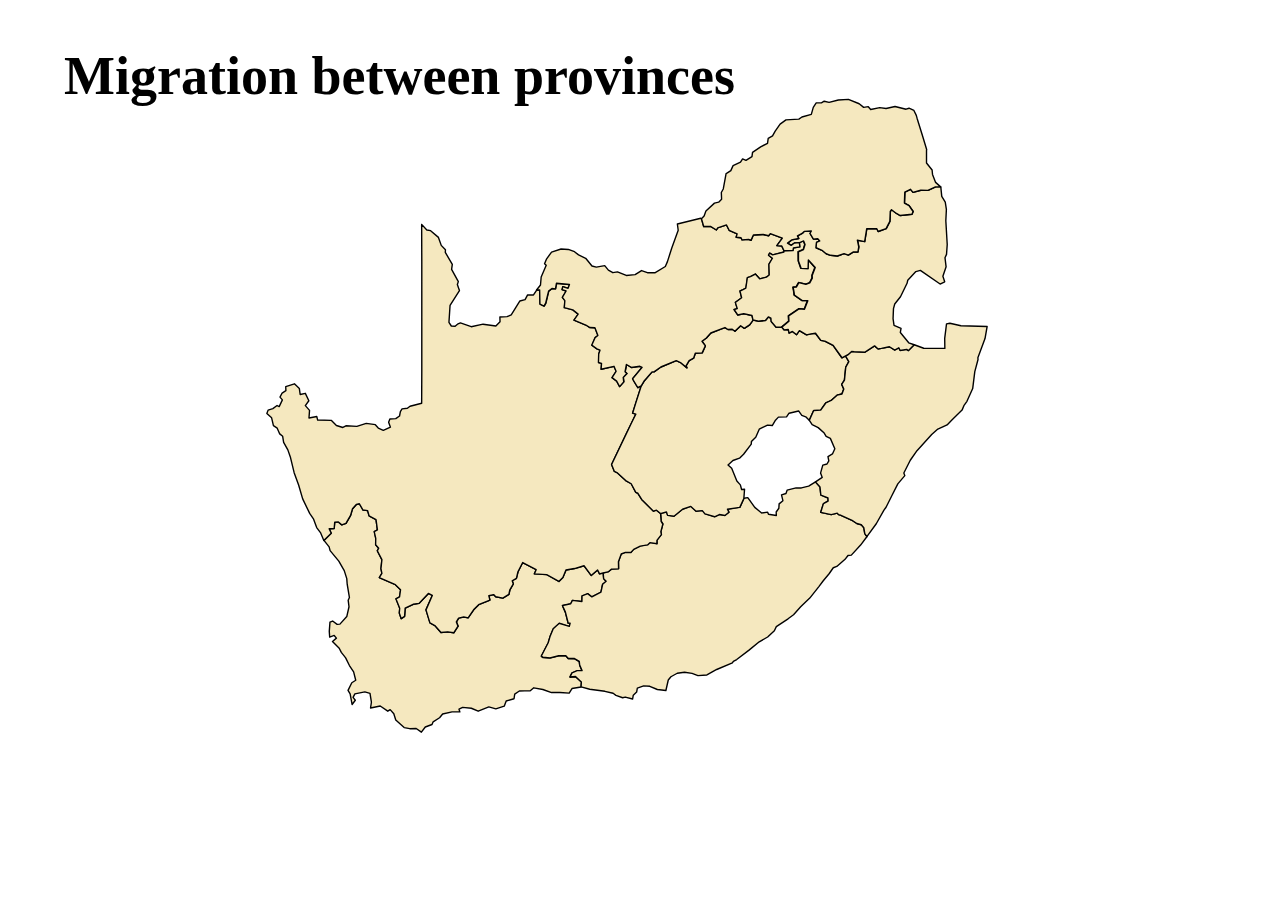
<file: demo-06-migration.html>
<html>

<head>
  <meta http-equiv="Content-Type" content="text/html;charset=utf-8"/ >
  <script src="./lib/d3.v3.min.js"></script>
  <link rel="stylesheet" href="./lib/migration-map.css">
</head>

<body onkeyup="parent.keyCode(event)"></body>
<div id="title" style="font-family: 'Trebuchet MS';">Migration between provinces</div>  

<script>
//SETTINGS
//specify data file
var DATA_FILE = "./data/ddf--datapoints--flow--by--province_from--province_to--gender--popgroup--agegroup.csv";
var PROPERTY_FILE = "./data/ddf--datapoints--flow-geo-proprties.csv";  
//specify where the map is  
var MAP_FILE = "./data/municipalities-blowup.svg";
//specify how data column "from" looks like
var FROM = "Province from";
//specify how data column "to" looks like
var TO = "Province to";
//specify how the column width data looks like
var FLOW = "Absolute flow";
// exclude the following "from" OR "to" entries from the data
var EXCLUDE = ["10", "98", "99"];
var PARTICLES_SHOW_WHEN_LESS_LINES_THAN = 100;
var PARTICLES_SHOW_FROM_START = true;
  
var MAX_ARROW_WIDTH = 10;
  
var FILTERS = {  
  "Population group": {
    "total": "All",
    "1": "Black African",
    "2": "Coloured",
    "3": "Indian or Asian",
    "4": "White"
  },
  "Sex": {
    "total": "All",
    "1": "Male",
    "2": "Female"
  },
  "Age group": {
    "total": "All",
    "1": "Children 0-14",
    "2": "Youth 15-34",
    "3": "Adults 35-64",
    "4": "Elderly 65+"
  }
};

// if want to pre-filter stuff like "Indian Children" it would look like this:
var UI_FILTERS = {
//  "Population group": "3",
//  "Sex": "total",
//  "Age group": "1"
};
var domReadyCallback = function(callback){
  d3.select("#world-group")
    .style("visibility", "hidden")
  
  d3.select("#municipality-group").selectAll("path")
    .style("opacity", 0)
  
  d3.select("#province-group").selectAll("path")
    .style("stroke", "black")
    .style("fill", "#f5e8bf")
    .style("stroke-width", 1);
  
  if(callback) callback();
};
  
var dataReadyCallback = function(callback){
  setTimeout(function(){
    d3.select("#province-group").selectAll("path")
      .transition().duration(1000)
      .attr("transform","translate(0,0)");
    
    setTimeout(function(){
      d3.select("#municipality-group").selectAll("g")
        .attr("transform","translate(0,0)");
      
      d3.select("#municipality-group").selectAll("path")
        .transition().duration(1000)
        .style("opacity", 1);
      
      setTimeout(function(){
        d3.select("#province-group").selectAll("path")
          .style("stroke", "hsl(198, 80%, 95%)")
          .transition().duration(1000)
          .style("fill", "white")
          .style("stroke-width", "3%");
          
          setTimeout(function(){
            if(callback) callback();
          },1000)
        
      },1000)
      
    },1200) 
    
  },1000)
  
};
  
</script>

<script src="./lib/migration-map.js"></script>
</html>
</file>
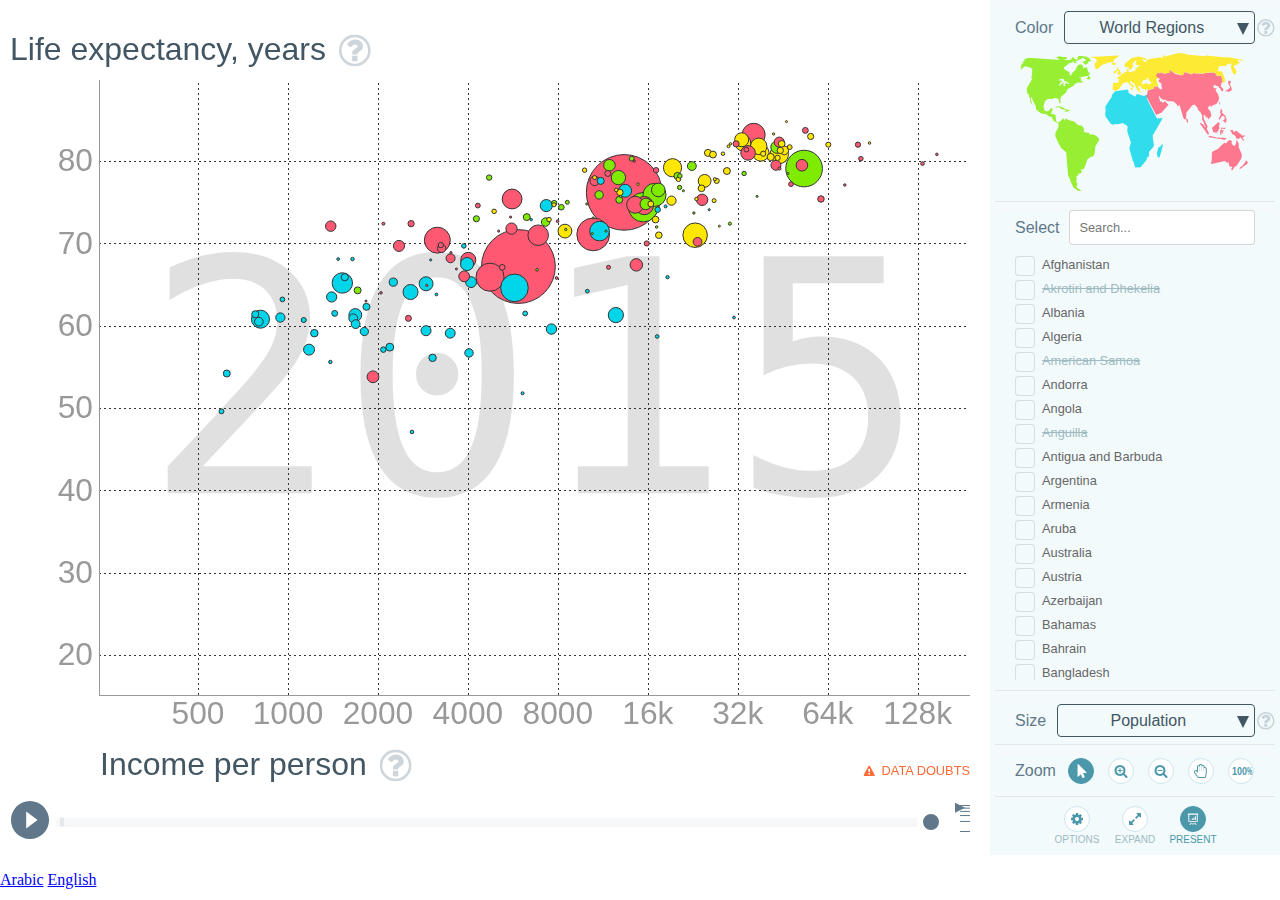
<file: demo-07-translations.html>
<!doctype html>
<html style="width:100%; height:100%; margin: 0 0 0 0;">

<head>
  <link rel="stylesheet" href="lib/vizabi/vizabi.css">
  <link rel="stylesheet" href="lib/vizabi/bubblechart.css">
  <script src="lib/d3.min.js"></script>
  <script src="lib/vizabi/vizabi.js"></script>
  <script src="lib/vizabi/vizabi-ddfcsv-reader.js"></script>
  <script src="lib/vizabi/bubblechart.js"></script>
  <script src="lib/vizabi/ConfigBubbleChart.js"></script>
</head>

<body style="width:100%; height:100%; margin: 0 0 0 0;" onkeyup="parent.keyCode(event)">
  <div id="placeholder" style="width:100%; height:95%; margin: 0 0 0 0;"></div>
  <p> <a style="cursor: pointer; color: blue; text-decoration: underline" onclick="setLocale('ar-SA')">Arabic</a> <a style="cursor: pointer; color: blue; text-decoration: underline" onclick="setLocale('en')">English</a></p>
  <script>
    var ddfReader = new DDFCsvReader.getDDFCsvReaderObject()
    Vizabi.Reader.extend("ddf", ddfReader);
    ConfigBubbleChart.locale = {
      "id": "en"
      , "filePath": "assets/translation/"
    };
    ConfigBubbleChart.data = {
      "reader": "ddf"
      , "path": "data/presentation_set/"
    };
    ConfigBubbleChart.ui = {
      presentation: true
    }
    var viz = Vizabi("BubbleChart", document.getElementById("placeholder"), ConfigBubbleChart);

    function setLocale(arg) {
      viz.model.locale.id = arg;
    }
  </script>
</body>

</html>
</file>
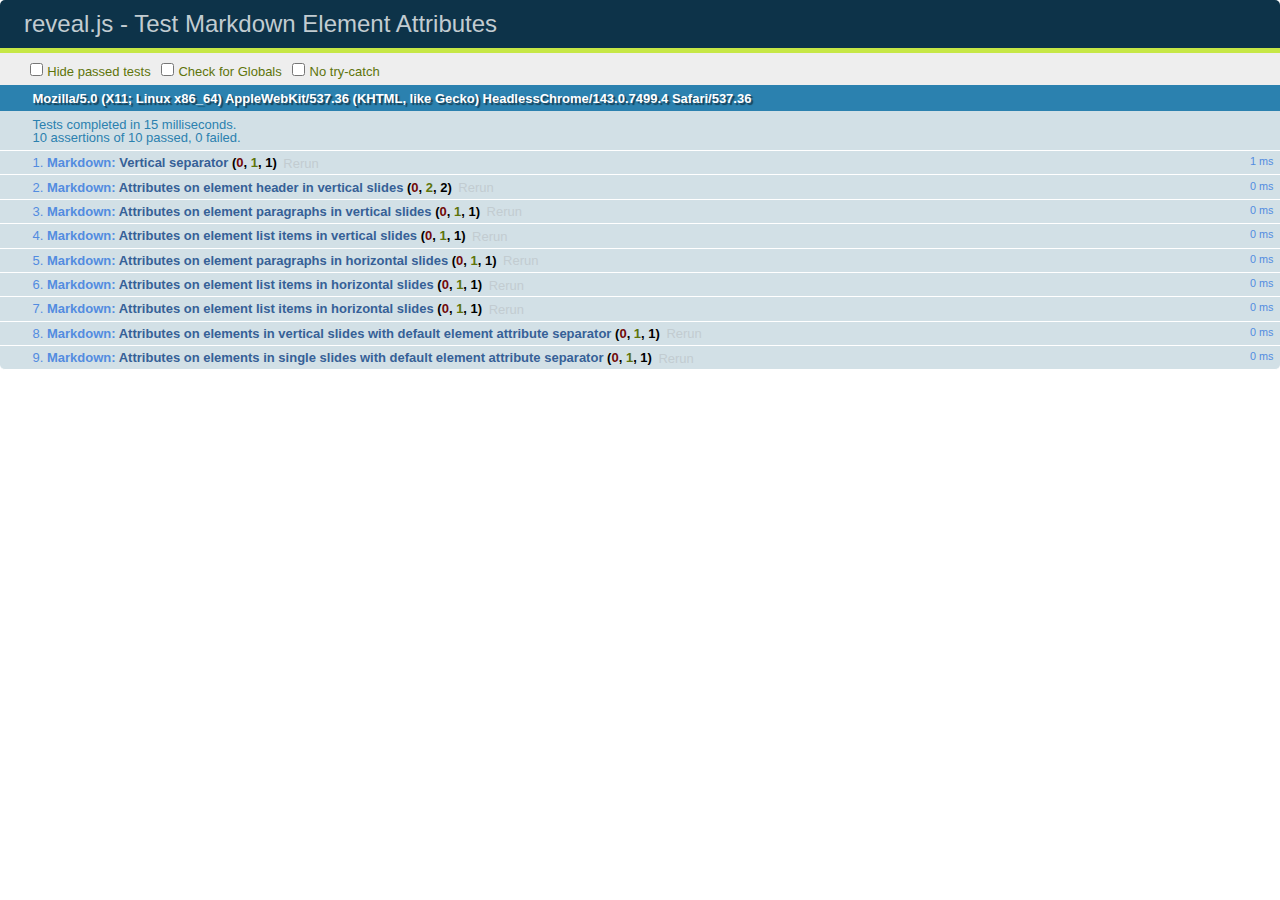
<file: test/test-markdown-element-attributes.html>
<!doctype html>
<html lang="en">

	<head>
		<meta charset="utf-8">

		<title>reveal.js - Test Markdown Element Attributes</title>

		<link rel="stylesheet" href="../css/reveal.css">
		<link rel="stylesheet" href="qunit-1.12.0.css">
	</head>

	<body style="overflow: auto;">

		<div id="qunit"></div>
		<div id="qunit-fixture"></div>

		<div class="reveal" style="display: none;">

			<div class="slides">

				<!-- <section data-markdown="example.md" data-separator="^\n\n\n" data-separator-vertical="^\n\n"></section> -->

				<!-- Slides are separated by newline + three dashes + newline, vertical slides identical but two dashes -->
				<section data-markdown data-separator="^\n---\n$" data-separator-vertical="^\n--\n$" data-element-attributes="{_\s*?([^}]+?)}">>
					<script type="text/template">
						## Slide 1.1
						<!-- {_class="fragment fade-out" data-fragment-index="1"} -->

						--

						## Slide 1.2
						<!-- {_class="fragment shrink"} -->

						Paragraph 1
						<!-- {_class="fragment grow"} -->

						Paragraph 2
						<!-- {_class="fragment grow"} -->

						- list item 1 <!-- {_class="fragment grow"} -->
						- list item 2 <!-- {_class="fragment grow"} -->
						- list item 3 <!-- {_class="fragment grow"} -->


						---

						## Slide 2


						Paragraph 1.2  
						multi-line <!-- {_class="fragment highlight-red"} -->

						Paragraph 2.2 <!-- {_class="fragment highlight-red"} -->

						Paragraph 2.3 <!-- {_class="fragment highlight-red"} -->

						Paragraph 2.4 <!-- {_class="fragment highlight-red"} -->

						- list item 1 <!-- {_class="fragment highlight-green"} -->
						- list item 2<!-- {_class="fragment highlight-green"} -->
						- list item 3<!-- {_class="fragment highlight-green"} -->
						- list item 4
						<!-- {_class="fragment highlight-green"} -->
						- list item 5<!-- {_class="fragment highlight-green"} -->

						Test

						![Example Picture](examples/assets/image2.png)
						<!-- {_class="reveal stretch"} -->

					</script>
				</section>



				<section 	data-markdown data-separator="^\n\n\n"
									data-separator-vertical="^\n\n"
									data-separator-notes="^Note:"
									data-charset="utf-8">
					<script type="text/template">
						# Test attributes in Markdown with default separator
						## Slide 1 Def <!-- .element: class="fragment highlight-red" data-fragment-index="1" -->


						## Slide 2 Def
						<!-- .element: class="fragment highlight-red" -->

					</script>
				</section>

				<section data-markdown>
				  <script type="text/template">
					## Hello world
					A paragraph
					<!-- .element: class="fragment highlight-blue" -->
				  </script>
				</section>

				<section data-markdown>
				  <script type="text/template">
					## Hello world

					Multiple  
					Line
					<!-- .element: class="fragment highlight-blue" -->
				  </script>
				</section>

				<section data-markdown>
				  <script type="text/template">
					## Hello world

					Test<!-- .element: class="fragment highlight-blue" -->

					More Test
				  </script>
				</section>


			</div>

		</div>

		<script src="../lib/js/head.min.js"></script>
		<script src="../js/reveal.js"></script>
		<script src="../plugin/markdown/marked.js"></script>
		<script src="../plugin/markdown/markdown.js"></script>
		<script src="qunit-1.12.0.js"></script>

		<script src="test-markdown-element-attributes.js"></script>

	</body>
</html>
</file>
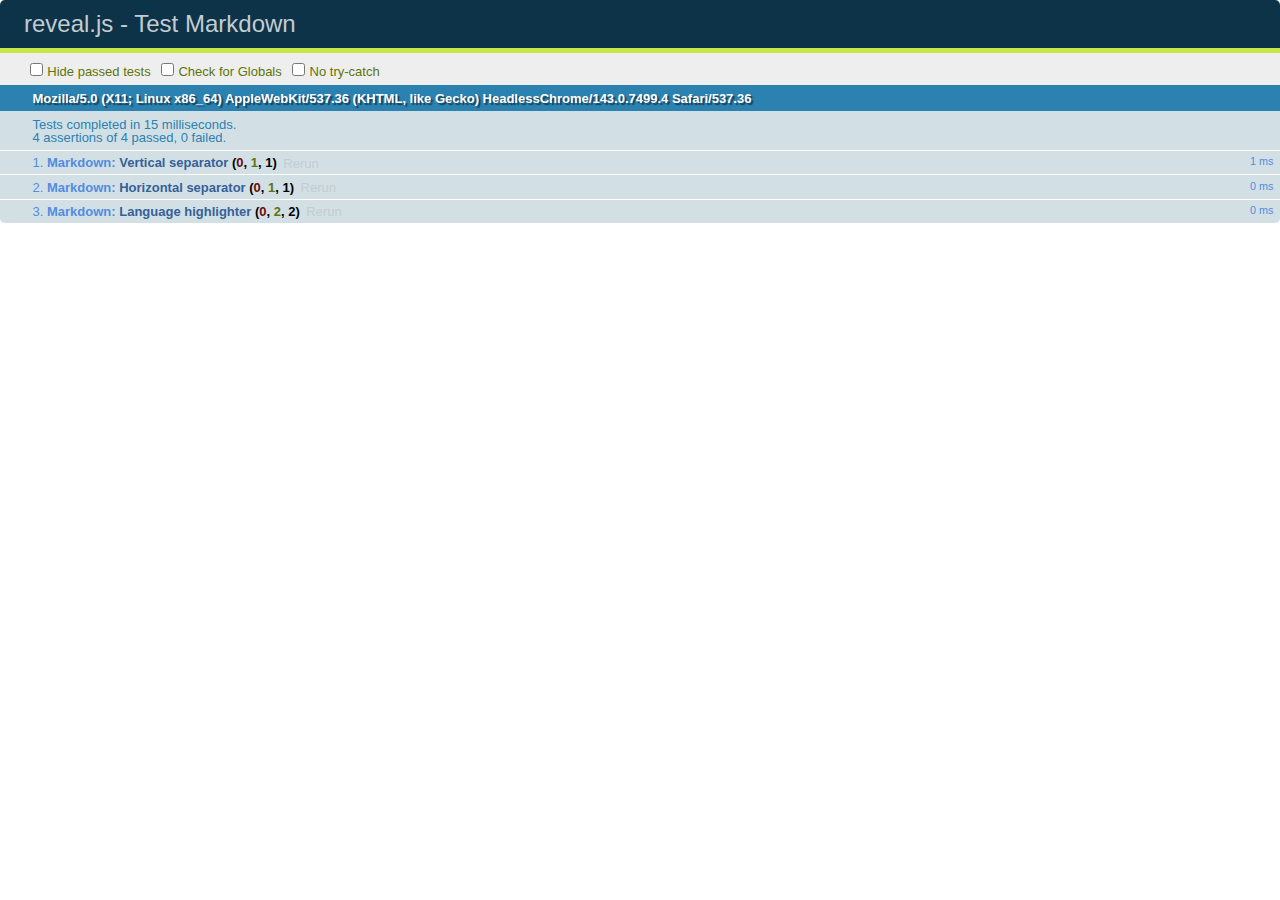
<file: test/test-markdown-external.html>
<!doctype html>
<html lang="en">

	<head>
		<meta charset="utf-8">

		<title>reveal.js - Test Markdown</title>

		<link rel="stylesheet" href="../css/reveal.css">
		<link rel="stylesheet" href="qunit-1.12.0.css">
	</head>

	<body style="overflow: auto;">

		<div id="qunit"></div>
  		<div id="qunit-fixture"></div>

		<div class="reveal" style="display: none;">

			<div class="slides">
				<section data-markdown="simple.md" data-separator="^\n\n\n" data-separator-vertical="^\n\n"></section>
			</div>

		</div>

		<script src="../lib/js/head.min.js"></script>
		<script src="../js/reveal.js"></script>
		<script src="../plugin/highlight/highlight.js"></script>
		<script src="../plugin/markdown/marked.js"></script>
		<script src="../plugin/markdown/markdown.js"></script>
		<script src="qunit-1.12.0.js"></script>

		<script src="test-markdown-external.js"></script>

	</body>
</html>
</file>
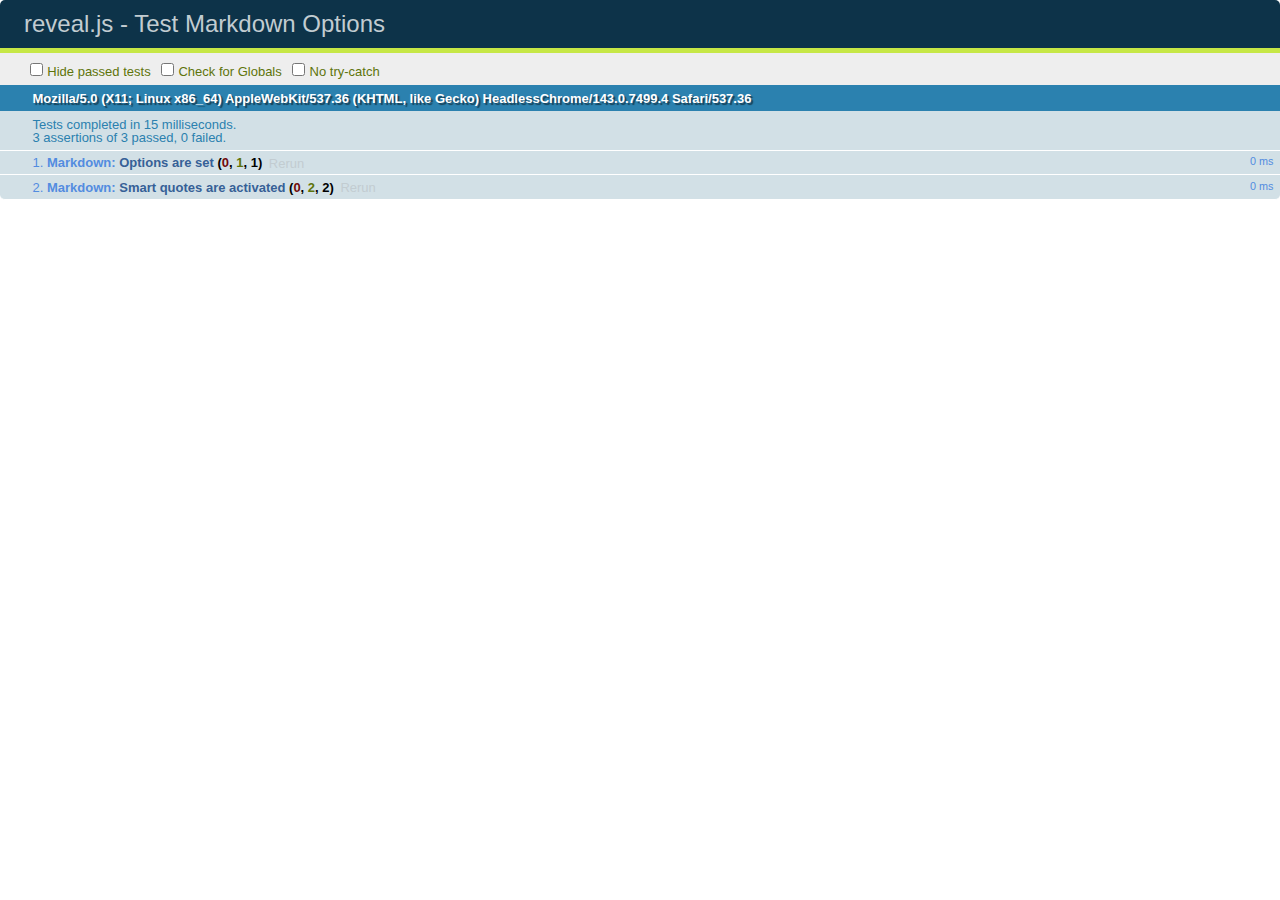
<file: test/test-markdown-options.html>
<!doctype html>
<html lang="en">

	<head>
		<meta charset="utf-8">

		<title>reveal.js - Test Markdown Options</title>

		<link rel="stylesheet" href="../css/reveal.css">
		<link rel="stylesheet" href="qunit-1.12.0.css">
	</head>

	<body style="overflow: auto;">

		<div id="qunit"></div>
		<div id="qunit-fixture"></div>

		<div class="reveal" style="display: none;">

			<div class="slides">

				<section data-markdown>
					<script type="text/template">
						## Testing Markdown Options

						This "slide" should contain 'smart' quotes.
					</script>
				</section>

			</div>

		</div>

		<script src="../lib/js/head.min.js"></script>
		<script src="../js/reveal.js"></script>
		<script src="qunit-1.12.0.js"></script>

		<script src="test-markdown-options.js"></script>

	</body>
</html>
</file>
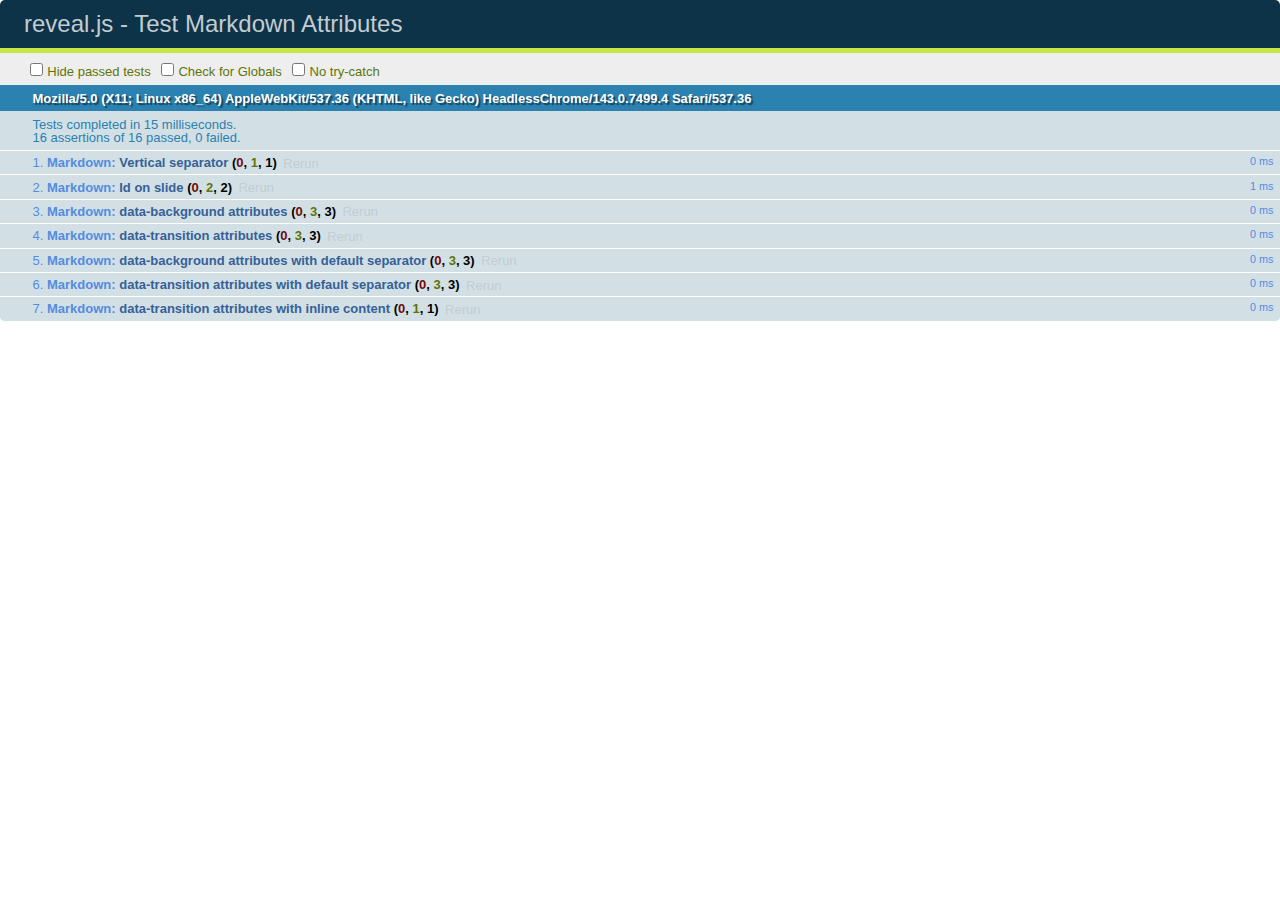
<file: test/test-markdown-slide-attributes.html>
<!doctype html>
<html lang="en">

	<head>
		<meta charset="utf-8">

		<title>reveal.js - Test Markdown Attributes</title>

		<link rel="stylesheet" href="../css/reveal.css">
		<link rel="stylesheet" href="qunit-1.12.0.css">
	</head>

	<body style="overflow: auto;">

		<div id="qunit"></div>
		<div id="qunit-fixture"></div>

		<div class="reveal" style="display: none;">

			<div class="slides">

				<!-- <section data-markdown="example.md" data-separator="^\n\n\n" data-separator-vertical="^\n\n"></section> -->

				<!-- Slides are separated by three lines, vertical slides by two lines, attributes are one any line starting with (spaces and) two dashes -->
				<section 	data-markdown data-separator="^\n\n\n"
									data-separator-vertical="^\n\n"
									data-separator-notes="^Note:"
									data-attributes="--\s(.*?)$"
									data-charset="utf-8">
					<script type="text/template">
						# Test attributes in Markdown
						## Slide 1



						## Slide 2
						<!-- -- id="slide2" data-transition="zoom" data-background="#A0C66B" -->


						## Slide 2.1
						<!-- -- data-background="#ff0000" data-transition="fade" -->


						## Slide 2.2
						[Link to Slide2](#/slide2)



						## Slide 3
						<!-- -- data-transition="zoom" data-background="#C6916B" -->



						## Slide 4
					</script>
				</section>

				<section 	data-markdown data-separator="^\n\n\n"
									data-separator-vertical="^\n\n"
									data-separator-notes="^Note:"
									data-charset="utf-8">
					<script type="text/template">
						# Test attributes in Markdown with default separator
						## Slide 1 Def



						## Slide 2 Def
						<!-- .slide: id="slide2def" data-transition="concave" data-background="#A7C66B" -->


						## Slide 2.1 Def
						<!-- .slide: data-background="#f70000" data-transition="page" -->


						## Slide 2.2 Def
						[Link to Slide2](#/slide2def)



						## Slide 3 Def
						<!-- .slide: data-transition="concave" data-background="#C7916B" -->



						## Slide 4
					</script>
				</section>

				<section data-markdown>
					<script type="text/template">
						<!-- .slide: data-background="#ff0000" -->
						## Hello world
					</script>
				</section>

				<section data-markdown>
					<script type="text/template">
						## Hello world
						<!-- .slide: data-background="#ff0000" -->
					</script>
				</section>

				<section data-markdown>
					<script type="text/template">
						## Hello world

						Test
						<!-- .slide: data-background="#ff0000" -->

						More Test
					</script>
				</section>

			</div>

		</div>

		<script src="../lib/js/head.min.js"></script>
		<script src="../js/reveal.js"></script>
		<script src="../plugin/markdown/marked.js"></script>
		<script src="../plugin/markdown/markdown.js"></script>
		<script src="qunit-1.12.0.js"></script>

		<script src="test-markdown-slide-attributes.js"></script>

	</body>
</html>
</file>
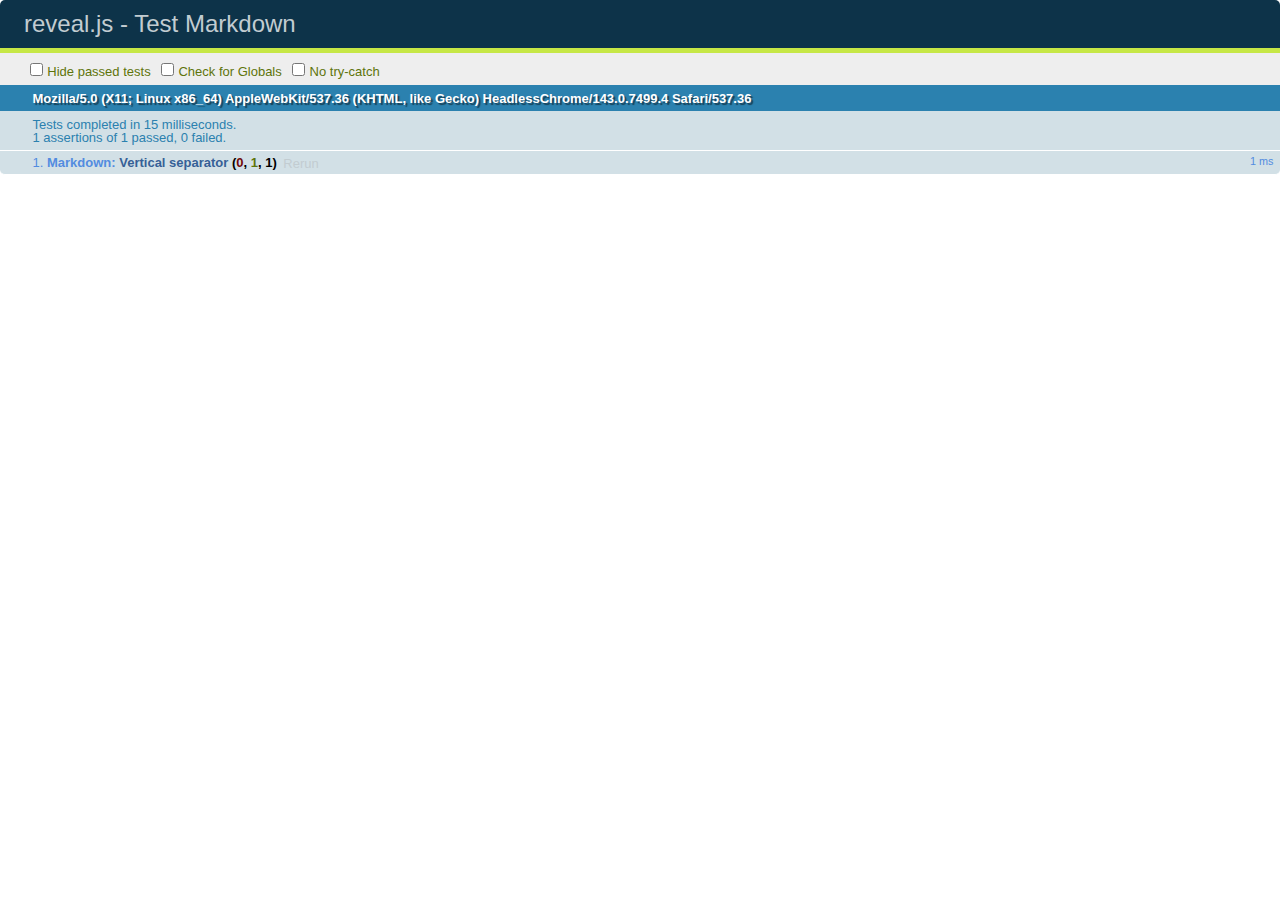
<file: test/test-markdown.html>
<!doctype html>
<html lang="en">

	<head>
		<meta charset="utf-8">

		<title>reveal.js - Test Markdown</title>

		<link rel="stylesheet" href="../css/reveal.css">
		<link rel="stylesheet" href="qunit-1.12.0.css">
	</head>

	<body style="overflow: auto;">

		<div id="qunit"></div>
		<div id="qunit-fixture"></div>

		<div class="reveal" style="display: none;">

			<div class="slides">

				<!-- <section data-markdown="example.md" data-separator="^\n\n\n" data-separator-vertical="^\n\n"></section> -->

				<!-- Slides are separated by newline + three dashes + newline, vertical slides identical but two dashes -->
				<section data-markdown data-separator="^\n---\n$" data-separator-vertical="^\n--\n$">
					<script type="text/template">
						## Slide 1.1

						--

						## Slide 1.2

						---

						## Slide 2
					</script>
				</section>

			</div>

		</div>

		<script src="../lib/js/head.min.js"></script>
		<script src="../js/reveal.js"></script>
		<script src="../plugin/markdown/marked.js"></script>
		<script src="../plugin/markdown/markdown.js"></script>
		<script src="qunit-1.12.0.js"></script>

		<script src="test-markdown.js"></script>

	</body>
</html>
</file>
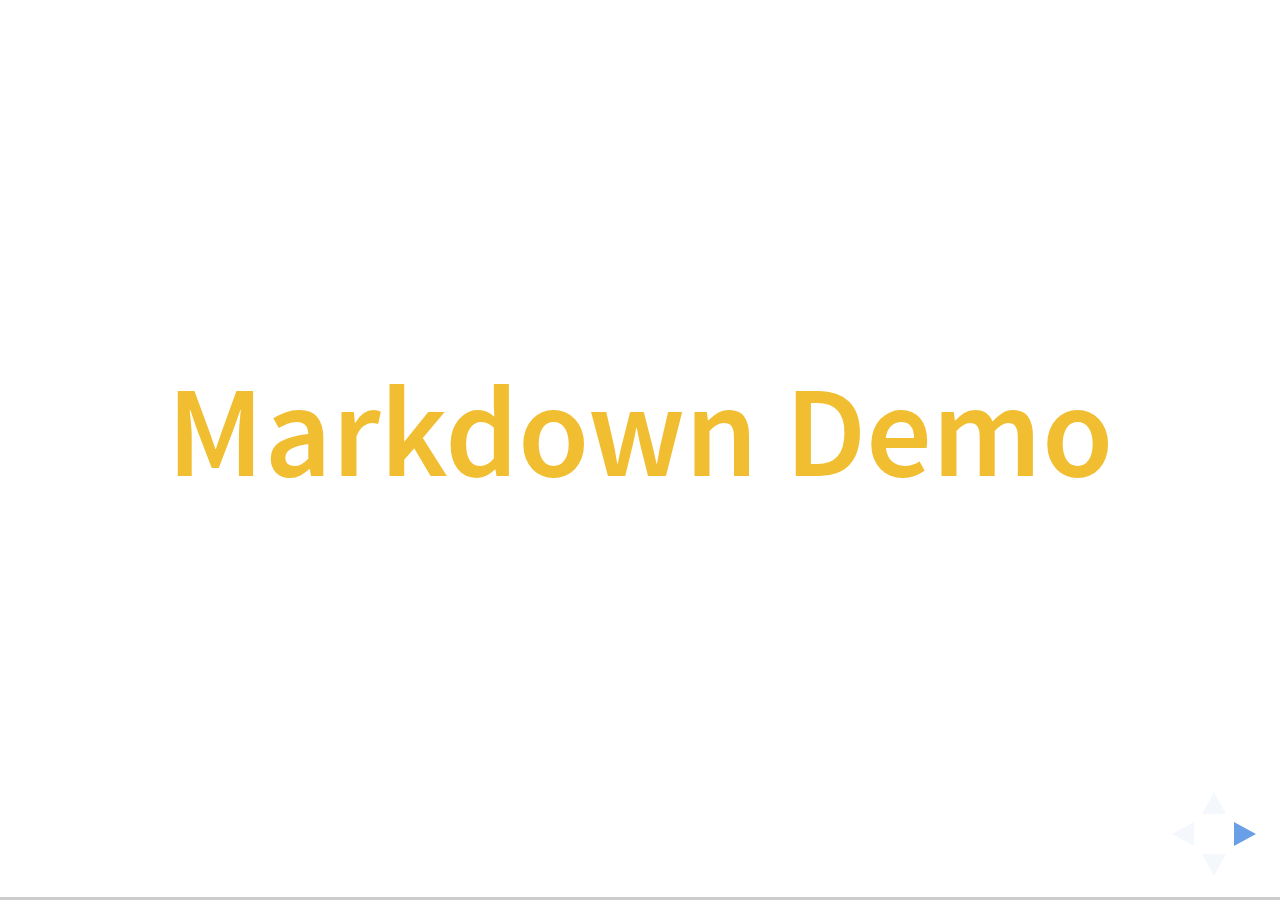
<file: plugin/markdown/example.html>
<!doctype html>
<html lang="en">

	<head>
		<meta charset="utf-8">

		<title>reveal.js - Markdown Demo</title>

		<link rel="stylesheet" href="../../css/reveal.css">
		<link rel="stylesheet" href="../../css/theme/white.css" id="theme">

        <link rel="stylesheet" href="../../lib/css/zenburn.css">
	</head>

	<body>

		<div class="reveal">

			<div class="slides">

                <!-- Use external markdown resource, separate slides by three newlines; vertical slides by two newlines -->
                <section data-markdown="example.md" data-separator="^\n\n\n" data-separator-vertical="^\n\n"></section>

                <!-- Slides are separated by three dashes (quick 'n dirty regular expression) -->
                <section data-markdown data-separator="---">
                    <script type="text/template">
                        ## Demo 1
                        Slide 1
                        ---
                        ## Demo 1
                        Slide 2
                        ---
                        ## Demo 1
                        Slide 3
                    </script>
                </section>

                <!-- Slides are separated by newline + three dashes + newline, vertical slides identical but two dashes -->
                <section data-markdown data-separator="^\n---\n$" data-separator-vertical="^\n--\n$">
                    <script type="text/template">
                        ## Demo 2
                        Slide 1.1

                        --

                        ## Demo 2
                        Slide 1.2

                        ---

                        ## Demo 2
                        Slide 2
                    </script>
                </section>

                <!-- No "extra" slides, since there are no separators defined (so they'll become horizontal rulers) -->
                <section data-markdown>
                    <script type="text/template">
                        A

                        ---

                        B

                        ---

                        C
                    </script>
                </section>

                <!-- Slide attributes -->
                <section data-markdown>
                    <script type="text/template">
                        <!-- .slide: data-background="#000000" -->
                        ## Slide attributes
                    </script>
                </section>

                <!-- Element attributes -->
                <section data-markdown>
                    <script type="text/template">
                        ## Element attributes
                        - Item 1 <!-- .element: class="fragment" data-fragment-index="2" -->
                        - Item 2 <!-- .element: class="fragment" data-fragment-index="1" -->
                    </script>
                </section>

                <!-- Code -->
                <section data-markdown>
                    <script type="text/template">
                        ```php
                        public function foo()
                        {
                            $foo = array(
                                'bar' => 'bar'
                            )
                        }
                        ```
                    </script>
                </section>

            </div>
		</div>

		<script src="../../lib/js/head.min.js"></script>
		<script src="../../js/reveal.js"></script>

		<script>

			Reveal.initialize({
				controls: true,
				progress: true,
				history: true,
				center: true,

				// Optional libraries used to extend on reveal.js
				dependencies: [
					{ src: '../../lib/js/classList.js', condition: function() { return !document.body.classList; } },
					{ src: 'marked.js', condition: function() { return !!document.querySelector( '[data-markdown]' ); } },
                    { src: 'markdown.js', condition: function() { return !!document.querySelector( '[data-markdown]' ); } },
                    { src: '../highlight/highlight.js', async: true, callback: function() { hljs.initHighlightingOnLoad(); } },
					{ src: '../notes/notes.js' }
				]
			});

		</script>

	</body>
</html>
</file>
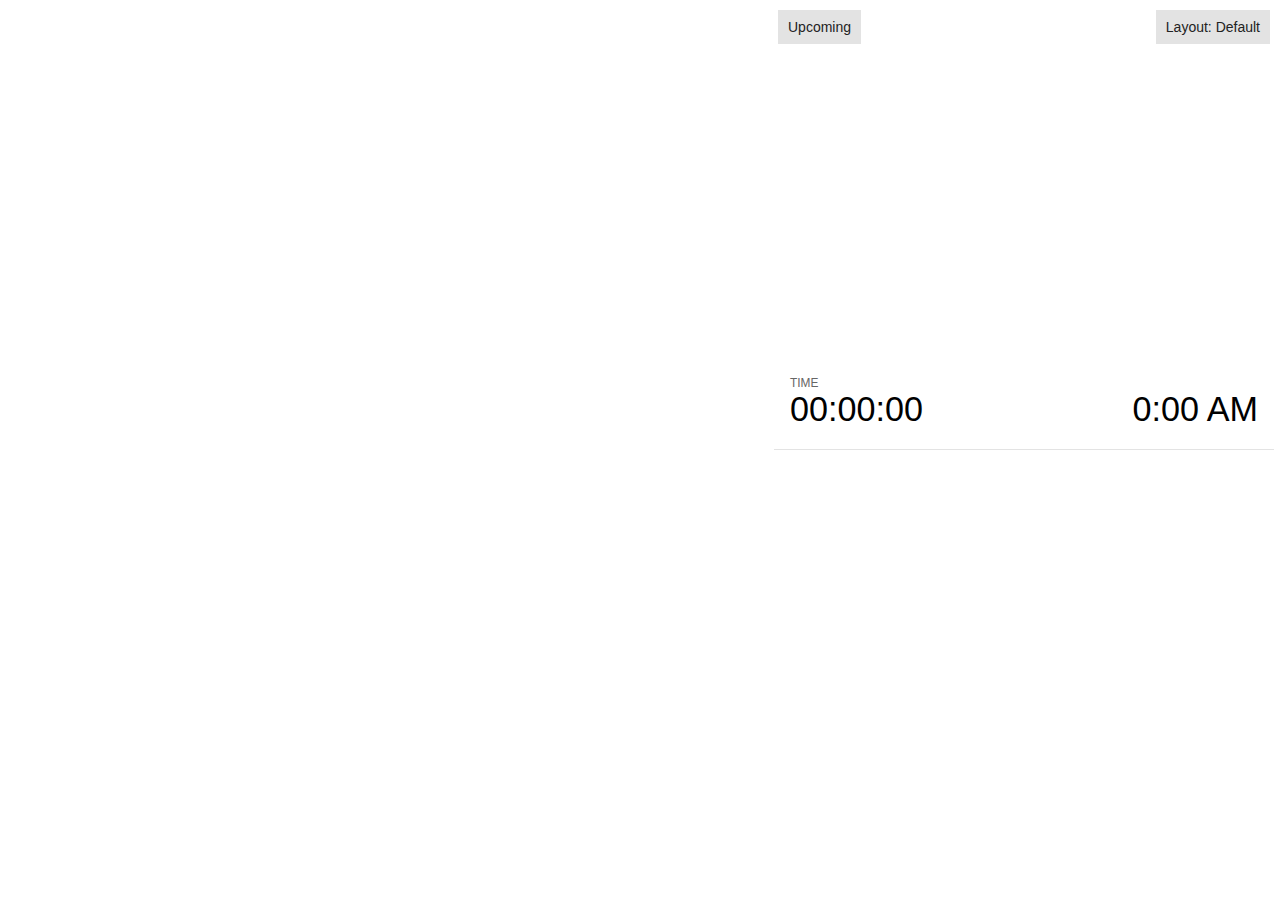
<file: plugin/notes/notes.html>
<!doctype html>
<html lang="en">
	<head>
		<meta charset="utf-8">

		<title>reveal.js - Slide Notes</title>

		<style>
			body {
				font-family: Helvetica;
				font-size: 18px;
			}

			#current-slide,
			#upcoming-slide,
			#speaker-controls {
				padding: 6px;
				box-sizing: border-box;
				-moz-box-sizing: border-box;
			}

			#current-slide iframe,
			#upcoming-slide iframe {
				width: 100%;
				height: 100%;
				border: 1px solid #ddd;
			}

			#current-slide .label,
			#upcoming-slide .label {
				position: absolute;
				top: 10px;
				left: 10px;
				z-index: 2;
			}

			.overlay-element {
				height: 34px;
				line-height: 34px;
				padding: 0 10px;
				text-shadow: none;
				background: rgba( 220, 220, 220, 0.8 );
				color: #222;
				font-size: 14px;
			}

			.overlay-element.interactive:hover {
				background: rgba( 220, 220, 220, 1 );
			}

			#current-slide {
				position: absolute;
				width: 60%;
				height: 100%;
				top: 0;
				left: 0;
				padding-right: 0;
			}

			#upcoming-slide {
				position: absolute;
				width: 40%;
				height: 40%;
				right: 0;
				top: 0;
			}

			/* Speaker controls */
			#speaker-controls {
				position: absolute;
				top: 40%;
				right: 0;
				width: 40%;
				height: 60%;
				overflow: auto;
				font-size: 18px;
			}

				.speaker-controls-time.hidden,
				.speaker-controls-notes.hidden {
					display: none;
				}

				.speaker-controls-time .label,
				.speaker-controls-notes .label {
					text-transform: uppercase;
					font-weight: normal;
					font-size: 0.66em;
					color: #666;
					margin: 0;
				}

				.speaker-controls-time {
					border-bottom: 1px solid rgba( 200, 200, 200, 0.5 );
					margin-bottom: 10px;
					padding: 10px 16px;
					padding-bottom: 20px;
					cursor: pointer;
				}

				.speaker-controls-time .reset-button {
					opacity: 0;
					float: right;
					color: #666;
					text-decoration: none;
				}
				.speaker-controls-time:hover .reset-button {
					opacity: 1;
				}

				.speaker-controls-time .timer,
				.speaker-controls-time .clock {
					width: 50%;
					font-size: 1.9em;
				}

				.speaker-controls-time .timer {
					float: left;
				}

				.speaker-controls-time .clock {
					float: right;
					text-align: right;
				}

				.speaker-controls-time span.mute {
					color: #bbb;
				}

				.speaker-controls-notes {
					padding: 10px 16px;
				}

				.speaker-controls-notes .value {
					margin-top: 5px;
					line-height: 1.4;
					font-size: 1.2em;
				}

			/* Layout selector */
			#speaker-layout {
				position: absolute;
				top: 10px;
				right: 10px;
				color: #222;
				z-index: 10;
			}
				#speaker-layout select {
					position: absolute;
					width: 100%;
					height: 100%;
					top: 0;
					left: 0;
					border: 0;
					box-shadow: 0;
					cursor: pointer;
					opacity: 0;

					font-size: 1em;
					background-color: transparent;

					-moz-appearance: none;
					-webkit-appearance: none;
					-webkit-tap-highlight-color: rgba(0, 0, 0, 0);
				}

				#speaker-layout select:focus {
					outline: none;
					box-shadow: none;
				}

			.clear {
				clear: both;
			}

			/* Speaker layout: Wide */
			body[data-speaker-layout="wide"] #current-slide,
			body[data-speaker-layout="wide"] #upcoming-slide {
				width: 50%;
				height: 45%;
				padding: 6px;
			}

			body[data-speaker-layout="wide"] #current-slide {
				top: 0;
				left: 0;
			}

			body[data-speaker-layout="wide"] #upcoming-slide {
				top: 0;
				left: 50%;
			}

			body[data-speaker-layout="wide"] #speaker-controls {
				top: 45%;
				left: 0;
				width: 100%;
				height: 50%;
				font-size: 1.25em;
			}

			/* Speaker layout: Tall */
			body[data-speaker-layout="tall"] #current-slide,
			body[data-speaker-layout="tall"] #upcoming-slide {
				width: 45%;
				height: 50%;
				padding: 6px;
			}

			body[data-speaker-layout="tall"] #current-slide {
				top: 0;
				left: 0;
			}

			body[data-speaker-layout="tall"] #upcoming-slide {
				top: 50%;
				left: 0;
			}

			body[data-speaker-layout="tall"] #speaker-controls {
				padding-top: 40px;
				top: 0;
				left: 45%;
				width: 55%;
				height: 100%;
				font-size: 1.25em;
			}

			/* Speaker layout: Notes only */
			body[data-speaker-layout="notes-only"] #current-slide,
			body[data-speaker-layout="notes-only"] #upcoming-slide {
				display: none;
			}

			body[data-speaker-layout="notes-only"] #speaker-controls {
				padding-top: 40px;
				top: 0;
				left: 0;
				width: 100%;
				height: 100%;
				font-size: 1.25em;
			}

			@media screen and (max-width: 1080px) {
				body[data-speaker-layout="default"] #speaker-controls {
					font-size: 16px;
				}
			}

			@media screen and (max-width: 900px) {
				body[data-speaker-layout="default"] #speaker-controls {
					font-size: 14px;
				}
			}

			@media screen and (max-width: 800px) {
				body[data-speaker-layout="default"] #speaker-controls {
					font-size: 12px;
				}
			}

		</style>
	</head>

	<body>

		<div id="current-slide"></div>
		<div id="upcoming-slide"><span class="overlay-element label">Upcoming</span></div>
		<div id="speaker-controls">
			<div class="speaker-controls-time">
				<h4 class="label">Time <span class="reset-button">Click to Reset</span></h4>
				<div class="clock">
					<span class="clock-value">0:00 AM</span>
				</div>
				<div class="timer">
					<span class="hours-value">00</span><span class="minutes-value">:00</span><span class="seconds-value">:00</span>
				</div>
				<div class="clear"></div>
			</div>

			<div class="speaker-controls-notes hidden">
				<h4 class="label">Notes</h4>
				<div class="value"></div>
			</div>
		</div>
		<div id="speaker-layout" class="overlay-element interactive">
			<span class="speaker-layout-label"></span>
			<select class="speaker-layout-dropdown"></select>
		</div>

		<script src="../../plugin/markdown/marked.js"></script>
		<script>

			(function() {

				var notes,
					notesValue,
					currentState,
					currentSlide,
					upcomingSlide,
					layoutLabel,
					layoutDropdown,
					connected = false;

				var SPEAKER_LAYOUTS = {
					'default': 'Default',
					'wide': 'Wide',
					'tall': 'Tall',
					'notes-only': 'Notes only'
				};

				setupLayout();

				window.addEventListener( 'message', function( event ) {

					var data = JSON.parse( event.data );

					// The overview mode is only useful to the reveal.js instance
					// where navigation occurs so we don't sync it
					if( data.state ) delete data.state.overview;

					// Messages sent by the notes plugin inside of the main window
					if( data && data.namespace === 'reveal-notes' ) {
						if( data.type === 'connect' ) {
							handleConnectMessage( data );
						}
						else if( data.type === 'state' ) {
							handleStateMessage( data );
						}
					}
					// Messages sent by the reveal.js inside of the current slide preview
					else if( data && data.namespace === 'reveal' ) {
						if( /ready/.test( data.eventName ) ) {
							// Send a message back to notify that the handshake is complete
							window.opener.postMessage( JSON.stringify({ namespace: 'reveal-notes', type: 'connected'} ), '*' );
						}
						else if( /slidechanged|fragmentshown|fragmenthidden|paused|resumed/.test( data.eventName ) && currentState !== JSON.stringify( data.state ) ) {

							window.opener.postMessage( JSON.stringify({ method: 'setState', args: [ data.state ]} ), '*' );

						}
					}

				} );

				/**
				 * Called when the main window is trying to establish a
				 * connection.
				 */
				function handleConnectMessage( data ) {

					if( connected === false ) {
						connected = true;

						setupIframes( data );
						setupKeyboard();
						setupNotes();
						setupTimer();
					}

				}

				/**
				 * Called when the main window sends an updated state.
				 */
				function handleStateMessage( data ) {

					// Store the most recently set state to avoid circular loops
					// applying the same state
					currentState = JSON.stringify( data.state );

					// No need for updating the notes in case of fragment changes
					if ( data.notes ) {
						notes.classList.remove( 'hidden' );
						notesValue.style.whiteSpace = data.whitespace;
						if( data.markdown ) {
							notesValue.innerHTML = marked( data.notes );
						}
						else {
							notesValue.innerHTML = data.notes;
						}
					}
					else {
						notes.classList.add( 'hidden' );
					}

					// Update the note slides
					currentSlide.contentWindow.postMessage( JSON.stringify({ method: 'setState', args: [ data.state ] }), '*' );
					upcomingSlide.contentWindow.postMessage( JSON.stringify({ method: 'setState', args: [ data.state ] }), '*' );
					upcomingSlide.contentWindow.postMessage( JSON.stringify({ method: 'next' }), '*' );

				}

				// Limit to max one state update per X ms
				handleStateMessage = debounce( handleStateMessage, 200 );

				/**
				 * Forward keyboard events to the current slide window.
				 * This enables keyboard events to work even if focus
				 * isn't set on the current slide iframe.
				 */
				function setupKeyboard() {

					document.addEventListener( 'keydown', function( event ) {
						currentSlide.contentWindow.postMessage( JSON.stringify({ method: 'triggerKey', args: [ event.keyCode ] }), '*' );
					} );

				}

				/**
				 * Creates the preview iframes.
				 */
				function setupIframes( data ) {

					var params = [
						'receiver',
						'progress=false',
						'history=false',
						'transition=none',
						'autoSlide=0',
						'backgroundTransition=none'
					].join( '&' );

					var urlSeparator = /\?/.test(data.url) ? '&' : '?';
					var hash = '#/' + data.state.indexh + '/' + data.state.indexv;
					var currentURL = data.url + urlSeparator + params + '&postMessageEvents=true' + hash;
					var upcomingURL = data.url + urlSeparator + params + '&controls=false' + hash;

					currentSlide = document.createElement( 'iframe' );
					currentSlide.setAttribute( 'width', 1280 );
					currentSlide.setAttribute( 'height', 1024 );
					currentSlide.setAttribute( 'src', currentURL );
					document.querySelector( '#current-slide' ).appendChild( currentSlide );

					upcomingSlide = document.createElement( 'iframe' );
					upcomingSlide.setAttribute( 'width', 640 );
					upcomingSlide.setAttribute( 'height', 512 );
					upcomingSlide.setAttribute( 'src', upcomingURL );
					document.querySelector( '#upcoming-slide' ).appendChild( upcomingSlide );

				}

				/**
				 * Setup the notes UI.
				 */
				function setupNotes() {

					notes = document.querySelector( '.speaker-controls-notes' );
					notesValue = document.querySelector( '.speaker-controls-notes .value' );

				}

				/**
				 * Create the timer and clock and start updating them
				 * at an interval.
				 */
				function setupTimer() {

					var start = new Date(),
						timeEl = document.querySelector( '.speaker-controls-time' ),
						clockEl = timeEl.querySelector( '.clock-value' ),
						hoursEl = timeEl.querySelector( '.hours-value' ),
						minutesEl = timeEl.querySelector( '.minutes-value' ),
						secondsEl = timeEl.querySelector( '.seconds-value' );

					function _updateTimer() {

						var diff, hours, minutes, seconds,
							now = new Date();

						diff = now.getTime() - start.getTime();
						hours = Math.floor( diff / ( 1000 * 60 * 60 ) );
						minutes = Math.floor( ( diff / ( 1000 * 60 ) ) % 60 );
						seconds = Math.floor( ( diff / 1000 ) % 60 );

						clockEl.innerHTML = now.toLocaleTimeString( 'en-US', { hour12: true, hour: '2-digit', minute:'2-digit' } );
						hoursEl.innerHTML = zeroPadInteger( hours );
						hoursEl.className = hours > 0 ? '' : 'mute';
						minutesEl.innerHTML = ':' + zeroPadInteger( minutes );
						minutesEl.className = minutes > 0 ? '' : 'mute';
						secondsEl.innerHTML = ':' + zeroPadInteger( seconds );

					}

					// Update once directly
					_updateTimer();

					// Then update every second
					setInterval( _updateTimer, 1000 );

					timeEl.addEventListener( 'click', function() {
						start = new Date();
						_updateTimer();
						return false;
					} );

				}

				/**
				 * Sets up the speaker view layout and layout selector.
				 */
				function setupLayout() {

					layoutDropdown = document.querySelector( '.speaker-layout-dropdown' );
					layoutLabel = document.querySelector( '.speaker-layout-label' );

					// Render the list of available layouts
					for( var id in SPEAKER_LAYOUTS ) {
						var option = document.createElement( 'option' );
						option.setAttribute( 'value', id );
						option.textContent = SPEAKER_LAYOUTS[ id ];
						layoutDropdown.appendChild( option );
					}

					// Monitor the dropdown for changes
					layoutDropdown.addEventListener( 'change', function( event ) {

						setLayout( layoutDropdown.value );

					}, false );

					// Restore any currently persisted layout
					setLayout( getLayout() );

				}

				/**
				 * Sets a new speaker view layout. The layout is persisted
				 * in local storage.
				 */
				function setLayout( value ) {

					var title = SPEAKER_LAYOUTS[ value ];

					layoutLabel.innerHTML = 'Layout' + ( title ? ( ': ' + title ) : '' );
					layoutDropdown.value = value;

					document.body.setAttribute( 'data-speaker-layout', value );

					// Persist locally
					if( window.localStorage ) {
						window.localStorage.setItem( 'reveal-speaker-layout', value );
					}

				}

				/**
				 * Returns the ID of the most recently set speaker layout
				 * or our default layout if none has been set.
				 */
				function getLayout() {

					if( window.localStorage ) {
						var layout = window.localStorage.getItem( 'reveal-speaker-layout' );
						if( layout ) {
							return layout;
						}
					}

					// Default to the first record in the layouts hash
					for( var id in SPEAKER_LAYOUTS ) {
						return id;
					}

				}

				function zeroPadInteger( num ) {

					var str = '00' + parseInt( num );
					return str.substring( str.length - 2 );

				}

				/**
				 * Limits the frequency at which a function can be called.
				 */
				function debounce( fn, ms ) {

					var lastTime = 0,
						timeout;

					return function() {

						var args = arguments;
						var context = this;

						clearTimeout( timeout );

						var timeSinceLastCall = Date.now() - lastTime;
						if( timeSinceLastCall > ms ) {
							fn.apply( context, args );
							lastTime = Date.now();
						}
						else {
							timeout = setTimeout( function() {
								fn.apply( context, args );
								lastTime = Date.now();
							}, ms - timeSinceLastCall );
						}

					}

				}

			})();

		</script>
	</body>
</html>
</file>
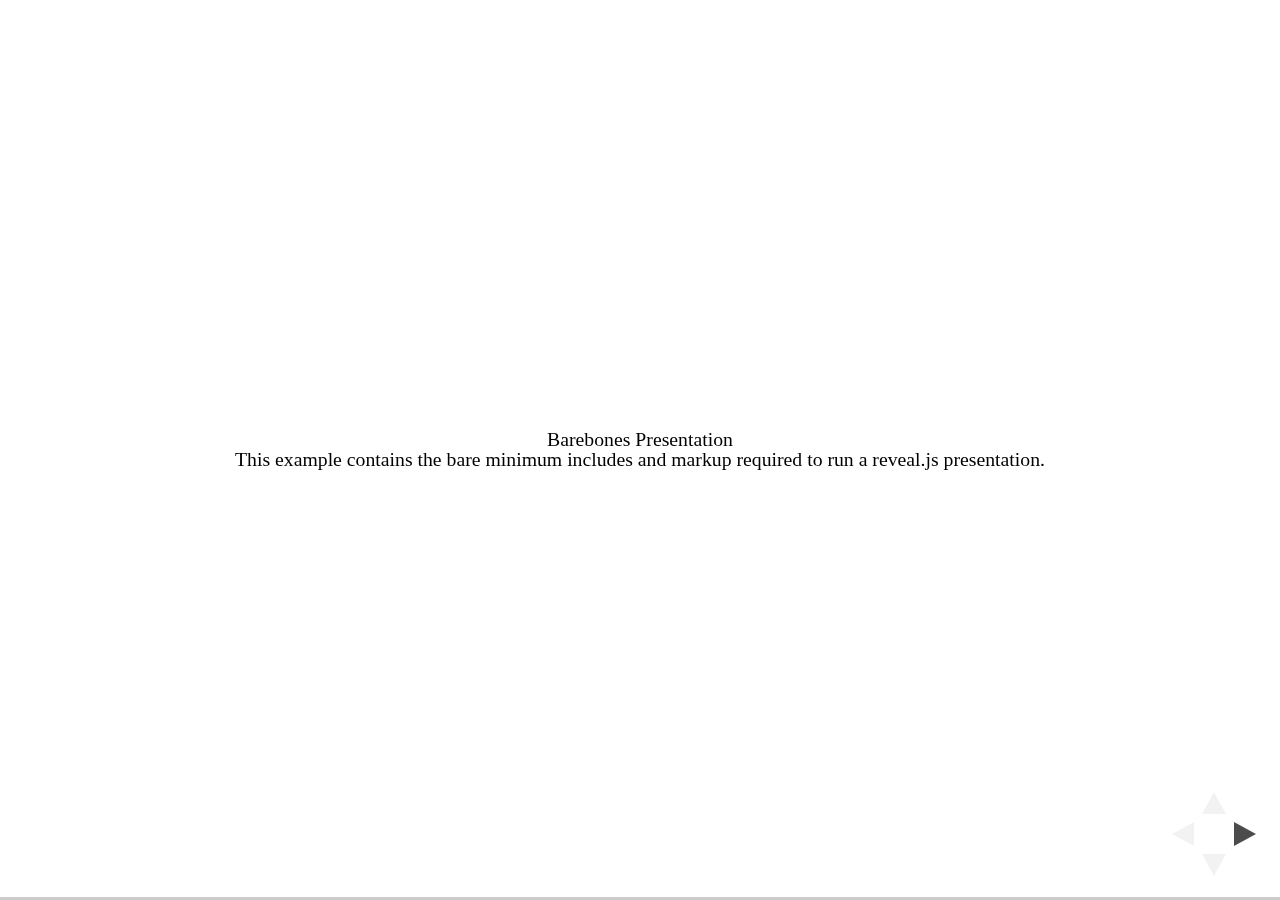
<file: test/examples/barebones.html>
<!doctype html>
<html lang="en">

	<head>
		<meta charset="utf-8">

		<title>reveal.js - Barebones</title>

		<link rel="stylesheet" href="../../css/reveal.css">
	</head>

	<body>

		<div class="reveal">

			<div class="slides">

				<section>
					<h2>Barebones Presentation</h2>
					<p>This example contains the bare minimum includes and markup required to run a reveal.js presentation.</p>
				</section>

				<section>
					<h2>No Theme</h2>
					<p>There's no theme included, so it will fall back on browser defaults.</p>
				</section>

			</div>

		</div>

		<script src="../../js/reveal.js"></script>

		<script>

			Reveal.initialize();

		</script>

	</body>
</html>
</file>
<file: lib/migration-map.css>
* {
box-sizing: border-box;
font-family: "Source Sans Pro", Helvetica, sans-serif;
font-size: 22px;
  
}

@font-face {
  font-family: 'geoslab703_md_bt_medium';
  src: url('../assets/fonts/geoslab703_md_bt_medium.woff2') format('woff2'),
       url('../assets/fonts/geoslab703_md_bt_medium.woff') format('woff'),
       url('../assets/fonts/geoslab703_md_bt_medium.ttf') format('truetype');
}
@font-face {
  font-family: 'geo703mi';
  src: url('../assets/fonts/geo703mi.woff2') format('woff2'),
       url('../assets/fonts/geo703mi.woff') format('woff'),
       url('../assets/fonts/geo703mi.ttf') format('truetype');
}
@font-face {
  font-family: 'cargts';
  src: url('../assets/fonts/cargts.woff2') format('woff2'),
       url('../assets/fonts/cargts.woff') format('woff'),
       url('../assets/fonts/cargts.ttf') format('truetype');
}

    
#title{
  position: absolute;
  top: 5%;
  left: 5%;
  font-size: 6vh;
  font-family: 'geoslab703_md_bt_medium';
  font-weight: bolder;
}

.migrationmap {
  width: 100%;
  height: 95%;
}

.migrationmap #migration-svg {
  width: 100%;
  height: 100%;
}

.migrationmap #filters {
  position: absolute;
  bottom: 20px;
}

#municipality-group path {
  fill: white;
  stroke: black;
  stroke-opacity: 0.2;
  pointer-events: none;
}

#province-group path {
  fill: white;
  stroke: hsl(198, 80%, 95%);
  stroke-width: 3%;
  pointer-events: none;
}

#world-group path {
  pointer-events: none;
}

#world-group path.interactive,
#municipality-group path.interactive,
#province-group path.interactive {
  pointer-events: visible;
  cursor: pointer; 
}

#municipality-group path.active {
  fill: #f5e8bf;
}
#province-group path.active {
  stroke: hsl(198, 80%, 70%);
}

@keyframes dash {
  to {
    stroke-dashoffset: -100%;
  }
}

.tooltip{
  visibility: hidden;
}

.tooltip rect{
  stroke: white;
  stroke-width: 2px;
  height: 10px;
  position: absolute;
}
.tooltip text{
  alignment-baseline: hanging;
  font-size: 16px;
}
.tooltip text.line0{
  font-size: 24px;
}
.tooltip text.line1{
  text-anchor: end;
}
.tooltip text.shadow{
  stroke: white;
  stroke-width: 4px;
  fill: white;
  opacity: 0.7;
}
.tooltip .gain{
  fill: #0E8865;
}
.tooltip .loss{
  fill: #E2514D;
}

#migration-svg #arrows-layer .particles{
  fill: none;
  stroke-width: 4px;
  stroke: url(#grad);
  stroke-linecap: round;
  pointer-events: none;
}

.lines{
  fill: none;
  stroke-width: 1;
  marker-end:url(#end-mark);
  stroke: url(#grad);
  pointer-events: none;
}
.linesshade{
  fill: none;
  stroke-width: 1;
  marker-end:url(#end-mark-shade);
  stroke: url(#gradshade);
  pointer-events: none;
}

.filter .option:nth-child(2){
  border-top-left-radius: 5px;
  border-bottom-left-radius: 5px;
}
.filter .option:last-child{
  border-top-right-radius: 5px;
  border-bottom-right-radius: 5px;
  border-right: 1px solid black;
}

.filter {
  display: inline-block;
  margin: 0px 10px;
}
.filter div {
  margin-bottom: 10px;
  color: #d1d1d1;
}

.filter .option {
  padding: 5px;
  cursor: pointer;
  border-top: 1px solid black;
  border-bottom: 1px solid black;
  border-left: 1px solid black;
  pointer-events: visible;
  background-color: #f5e8bf;
}

.filter .option:hover {
}
.filter .option.active {
  background-color: #f9c242;
  pointer-events: none;
}
</file>
<file: lib/vizabi/bubblechart.css>
@-webkit-keyframes rotate-forever{0%{-webkit-transform:rotate(0deg);transform:rotate(0deg)}to{-webkit-transform:rotate(359deg);transform:rotate(359deg)}}@keyframes rotate-forever{0%{-webkit-transform:rotate(0deg);transform:rotate(0deg)}to{-webkit-transform:rotate(359deg);transform:rotate(359deg)}}.vzb-hidden{display:none!important}.vzb-invisible{visibility:hidden!important}.vzb-pointerevents-none{pointer-events:none!important}.vzb-blur{-webkit-filter:blur(3px);filter:blur(3px)}.vzb-transparent{opacity:0!important;pointer-events:none!important}.vzb-tool .vzb-bubblechart,.vzb-tool .vzb-bubblechart .vzb-bubblechart-svg{position:absolute;top:0;right:0;bottom:0;left:0;overflow:hidden}.vzb-tool .vzb-bubblechart .vzb-bubblechart-svg{color:#666;height:100%;margin:0;width:100%}.vzb-tool .vzb-bubblechart .vzb-bubblechart-svg .vzb-bc-axis-x text,.vzb-tool .vzb-bubblechart .vzb-bubblechart-svg .vzb-bc-axis-y text,.vzb-tool.vzb-small .vzb-bubblechart-svg .vzb-axis-value,.vzb-tool.vzb-small .vzb-bubblechart-svg .vzb-bc-axis-x,.vzb-tool.vzb-small .vzb-bubblechart-svg .vzb-bc-axis-x-info,.vzb-tool.vzb-small .vzb-bubblechart-svg .vzb-bc-axis-y,.vzb-tool.vzb-small .vzb-bubblechart-svg .vzb-bc-axis-y-info,.vzb-tool.vzb-small .vzb-bubblechart-svg .vzb-bc-labels,.vzb-tool.vzb-small .vzb-bubblechart-svg .vzb-bc-tooltip{font-size:.8em}.vzb-tool.vzb-medium .vzb-bubblechart-svg .vzb-axis-value,.vzb-tool.vzb-medium .vzb-bubblechart-svg .vzb-bc-axis-x,.vzb-tool.vzb-medium .vzb-bubblechart-svg .vzb-bc-axis-x-info,.vzb-tool.vzb-medium .vzb-bubblechart-svg .vzb-bc-axis-y,.vzb-tool.vzb-medium .vzb-bubblechart-svg .vzb-bc-axis-y-info,.vzb-tool.vzb-medium .vzb-bubblechart-svg .vzb-bc-labels,.vzb-tool.vzb-medium .vzb-bubblechart-svg .vzb-bc-tooltip{font-size:1em}.vzb-tool.vzb-large .vzb-bubblechart-svg .vzb-axis-value,.vzb-tool.vzb-large .vzb-bubblechart-svg .vzb-bc-axis-x,.vzb-tool.vzb-large .vzb-bubblechart-svg .vzb-bc-axis-x-info,.vzb-tool.vzb-large .vzb-bubblechart-svg .vzb-bc-axis-y,.vzb-tool.vzb-large .vzb-bubblechart-svg .vzb-bc-axis-y-info,.vzb-tool.vzb-large .vzb-bubblechart-svg .vzb-bc-labels,.vzb-tool.vzb-large .vzb-bubblechart-svg .vzb-bc-tooltip{font-size:1.24em}.vzb-tool .vzb-bubblechart .vzb-bubblechart-svg .vzb-bc-axis-x text,.vzb-tool .vzb-bubblechart .vzb-bubblechart-svg .vzb-bc-axis-y text{fill:currentColor;stroke:none}.vzb-tool .vzb-bubblechart .vzb-bubblechart-svg .vzb-bc-axis-c-title,.vzb-tool .vzb-bubblechart .vzb-bubblechart-svg .vzb-bc-axis-s-title,.vzb-tool .vzb-bubblechart .vzb-bubblechart-svg .vzb-bc-axis-x-title,.vzb-tool .vzb-bubblechart .vzb-bubblechart-svg .vzb-bc-axis-y-title{color:#425663;cursor:pointer;fill:currentColor}.vzb-tool .vzb-bubblechart .vzb-bubblechart-svg .vzb-bc-axis-c-title:hover,.vzb-tool .vzb-bubblechart .vzb-bubblechart-svg .vzb-bc-axis-s-title:hover,.vzb-tool .vzb-bubblechart .vzb-bubblechart-svg .vzb-bc-axis-x-title:hover,.vzb-tool .vzb-bubblechart .vzb-bubblechart-svg .vzb-bc-axis-y-title:hover{text-decoration:underline}.vzb-tool.vzb-small .vzb-bubblechart-svg .vzb-bc-axis-c-title,.vzb-tool.vzb-small .vzb-bubblechart-svg .vzb-bc-axis-s-title,.vzb-tool.vzb-small .vzb-bubblechart-svg .vzb-bc-axis-x-title,.vzb-tool.vzb-small .vzb-bubblechart-svg .vzb-bc-axis-y-title{font-size:1em}.vzb-tool.vzb-medium .vzb-bubblechart-svg .vzb-bc-axis-c-title,.vzb-tool.vzb-medium .vzb-bubblechart-svg .vzb-bc-axis-s-title,.vzb-tool.vzb-medium .vzb-bubblechart-svg .vzb-bc-axis-x-title,.vzb-tool.vzb-medium .vzb-bubblechart-svg .vzb-bc-axis-y-title{font-size:1.24em}.vzb-tool.vzb-large .vzb-bubblechart-svg .vzb-bc-axis-c-title,.vzb-tool.vzb-large .vzb-bubblechart-svg .vzb-bc-axis-s-title,.vzb-tool.vzb-large .vzb-bubblechart-svg .vzb-bc-axis-x-title,.vzb-tool.vzb-large .vzb-bubblechart-svg .vzb-bc-axis-y-title{font-size:1.38em}.vzb-tool .vzb-bubblechart .vzb-bubblechart-svg .vzb-bc-axis-x,.vzb-tool .vzb-bubblechart .vzb-bubblechart-svg .vzb-bc-axis-y{color:#999;fill:none;stroke:#999}.vzb-tool .vzb-bubblechart .vzb-bubblechart-svg .vzb-bc-axis-x line,.vzb-tool .vzb-bubblechart .vzb-bubblechart-svg .vzb-bc-axis-x path,.vzb-tool .vzb-bubblechart .vzb-bubblechart-svg .vzb-bc-axis-y line,.vzb-tool .vzb-bubblechart .vzb-bubblechart-svg .vzb-bc-axis-y path{fill:none;shape-rendering:crispEdges;stroke:#999}.vzb-tool .vzb-bubblechart .vzb-bubblechart-svg .vzb-bc-axis-x .tick-minor,.vzb-tool .vzb-bubblechart .vzb-bubblechart-svg .vzb-bc-axis-x .tick line,.vzb-tool .vzb-bubblechart .vzb-bubblechart-svg .vzb-bc-axis-y .tick-minor,.vzb-tool .vzb-bubblechart .vzb-bubblechart-svg .vzb-bc-axis-y .tick line{stroke-dasharray:1 3}.vzb-tool.vzb-presentation .vzb-bubblechart-svg .vzb-bc-axis-x .tick line,.vzb-tool.vzb-presentation .vzb-bubblechart-svg .vzb-bc-axis-y .tick line{stroke:#333;stroke-width:1;stroke-dasharray:2 3}.vzb-tool.vzb-presentation .vzb-bubblechart-svg .vzb-bc-axis-x .tick-minor,.vzb-tool.vzb-presentation .vzb-bubblechart-svg .vzb-bc-axis-y .tick-minor{stroke:#999}.vzb-tool .vzb-bubblechart .vzb-bubblechart-svg .vzb-bc-axis-x-info,.vzb-tool .vzb-bubblechart .vzb-bubblechart-svg .vzb-bc-axis-y-info{cursor:pointer;opacity:.3;pointer-events:visible}.vzb-tool .vzb-bubblechart .vzb-bubblechart-svg .vzb-bc-axis-x-info path,.vzb-tool .vzb-bubblechart .vzb-bubblechart-svg .vzb-bc-axis-y-info path{fill:#607889;stroke:none}.vzb-tool .vzb-bubblechart .vzb-bubblechart-svg .vzb-bc-axis-x-info circle,.vzb-tool .vzb-bubblechart .vzb-bubblechart-svg .vzb-bc-axis-y-info circle{fill:none;stroke:#607889}.vzb-tool .vzb-bubblechart .vzb-bubblechart-svg .vzb-bc-axis-x-info:hover,.vzb-tool .vzb-bubblechart .vzb-bubblechart-svg .vzb-bc-axis-y-info:hover{opacity:1}.vzb-tool .vzb-bubblechart .vzb-bubblechart-svg .vzb-bc-labels text,.vzb-tool .vzb-bubblechart .vzb-bubblechart-svg .vzb-bc-tooltip text{fill:#333;pointer-events:none;text-anchor:end}.vzb-tool .vzb-bubblechart .vzb-bubblechart-svg .vzb-bc-labels rect,.vzb-tool .vzb-bubblechart .vzb-bubblechart-svg .vzb-bc-tooltip rect{cursor:pointer;pointer-events:none}.vzb-tool .vzb-bubblechart .vzb-bubblechart-svg .vzb-bc-labels .vzb-tooltip-border,.vzb-tool .vzb-bubblechart .vzb-bubblechart-svg .vzb-bc-tooltip .vzb-tooltip-border{fill:#fff;stroke:#333;stroke-width:1.5px}.vzb-tool .vzb-bubblechart .vzb-bubblechart-svg .vzb-bc-label-shadow,.vzb-tool .vzb-bubblechart .vzb-bubblechart-svg .vzb-bc-tooltip-shadow{filter:alpha(opacity=70);opacity:.7;fill:#fff;stroke:#fff}.vzb-tool.vzb-small .vzb-bubblechart-svg .vzb-bc-label-shadow,.vzb-tool.vzb-small .vzb-bubblechart-svg .vzb-bc-tooltip-shadow{stroke-width:2px}.vzb-tool.vzb-large .vzb-bubblechart-svg .vzb-bc-label-shadow,.vzb-tool.vzb-large .vzb-bubblechart-svg .vzb-bc-tooltip-shadow,.vzb-tool.vzb-medium .vzb-bubblechart-svg .vzb-bc-label-shadow,.vzb-tool.vzb-medium .vzb-bubblechart-svg .vzb-bc-tooltip-shadow{stroke-width:3px}.vzb-tool .vzb-bubblechart .vzb-zoomin .vzb-bc-bubbles-crop,.vzb-tool .vzb-bubblechart .vzb-zoomin .vzb-bc-labels-crop{cursor:url(cursors/zoom-in.cur),auto}.vzb-tool .vzb-bubblechart .vzb-zoomin .vzb-bc-bubbles-crop .vzb-bc-entity,.vzb-tool .vzb-bubblechart .vzb-zoomin .vzb-bc-labels-crop .vzb-bc-entity{cursor:url(cursors/zoom-in.cur),auto!important}.vzb-tool .vzb-bubblechart .vzb-zoomout .vzb-bc-bubbles-crop,.vzb-tool .vzb-bubblechart .vzb-zoomout .vzb-bc-labels-crop{cursor:url(cursors/zoom-out.cur),auto}.vzb-tool .vzb-bubblechart .vzb-zoomout .vzb-bc-bubbles-crop .vzb-bc-entity,.vzb-tool .vzb-bubblechart .vzb-zoomout .vzb-bc-labels-crop .vzb-bc-entity{cursor:url(cursors/zoom-out.cur),auto!important}.vzb-tool .vzb-bubblechart .vzb-panhand .vzb-bc-bubbles-crop{cursor:url(cursors/grab.cur),auto}.vzb-tool .vzb-bubblechart .vzb-panhand.vzb-zooming .vzb-bc-bubbles-crop{cursor:url(cursors/grabbing.cur),auto}.vzb-tool .vzb-bubblechart .vzb-bubblechart-svg .vzb-bc-bubbles-crop{-ms-touch-action:none;touch-action:none}.vzb-tool .vzb-bubblechart .vzb-bubblechart-svg .vzb-bc-labels-crop{-ms-touch-action:none;touch-action:none;overflow:visible}.vzb-tool .vzb-bubblechart .vzb-bubblechart-svg .vzb-bc-zoom-rect{fill:none;stroke:#999}.vzb-tool .vzb-bubblechart .vzb-bubblechart-svg .vzb-bc-eventarea{pointer-events:all;fill:none}.vzb-tool .vzb-bubblechart .vzb-bubblechart-svg .vzb-bc-entity .vzb-bc-trailsegment line{pointer-events:none;stroke-width:2}.vzb-tool .vzb-bubblechart .vzb-bubblechart-svg .vzb-bc-bubbles .vzb-bc-entity,.vzb-tool .vzb-bubblechart .vzb-bubblechart-svg .vzb-bc-trails .vzb-bc-entity{stroke:#333;stroke-opacity:.7;cursor:pointer;pointer-events:visible}.vzb-tool .vzb-bubblechart .vzb-bubblechart-svg .vzb-bc-bubbles .vzb-bc-entity .vzb-bc-label-line,.vzb-tool .vzb-bubblechart .vzb-bubblechart-svg .vzb-bc-trails .vzb-bc-entity .vzb-bc-label-line{stroke:#999}.vzb-tool .vzb-bubblechart .vzb-bubblechart-svg.vzb-panhand .vzb-bc-bubbles-crop{cursor:-webkit-grab;cursor:grab}.vzb-tool .vzb-bubblechart .vzb-bubblechart-svg.vzb-panhand.vzb-zooming .vzb-bc-bubbles-crop{cursor:-webkit-grabbing;cursor:grabbing}.vzb-tool .vzb-bubblechart .vzb-bubblechart-svg.vzb-zoomin .vzb-bc-bubbles-crop,.vzb-tool .vzb-bubblechart .vzb-bubblechart-svg.vzb-zoomin .vzb-bc-labels-crop{cursor:zoom-in}.vzb-tool .vzb-bubblechart .vzb-bubblechart-svg.vzb-zoomin .vzb-bc-bubbles-crop .vzb-bc-entity,.vzb-tool .vzb-bubblechart .vzb-bubblechart-svg.vzb-zoomin .vzb-bc-labels-crop .vzb-bc-entity{cursor:zoom-in!important;pointer-events:none!important}.vzb-tool .vzb-bubblechart .vzb-bubblechart-svg.vzb-zoomin .vzb-bc-bubbles-crop .vzb-bc-labels .vzb-label-fill,.vzb-tool .vzb-bubblechart .vzb-bubblechart-svg.vzb-zoomin .vzb-bc-labels-crop .vzb-bc-labels .vzb-label-fill{pointer-events:none}.vzb-tool .vzb-bubblechart .vzb-bubblechart-svg.vzb-zoomout .vzb-bc-bubbles-crop,.vzb-tool .vzb-bubblechart .vzb-bubblechart-svg.vzb-zoomout .vzb-bc-labels-crop{cursor:zoom-out}.vzb-tool .vzb-bubblechart .vzb-bubblechart-svg.vzb-zoomout .vzb-bc-bubbles-crop .vzb-bc-entity,.vzb-tool .vzb-bubblechart .vzb-bubblechart-svg.vzb-zoomout .vzb-bc-labels-crop .vzb-bc-entity{cursor:zoom-out!important;pointer-events:none!important}.vzb-tool .vzb-bubblechart .vzb-bubblechart-svg.vzb-zoomout .vzb-bc-bubbles-crop .vzb-bc-labels .vzb-label-fill,.vzb-tool .vzb-bubblechart .vzb-bubblechart-svg.vzb-zoomout .vzb-bc-labels-crop .vzb-bc-labels .vzb-label-fill{pointer-events:none}.vzb-rtl.vzb-tool .vzb-bubblechart .vzb-bubblechart-svg .vzb-bc-labels text{direction:rtl;text-anchor:start;unicode-bidi:embed}.vzb-tool .vzb-bubblechart .vzb-bubblechart-svg .vzb-bc-labels .vzb-label-fill{pointer-events:visible}.vzb-tool .vzb-bubblechart .vzb-bubblechart-svg .vzb-bc-labels .vzb-bc-entity .vzb-bc-label-x{transition:opacity .2s linear;fill:#607889;text-anchor:middle;dominant-baseline:middle;font-size:.9em;cursor:pointer;stroke:#fff;stroke-width:2px}.vzb-tool .vzb-bubblechart .vzb-bubblechart-svg .vzb-bc-labels .vzb-bc-entity .vzb-bc-label-x-icon{transition:opacity .2s linear;fill:#fff}.vzb-tool .vzb-bubblechart .vzb-bubblechart-svg .vzb-bc-labels .vzb-bc-entity .vzb-label-glow{stroke-width:8px;fill:none;opacity:0}.vzb-tool .vzb-bubblechart .vzb-bubblechart-svg .vzb-bc-labels .vzb-bc-entity.vzb-highlighted .vzb-bc-label-x{pointer-events:visible}.vzb-tool .vzb-bubblechart .vzb-bubblechart-svg .vzb-bc-labels .vzb-bc-entity.vzb-highlighted .vzb-label-glow{opacity:.8}.vzb-tool .vzb-bubblechart .vzb-bubblechart-svg .vzb-bc-labels .vzb-bc-entity.vzb-label-boxremoved:not(.vzb-highlighted) .vzb-label-fill{opacity:0}.vzb-tool .vzb-bubblechart .vzb-bubblechart-svg .vzb-bc-labels .vzb-bc-entity.vzb-label-boxremoved:not(.vzb-highlighted) .vzb-label-glow{stroke:none}.vzb-tool .vzb-bubblechart .vzb-bubblechart-svg .vzb-bc-bubble-crown .vzb-crown,.vzb-tool .vzb-bubblechart .vzb-bubblechart-svg .vzb-bc-bubble-crown .vzb-crown-glow{pointer-events:none}.vzb-tool .vzb-bubblechart .vzb-bubblechart-svg .vzb-bc-bubble-crown .vzb-crown{stroke:#333}.vzb-tool .vzb-bubblechart .vzb-bubblechart-svg .vzb-bc-bubble-crown .vzb-crown-glow{stroke-width:6px;fill:none;opacity:.8}.vzb-rtl.vzb-tool .vzb-bubblechart .vzb-bubblechart-svg .vzb-bc-tooltip text{direction:rtl;text-anchor:start;unicode-bidi:embed}.vzb-tool .vzb-bubblechart .vzb-bubblechart-svg .vzb-bc-tooltip .vzb-tooltip-glow{stroke-width:8px;fill:none;opacity:0}.vzb-tool .vzb-bubblechart .vzb-bubblechart-svg .vzb-bc-lines .vzb-bc-entity line{stroke:#666;opacity:.8}.vzb-rtl.vzb-tool .vzb-bubblechart .vzb-bubblechart-svg .vzb-bc-axis-x-title text,.vzb-rtl.vzb-tool .vzb-bubblechart .vzb-bubblechart-svg .vzb-bc-axis-y-title text{direction:rtl;unicode-bidi:embed}.vzb-tool .vzb-bubblechart .vzb-bubblechart-svg .vzb-bc-axis-c-title,.vzb-tool .vzb-bubblechart .vzb-bubblechart-svg .vzb-bc-axis-s-title{opacity:.3}.vzb-rtl.vzb-tool .vzb-bubblechart .vzb-bubblechart-svg .vzb-bc-axis-c-title text,.vzb-rtl.vzb-tool .vzb-bubblechart .vzb-bubblechart-svg .vzb-bc-axis-s-title text{direction:rtl;text-anchor:start;unicode-bidi:embed}.vzb-tool .vzb-bubblechart .vzb-bubblechart-svg .vzb-bc-line-equal-xy{stroke-dasharray:4 4;stroke:#333}.vzb-tool .vzb-bubblechart .vzb-bubblechart-svg .vzb-bc-projection-x,.vzb-tool .vzb-bubblechart .vzb-bubblechart-svg .vzb-bc-projection-y{stroke-dasharray:4 4;stroke:#333;opacity:0}.vzb-tool .vzb-bubblechart .vzb-bubblechart-svg .vzb-bc-line{fill:none;stroke:#999;stroke-width:1px}.vzb-tool .vzb-bubblechart .vzb-bubblechart-svg .vzb-bc-year{filter:alpha(opacity=30);opacity:.3;font-size:15em;fill:#999;text-anchor:middle;-webkit-touch-callout:none;-webkit-user-select:none;-moz-user-select:none;-ms-user-select:none;user-select:none}.vzb-tool .vzb-bubblechart .vzb-bubblechart-svg .vzb-axis-value text{fill:#607889}.vzb-tool.vzb-large .vzb-bubblechart-svg .vzb-bc-bubbles .vzb-bc-entity{stroke-opacity:1}.vzb-tool.vzb-medium .vzb-bubblechart-svg .vzb-bc-bubbles .vzb-bc-entity{stroke-opacity:.8}.vzb-tool.vzb-small .vzb-bubblechart-svg .vzb-bc-bubbles .vzb-bc-entity{stroke-opacity:.7}.vzb-tool.vzb-presentation .vzb-bubblechart-svg .vzb-bc-axis-x text,.vzb-tool.vzb-presentation .vzb-bubblechart-svg .vzb-bc-axis-y text,.vzb-tool.vzb-presentation .vzb-bubblechart-svg .vzb-bc-labels{font-size:1.6em}
/*# sourceMappingURL=bubblechart.css.map*/
</file>
<file: css/theme/white.css>
/**
 * White theme for reveal.js. This is the opposite of the 'black' theme.
 *
 * By Hakim El Hattab, http://hakim.se
 */
@import url(../../lib/font/source-sans-pro/source-sans-pro.css);
section.has-dark-background, section.has-dark-background h1, section.has-dark-background h2, section.has-dark-background h3, section.has-dark-background h4, section.has-dark-background h5, section.has-dark-background h6 {
  color: #fff; }

.demospace {
  height: 900px;
  width: 1920px;
  display: block;
  overflow: hidden;
  text-align: center;
}
.demospace .tables {
  display: inline-block;
  height: 900px;
  width: 850px;
  vertical-align: top;
  text-align: left;
}
#basic_ddf .tables table.tg,
#basic_ddf .tables table.tg tr {
  width: 800px;
}
#basic_ddf .tables table.tg td,
#basic_ddf .tables table.tg th {
  font-size: 18px;
}
.reveal .demospace h5 {
  margin-top: 1em;
  font-size: 0.5em;
  font-weight: normal;
  color: #595959;
}
.reveal .demospace table.tg {
  display: inline-block;
}
.reveal .demospace table.small {
  transform: translate(-25%, -25%) scale(0.5, 0.5);
}
.vizabi {
  height: 900px;
  margin-left: 100px;
  width: 850px;
  font: 100%;
  text-align: left;
  vertical-align: top;
  display: inline-block;
}
.reveal table.tg  {border-collapse:collapse;border-spacing:0;border-color:#ccc; margin: 0; display: inline-block; width: 850px;  z-index: 100; vertical-align: top; }
.reveal table.tg td{font-family:Arial, sans-serif;font-size:25px;padding:10px 10px;border-style:solid;border-width:1px;overflow:hidden;word-break:normal;border-color:#ccc;color:#333;background-color:#fff;}
.reveal table.tg th{font-family:Arial, sans-serif;font-size:25px;font-weight:normal;padding:10px 25px;border-style:solid;border-width:1px;overflow:hidden;word-break:normal;border-color:#ccc;color:#333;background-color:#f0f0f0;}
.reveal table.tg .tg-y2tu{font-weight:bold;text-decoration:underline;vertical-align:top}
.reveal table.tg .tg-9hbo{font-weight:bold;vertical-align:top}
.reveal table.tg .tg-b7b8{background-color:#f9f9f9;vertical-align:top}
.reveal table.tg .tg-yw4l{vertical-align:top}


.reveal section pre code {
  max-height: 900px;
}
.reveal section pre {
  box-shadow: none;
}

/*********************************************
 * GLOBAL STYLES
 *********************************************/
body {
  background: #fff;
  background-color: #fff; }

.reveal {
  font-family: "Trebuchet MS", "Source Sans Pro", Helvetica, sans-serif;
  font-size: 42px;
  font-weight: normal;
  color: #595959; }

::selection {
  color: #fff;
  background: #98bdef;
  text-shadow: none; }

::-moz-selection {
  color: #fff;
  background: #98bdef;
  text-shadow: none; }

.reveal .slides > section,
.reveal .slides > section > section {
  line-height: 1.3;
  font-weight: inherit; }

/*********************************************
 * HEADERS
 *********************************************/
.reveal h1,
.reveal h2,
.reveal h3,
.reveal h4,
.reveal h5,
.reveal h6 {
  margin: 0 0 20px 0;
  color: #222;
  font-family: "Trebuchet MS", "Source Sans Pro", Helvetica, sans-serif;
  font-weight: 600;
  line-height: 1.2;
  letter-spacing: normal;
  text-shadow: none;
  word-wrap: break-word; }

.reveal h1 {
  font-size: 2.5em;
  color: #f1be31; }
.reveal h1 img {
  vertical-align: middle;
  box-shadow: default; 
  padding-right: 60px;}

.reveal h2 {
  font-size: 1.2em;
  color: #595959;
  font-weight: normal; 
  width: 100%;
}

.reveal h3 {
  font-size: 1.3em; }

.reveal h4 {
  font-size: 0.8em; 
  color: #f1be31;
  font-weight: normal;
}

.reveal h1 {
  text-shadow: none; }

.orange {
  color: #f1be31;
}

/*********************************************
 * OTHER
 *********************************************/
.reveal p {
  margin: 20px 0;
  line-height: 1.3; }

/* Ensure certain elements are never larger than the slide itself */
.reveal img,
.reveal video,
.reveal iframe {
  max-width: 95%;
  max-height: 95%; }

.reveal strong,
.reveal b {
  font-weight: bold; }

.reveal em {
  font-style: italic; }

.reveal ol,
.reveal dl,
.reveal ul {
  display: inline-block;
  text-align: left;
  margin: 0 0 0 1em; }

.reveal ol {
  list-style-type: decimal; }

.reveal ul {
  list-style-type: disc; }

.reveal ul ul {
  list-style-type: square; }

.reveal ul ul ul {
  list-style-type: circle; }

.reveal ul ul,
.reveal ul ol,
.reveal ol ol,
.reveal ol ul {
  display: block;
  margin-left: 40px; }

.reveal dt {
  font-weight: bold; }

.reveal dd {
  margin-left: 40px; }

.reveal q,
.reveal blockquote {
  quotes: none; }

.reveal blockquote {
  display: block;
  position: relative;
  width: 70%;
  margin: 20px auto;
  padding: 5px;
  font-style: italic;
  background: rgba(255, 255, 255, 0.05);
  box-shadow: 0px 0px 2px rgba(0, 0, 0, 0.2); }

.reveal blockquote p:first-child,
.reveal blockquote p:last-child {
  display: inline-block; }

.reveal q {
  font-style: italic; }

.reveal pre {
  display: block;
  position: relative;
  width: 90%;
  margin: 20px auto;
  text-align: left;
  font-size: 0.55em;
  font-family: monospace;
  line-height: 1.2em;
  word-wrap: break-word;
  box-shadow: 0px 0px 6px rgba(0, 0, 0, 0.3); }

.reveal code {
  font-family: monospace; }

.reveal pre code {
  display: block;
  padding: 5px;
  overflow: auto;
  max-height: 400px;
  word-wrap: normal; }

.reveal table {
  margin: auto;
  border-collapse: collapse;
  border-spacing: 0; }

.reveal table th {
  font-weight: bold; }

.reveal table th,
.reveal table td {
  text-align: left;
  padding: 0.2em 0.5em 0.2em 0.5em;
  border-bottom: 1px solid; }

.reveal table th[align="center"],
.reveal table td[align="center"] {
  text-align: center; }

.reveal table th[align="right"],
.reveal table td[align="right"] {
  text-align: right; }

.reveal table tbody tr:last-child th {
  border-bottom: none; }

.reveal table tbody tr:last-child td {
  border-bottom: 1px solid #ccc; 
}

.reveal sup {
  vertical-align: super; }

.reveal sub {
  vertical-align: sub; }

.reveal small {
  display: inline-block;
  font-size: 0.6em;
  line-height: 1.2em;
  vertical-align: top; }

.reveal small * {
  vertical-align: top; }

/*********************************************
 * LINKS
 *********************************************/
.reveal a {
  color: #2a76dd;
  text-decoration: none;
  -webkit-transition: color .15s ease;
  -moz-transition: color .15s ease;
  transition: color .15s ease; }

.reveal a:hover {
  color: #6ca0e8;
  text-shadow: none;
  border: none; }

.reveal .roll span:after {
  color: #fff;
  background: #1a53a1; }

/*********************************************
 * IMAGES
 *********************************************/
.reveal section img {
  margin: 15px 0px;
  background: rgba(255, 255, 255, 0.12);
  /*border: 4px solid #222;
  box-shadow: 0 0 10px rgba(0, 0, 0, 0.15); */}

.reveal section img.plain {
  border: 0;
  box-shadow: none; }

.reveal a img {
  -webkit-transition: all .15s linear;
  -moz-transition: all .15s linear;
  transition: all .15s linear; }

.reveal a:hover img {
  background: rgba(255, 255, 255, 0.2);
  border-color: #2a76dd;
  box-shadow: 0 0 20px rgba(0, 0, 0, 0.55); }

/*********************************************
 * NAVIGATION CONTROLS
 *********************************************/
.reveal .controls .navigate-left,
.reveal .controls .navigate-left.enabled {
  border-right-color: #2a76dd; }

.reveal .controls .navigate-right,
.reveal .controls .navigate-right.enabled {
  border-left-color: #2a76dd; }

.reveal .controls .navigate-up,
.reveal .controls .navigate-up.enabled {
  border-bottom-color: #2a76dd; }

.reveal .controls .navigate-down,
.reveal .controls .navigate-down.enabled {
  border-top-color: #2a76dd; }

.reveal .controls .navigate-left.enabled:hover {
  border-right-color: #6ca0e8; }

.reveal .controls .navigate-right.enabled:hover {
  border-left-color: #6ca0e8; }

.reveal .controls .navigate-up.enabled:hover {
  border-bottom-color: #6ca0e8; }

.reveal .controls .navigate-down.enabled:hover {
  border-top-color: #6ca0e8; }

/*********************************************
 * PROGRESS BAR
 *********************************************/
.reveal .progress {
  background: rgba(0, 0, 0, 0.2); }

.reveal .progress span {
  background: #2a76dd;
  -webkit-transition: width 800ms cubic-bezier(0.26, 0.86, 0.44, 0.985);
  -moz-transition: width 800ms cubic-bezier(0.26, 0.86, 0.44, 0.985);
  transition: width 800ms cubic-bezier(0.26, 0.86, 0.44, 0.985); }
</file>
<file: lib/css/zenburn.css>
/*

Zenburn style from voldmar.ru (c) Vladimir Epifanov <voldmar@voldmar.ru>
based on dark.css by Ivan Sagalaev

*/

.hljs {
  display: block;
  overflow-x: auto;
  padding: 0.5em;
  background: #3f3f3f;
  color: #dcdcdc;
}

.hljs-keyword,
.hljs-selector-tag,
.hljs-tag {
  color: #e3ceab;
}

.hljs-template-tag {
  color: #dcdcdc;
}

.hljs-number {
  color: #8cd0d3;
}

.hljs-variable,
.hljs-template-variable,
.hljs-attribute {
  color: #efdcbc;
}

.hljs-literal {
  color: #efefaf;
}

.hljs-subst {
  color: #8f8f8f;
}

.hljs-title,
.hljs-name,
.hljs-selector-id,
.hljs-selector-class,
.hljs-section,
.hljs-type {
  color: #efef8f;
}

.hljs-symbol,
.hljs-bullet,
.hljs-link {
  color: #dca3a3;
}

.hljs-deletion,
.hljs-string,
.hljs-built_in,
.hljs-builtin-name {
  color: #cc9393;
}

.hljs-addition,
.hljs-comment,
.hljs-quote,
.hljs-meta {
  color: #7f9f7f;
}


.hljs-emphasis {
  font-style: italic;
}

.hljs-strong {
  font-weight: bold;
}
</file>
<file: lib/vizabi/vizabi.css>
/**
 * vizabi - Vizabi Framework, Interactive charts and visualization tools animated through time
 * @version v0.22.0-1
 * @build timestamp Mon May 01 2017 00:57:14 GMT-0700 (PDT)
 * @link http://vizabi.org
 * @license BSD-3-Clause
 */

((function(){})({version: '"0.22.0-1"'}));
@-webkit-keyframes rotate-forever{0%{-webkit-transform:rotate(0deg);transform:rotate(0deg)}to{-webkit-transform:rotate(359deg);transform:rotate(359deg)}}@keyframes rotate-forever{0%{-webkit-transform:rotate(0deg);transform:rotate(0deg)}to{-webkit-transform:rotate(359deg);transform:rotate(359deg)}}.vzb-hidden,.vzb-tool .vzb-timeslider.vzb-playing .vzb-ts-btns .vzb-ts-btn-play,.vzb-tool .vzb-timeslider.vzb-ts-hide-play-button .vzb-ts-btns,.vzb-tool .vzb-timeslider.vzb-ts-loading .vzb-ts-btn-pause,.vzb-tool .vzb-timeslider.vzb-ts-loading .vzb-ts-btn-play,.vzb-tool .vzb-tool-dialogs .vzb-dialogs-dialog .vzb-dialog-checkbox input[type=checkbox]{display:none!important}.vzb-invisible{visibility:hidden!important}.vzb-pointerevents-none{pointer-events:none!important}.vzb-blur{-webkit-filter:blur(3px);filter:blur(3px)}.vzb-transparent{opacity:0!important;pointer-events:none!important}.vzb-placeholder.vzb-loading-data:after,.vzb-placeholder.vzb-loading-first:after,.vzb-tool .vzb-timeslider .vzb-ts-btn-loading .vzb-loader{height:30px;width:30px;position:absolute;top:50%;bottom:0;left:50%;-webkit-animation-timing-function:linear;animation-timing-function:linear;-webkit-animation-name:rotate-forever;animation-name:rotate-forever;-webkit-animation-iteration-count:infinite;animation-iteration-count:infinite;-webkit-animation-duration:.6s;animation-duration:.6s;border:4px solid rgba(96,120,137,.1);border-radius:100%;border-top:4px solid rgba(96,120,137,.6);content:" ";display:inline-block;margin:-15px;z-index:9999}.vzb-placeholder{font-size:16px;font-variant:normal}.vzb-placeholder a,.vzb-placeholder div,.vzb-placeholder g,.vzb-placeholder h1,.vzb-placeholder h2,.vzb-placeholder h3,.vzb-placeholder h4,.vzb-placeholder h5,.vzb-placeholder h6,.vzb-placeholder i,.vzb-placeholder p,.vzb-placeholder span,.vzb-placeholder svg,.vzb-placeholder text{background:transparent;border:0;box-sizing:border-box;margin:0;outline:0;padding:0;vertical-align:baseline;white-space:nowrap}.vzb-placeholder button,.vzb-placeholder input,.vzb-placeholder keygen,.vzb-placeholder select,.vzb-placeholder textarea{font-size:16px}.vzb-placeholder *{-webkit-tap-highlight-color:transparent!important}.vzb-tool .vzb-axislabeler,.vzb-tool .vzb-barchart{position:absolute;top:0;right:0;bottom:0;left:0;color:#666;height:100%;margin:0;overflow:hidden;width:100%}.vzb-tool .vzb-barchart .vzb-bc-axis-x text,.vzb-tool .vzb-barchart .vzb-bc-axis-y text,.vzb-tool.vzb-small .vzb-bc-axis-x,.vzb-tool.vzb-small .vzb-bc-axis-y{font-size:.8em}.vzb-tool.vzb-medium .vzb-bc-axis-x,.vzb-tool.vzb-medium .vzb-bc-axis-y{font-size:1em}.vzb-tool.vzb-large .vzb-bc-axis-x,.vzb-tool.vzb-large .vzb-bc-axis-y{font-size:1.24em}.vzb-tool .vzb-barchart .vzb-bc-axis-x text,.vzb-tool .vzb-barchart .vzb-bc-axis-y text{fill:currentColor;stroke:none}.vzb-tool .vzb-barchart .vzb-bc-axis-x-title,.vzb-tool .vzb-barchart .vzb-bc-axis-y-title,.vzb-tool .vzb-barchart .vzb-bc-year{color:#425663;cursor:pointer;fill:currentColor}.vzb-tool .vzb-barchart .vzb-bc-axis-x-title:hover,.vzb-tool .vzb-barchart .vzb-bc-axis-y-title:hover,.vzb-tool .vzb-barchart .vzb-bc-year:hover{text-decoration:underline}.vzb-tool.vzb-small .vzb-bc-axis-x-title,.vzb-tool.vzb-small .vzb-bc-axis-y-title,.vzb-tool.vzb-small .vzb-bc-year{font-size:1em}.vzb-tool.vzb-medium .vzb-bc-axis-x-title,.vzb-tool.vzb-medium .vzb-bc-axis-y-title,.vzb-tool.vzb-medium .vzb-bc-year{font-size:1.24em}.vzb-tool.vzb-large .vzb-bc-axis-x-title,.vzb-tool.vzb-large .vzb-bc-axis-y-title,.vzb-tool.vzb-large .vzb-bc-year{font-size:1.38em}.vzb-tool .vzb-barchart .vzb-bc-axis-x,.vzb-tool .vzb-barchart .vzb-bc-axis-y{color:#999;fill:none;stroke:#999}.vzb-tool .vzb-barchart .vzb-bc-axis-x line,.vzb-tool .vzb-barchart .vzb-bc-axis-x path,.vzb-tool .vzb-barchart .vzb-bc-axis-y line,.vzb-tool .vzb-barchart .vzb-bc-axis-y path{fill:none;shape-rendering:crispEdges;stroke:#999}.vzb-tool .vzb-barchart .vzb-bc-axis-x .tick-minor,.vzb-tool .vzb-barchart .vzb-bc-axis-x .tick line,.vzb-tool .vzb-barchart .vzb-bc-axis-y .tick-minor,.vzb-tool .vzb-barchart .vzb-bc-axis-y .tick line{stroke-dasharray:1 3}.vzb-tool .vzb-tool-dialogs .vzb-ip-holder .vzb-ip-info{cursor:pointer;opacity:.3;pointer-events:visible}.vzb-tool .vzb-tool-dialogs .vzb-ip-holder .vzb-ip-info path{fill:#607889;stroke:none}.vzb-tool .vzb-tool-dialogs .vzb-ip-holder .vzb-ip-info circle{fill:none;stroke:#607889}.vzb-tool .vzb-tool-dialogs .vzb-ip-holder .vzb-ip-info:hover{opacity:1}.vzb-placeholder{background-color:#fff;position:relative}.vzb-placeholder.vzb-loading-data:before,.vzb-placeholder.vzb-loading-first:before{background-color:#fff;bottom:0;content:" ";display:block;left:0;position:absolute;right:0;top:0;z-index:9998}.vzb-placeholder.vzb-loading-first>div{visibility:hidden}.vzb-placeholder.vzb-loading-data:before{filter:alpha(opacity=80);opacity:.8}.vzb-placeholder.vzb-force-fullscreen{position:fixed;top:0;right:0;bottom:0;left:0;display:block;height:auto!important;margin:0;width:auto!important;z-index:9997}.vzb-placeholder .vzb-icon{height:15px;width:15px}.vzb-placeholder .vzb-icon path{fill:#607889}.vzb-placeholder .fa{direction:ltr}.vzb-placeholder.vzb-error{display:table;height:100%}.vzb-placeholder.vzb-error>div{color:#999;display:table-cell;line-height:1.8;text-align:center;vertical-align:middle;visibility:visible}.vzb-placeholder.vzb-error p{font-size:.75em;white-space:normal;display:block;margin:0 10px}.vzb-placeholder.vzb-error .vzb-icon{height:25px;width:25px}.vzb-placeholder.vzb-error path{fill:#fc6b38}.vzb-placeholder.vzb-error:after,.vzb-placeholder.vzb-error:before{display:none}.vzb-dialog-scrollable{-webkit-overflow-scrolling:auto}.vzb-dialog-scrollable::-webkit-scrollbar{width:6px;-webkit-appearance:none}.vzb-dialog-scrollable::-webkit-scrollbar-thumb{background:#b6c3cc;border-radius:2px;cursor:pointer}.vzb-dialog-scrollable::-webkit-scrollbar-track{width:5px;background:#b6c3cc;border-radius:2px;background-clip:content-box;border:2px solid transparent}.vzb-tool{-webkit-user-select:none;-moz-user-select:none;-ms-user-select:none;user-select:none;display:-webkit-box;display:flex;position:relative;width:100%;height:100%;font-family:Lucida Sans Unicode,Lucida Grande,sans-serif;font-size:16px;overflow:hidden;direction:ltr}.vzb-tool .vzb-dynamic-background{font-family:Lucida Console,Monaco,monospace}.vzb-tool.vzb-rtl{direction:rtl}.vzb-tool .vzb-tool-title{position:absolute;top:0;right:0;left:0;background-color:#f2fafc;color:#666;display:none!important;font-size:.8em;height:8px;padding:10px}.vzb-tool .vzb-tool-stage{-webkit-box-flex:1;flex:1 auto;display:-webkit-box;display:flex;-webkit-box-orient:vertical;-webkit-box-direction:normal;flex-direction:column;direction:ltr;-webkit-transform:translateZ(0);transform:translateZ(0)}.vzb-tool .vzb-tool-stage .vzb-tool-viz{-webkit-box-flex:1;flex:1 auto;position:relative}.vzb-tool .vzb-tool-stage .vzb-tool-time-speed-sliders{-webkit-box-flex:0;flex:0 0 60px;height:60px;display:-webkit-box;display:flex}.vzb-tool .vzb-tool-stage .vzb-tool-time-speed-sliders .vzb-tool-timeslider{-webkit-box-flex:1;flex:1 1 auto}.vzb-tool .vzb-tool-stage .vzb-tool-time-speed-sliders .vzb-tool-stepped-speed-slider{-webkit-box-flex:0;flex:0 0 35px}.vzb-tool .vzb-tool-sidebar{display:-webkit-box;display:flex;-webkit-box-flex:0;flex:0 0 auto;position:static}.vzb-tool .vzb-tool-sidebar .vzb-tool-dialogs{position:static}.vzb-tool .vzb-tool-sidebar .vzb-tool-buttonlist{-webkit-box-flex:1;flex:1 0 auto;background-color:#f2fafc;width:60px;overflow:hidden;white-space:normal;position:relative;text-align:center}.vzb-tool .vzb-tool-sidebar .vzb-tool-buttonlist button,.vzb-tool .vzb-tool-sidebar .vzb-tool-buttonlist input,.vzb-tool .vzb-tool-sidebar .vzb-tool-buttonlist keygen,.vzb-tool .vzb-tool-sidebar .vzb-tool-buttonlist select,.vzb-tool .vzb-tool-sidebar .vzb-tool-buttonlist textarea{font-family:Lucida Sans Unicode,Lucida Grande,sans-serif}.vzb-tool .vzb-tool-sidebar .vzb-tool-buttonlist:-webkit-scrollbar{display:none}.vzb-tool.vzb-buttonlist-off .vzb-tool-buttonlist,.vzb-tool.vzb-timeslider-off .vzb-tool-time-speed-sliders,.vzb-tool.vzb-title-off .vzb-tool-title{display:none}.vzb-tool.vzb-small .vzb-tool-stage .vzb-tool-time-speed-sliders{-webkit-box-flex:0;flex:0 0 40px;height:40px}.vzb-tool.vzb-small.vzb-portrait,.vzb-tool.vzb-small.vzb-portrait .vzb-tool-sidebar{-webkit-box-orient:vertical;-webkit-box-direction:normal;flex-direction:column}.vzb-tool.vzb-small.vzb-portrait .vzb-tool-sidebar .vzb-tool-buttonlist{height:50px;width:auto;white-space:nowrap}.vzb-tool.vzb-small .vzb-tool-title{font-size:.8em;height:0}.vzb-tool.vzb-small.vzb-buttonlist-off .vzb-tool-buttonlist,.vzb-tool.vzb-small.vzb-timeslider-off .vzb-tool-time-speed-sliders{display:none}.vzb-tool.vzb-small .vzb-data-warning text{font-size:.625em}.vzb-tool.vzb-medium .vzb-tool-stage .vzb-tool-time-speed-sliders{-webkit-box-flex:0;flex:0 0 50px;height:50px}.vzb-tool.vzb-large.vzb-dialog-expand-true .vzb-tool-sidebar{-webkit-box-orient:vertical;-webkit-box-direction:normal;flex-direction:column;-webkit-box-flex:0;flex:0 0 290px;max-width:290px}.vzb-tool.vzb-large.vzb-dialog-expand-true .vzb-tool-sidebar .vzb-tool-dialogs{-webkit-box-flex:1;flex:1 auto;display:-webkit-box;display:flex;-webkit-box-orient:vertical;-webkit-box-direction:normal;flex-direction:column;background-color:#f2fafc;overflow:hidden}.vzb-tool.vzb-large.vzb-dialog-expand-true .vzb-tool-sidebar .vzb-tool-buttonlist{-webkit-box-flex:0;flex:0 0 auto;width:290px;padding:2px 0 5px}.vzb-tool .vzb-tooltip{border-radius:3px;filter:alpha(opacity=90);opacity:.9;background:#666;color:#fff;font-size:1em;font-weight:300;padding:7px 10px;position:absolute;z-index:11}.vzb-tool input[type=range]::-webkit-slider-runnable-track{background:transparent;cursor:pointer}.vzb-tool input[type=range]:focus::-webkit-slider-runnable-track{background:transparent}.vzb-tool input[type=range]::-moz-range-track{background:transparent;cursor:pointer;height:0;border:0}.vzb-tool input[type=range]::-ms-track{background:transparent;border-color:transparent;border-width:10px 0;color:transparent;cursor:pointer;height:0}.vzb-tool input[type=range]::-ms-fill-lower,.vzb-tool input[type=range]:focus::-ms-fill-lower{background:transparent}.vzb-tool input[type=range]::-ms-fill-upper,.vzb-tool input[type=range]:focus::-ms-fill-upper{background:transparent}.vzb-tool input[type=range]::-ms-tooltip{display:none}.vzb-tool input[type=range]::-moz-focus-outer{border:0}.vzb-tool button::-moz-focus-inner{padding:0;border:0}.vzb-tool .vzb-data-warning{cursor:pointer;fill:#fc6b38}.vzb-tool .vzb-data-warning path{fill:#fc6b38}.vzb-tool .vzb-data-warning text{text-transform:uppercase;font-size:.8em}.vzb-tool .vzb-data-warning:hover text{text-decoration:underline}.vzb-tool .vzb-colorpicker-svg{direction:ltr}.vzb-tool .vzb-timeslider{min-height:40px;position:relative}.vzb-tool .vzb-timeslider.vzb-ts-disabled{opacity:.4;pointer-events:none}.vzb-tool .vzb-timeslider.vzb-ts-disabled .vzb-ts-slider-slide .background{pointer-events:none}.vzb-tool .vzb-timeslider.vzb-ts-disabled .vzb-ts-slider-handle{visibility:hidden;pointer-events:none}.vzb-tool .vzb-timeslider .vzb-ts-btns{position:absolute;top:0;bottom:0;left:5px;width:40px}.vzb-tool .vzb-timeslider .vzb-ts-btns .vzb-ts-btn{border-radius:40px;font-size:1em;width:40px;height:40px;background:#fff;display:block;border:0;padding:0;margin:5px;cursor:pointer}.vzb-tool .vzb-timeslider .vzb-ts-btns .vzb-ts-btn .vzb-icon{width:40px;height:40px}.vzb-tool .vzb-timeslider .vzb-ts-btns .vzb-ts-btn .vzb-icon path{fill:#607889}.vzb-tool .vzb-timeslider .vzb-ts-btns .vzb-ts-btn.vzb-ts-btn-loading{background:#607889}.vzb-tool .vzb-timeslider .vzb-ts-btns .vzb-ts-btn.vzb-ts-btn-pause{display:none}.vzb-tool .vzb-timeslider .vzb-ts-btns .vzb-ts-btn:active,.vzb-tool .vzb-timeslider .vzb-ts-btns .vzb-ts-btn:focus{outline:none}.vzb-tool .vzb-timeslider .vzb-ts-btns .vzb-ts-btn:active path,.vzb-tool .vzb-timeslider .vzb-ts-btns .vzb-ts-btn:focus path{fill:#607889}.vzb-tool .vzb-timeslider .vzb-ts-slider-wrapper{position:absolute;top:0;right:9px;bottom:0;left:45px}.vzb-tool .vzb-timeslider .vzb-ts-slider-wrapper .vzb-ts-slider{position:absolute;top:0;right:0;bottom:0;left:0;font-size:.8em;overflow:visible;color:#607889;width:100%;height:100%}.vzb-tool .vzb-timeslider .vzb-ts-slider-wrapper .vzb-ts-slider .background{cursor:pointer!important}.vzb-tool .vzb-timeslider .vzb-ts-slider-wrapper .vzb-ts-slider .vzb-ts-slider-axis{filter:alpha(opacity=60);opacity:.6;-webkit-user-select:none;-moz-user-select:none;-ms-user-select:none;user-select:none;fill:#607889;font-weight:700;cursor:pointer}.vzb-tool .vzb-timeslider .vzb-ts-slider-wrapper .vzb-ts-slider .vzb-ts-slider-axis .domain{filter:alpha(opacity=100);opacity:1;fill:none;stroke:#607889;stroke-opacity:.1;stroke-width:5px;stroke-linecap:round}.vzb-tool .vzb-timeslider .vzb-ts-slider-wrapper .vzb-ts-slider .vzb-ts-slider-progress{filter:alpha(opacity=60);opacity:.6;-webkit-user-select:none;-moz-user-select:none;-ms-user-select:none;user-select:none;fill:#607889;font-weight:700;cursor:pointer}.vzb-tool .vzb-timeslider .vzb-ts-slider-wrapper .vzb-ts-slider .vzb-ts-slider-progress .domain{filter:alpha(opacity=100);opacity:1;fill:none;stroke:#607889;stroke-opacity:.2;stroke-width:5px}.vzb-tool .vzb-timeslider .vzb-ts-slider-wrapper .vzb-ts-slider .vzb-ts-slider-progress .rounded{stroke-linecap:round}.vzb-tool .vzb-timeslider .vzb-ts-slider-wrapper .vzb-ts-slider .vzb-ts-slider-select{filter:alpha(opacity=80);opacity:.8;-webkit-user-select:none;-moz-user-select:none;-ms-user-select:none;user-select:none;cursor:default}.vzb-tool .vzb-timeslider .vzb-ts-slider-wrapper .vzb-ts-slider .vzb-ts-slider-select .selected-end,.vzb-tool .vzb-timeslider .vzb-ts-slider-wrapper .vzb-ts-slider .vzb-ts-slider-select .selected-start{filter:alpha(opacity=100);opacity:1;fill:none;stroke:#607889;stroke-opacity:.8;stroke-width:5px;stroke-linecap:round}.vzb-tool .vzb-timeslider .vzb-ts-slider-wrapper .vzb-ts-slider .vzb-ts-slider-slide{pointer-events:stroke;stroke:#fff;stroke-opacity:0;stroke-linecap:round;cursor:pointer}.vzb-tool .vzb-timeslider .vzb-ts-slider-wrapper .vzb-ts-slider .vzb-ts-slider-handle{fill:#607889;stroke:#fff;stroke-width:4px}.vzb-tool .vzb-timeslider .vzb-ts-slider-wrapper .vzb-ts-slider .vzb-ts-slider-value{-webkit-user-select:none;-moz-user-select:none;-ms-user-select:none;user-select:none;display:none;fill:#607889;font-weight:700}.vzb-tool .vzb-timeslider.vzb-playing.vzb-ts-show-value-when-drag-play .vzb-ts-slider-value{display:block!important}.vzb-tool .vzb-timeslider.vzb-playing .vzb-ts-btns .vzb-ts-btn-pause{display:block}.vzb-tool .vzb-timeslider.vzb-playing .vzb-ts-btns:hover .vzb-ts-btn-pause-tooltip{filter:alpha(opacity=100);opacity:1}.vzb-tool .vzb-timeslider.vzb-playing .vzb-ts-btns:hover .vzb-ts-btn-play-tooltip{filter:alpha(opacity=0);opacity:0}.vzb-tool .vzb-timeslider .vzb-ts-btn-loading{position:relative;display:none!important}.vzb-tool .vzb-timeslider .vzb-ts-btn-loading .vzb-loader{height:28px;width:28px;border-color:hsla(0,0%,100%,.2);border-top-color:hsla(0,0%,100%,.7);margin:-14px}.vzb-tool .vzb-timeslider.vzb-ts-loading{filter:alpha(opacity=30);opacity:.3}.vzb-tool .vzb-timeslider.vzb-ts-loading .vzb-ts-btn-loading{display:block!important}.vzb-tool .vzb-timeslider.vzb-ts-hide-play-button .vzb-ts-slider-wrapper{position:absolute;top:5px;right:9px;bottom:5px;left:5px}.vzb-tool .vzb-timeslider.vzb-ts-dragging.vzb-ts-show-value-when-drag-play .vzb-ts-slider-value,.vzb-tool .vzb-timeslider.vzb-ts-show-value .vzb-ts-slider-value{display:block!important}.vzb-tool.vzb-small .vzb-timeslider .vzb-ts-btns .vzb-ts-btn{width:35px;height:35px;margin:0}.vzb-tool.vzb-small .vzb-timeslider .vzb-ts-btns .vzb-ts-btn .vzb-icon{width:35px;height:35px}.vzb-tool.vzb-small .vzb-timeslider.vzb-ts-axis-aligned .vzb-ts-btns{position:absolute;top:0;right:0;bottom:5px;left:5px;width:20px;min-height:20px}.vzb-tool.vzb-small .vzb-timeslider.vzb-ts-axis-aligned .vzb-ts-btns .vzb-ts-btn{width:26px;height:26px;margin:0}.vzb-tool.vzb-small .vzb-timeslider.vzb-ts-axis-aligned .vzb-ts-btns .vzb-ts-btn .vzb-icon{width:26px;height:26px}.vzb-tool.vzb-small .vzb-timeslider.vzb-ts-axis-aligned .vzb-ts-btns .vzb-ts-btn.vzb-ts-btn-pause,.vzb-tool.vzb-small .vzb-timeslider.vzb-ts-axis-aligned .vzb-ts-btns .vzb-ts-btn.vzb-ts-btn-play{padding:0}.vzb-tool.vzb-small .vzb-timeslider.vzb-ts-axis-aligned .vzb-ts-slider-wrapper{position:absolute;top:0;right:0;bottom:5px;left:30px}.vzb-tool.vzb-medium .vzb-timeslider{min-height:45px}.vzb-tool.vzb-medium .vzb-timeslider .vzb-ts-slider-wrapper .vzb-ts-slider-axis .domain{stroke-width:7px}.vzb-tool.vzb-medium .vzb-timeslider .vzb-ts-slider-wrapper .vzb-ts-slider-handle{stroke-width:5px}.vzb-tool.vzb-medium .vzb-timeslider.vzb-ts-axis-aligned .vzb-ts-btns{position:absolute;top:0;right:0;bottom:5px;left:5px}.vzb-tool.vzb-medium .vzb-timeslider.vzb-ts-axis-aligned .vzb-ts-slider-wrapper{position:absolute;top:0;right:0;bottom:5px;left:50px}.vzb-tool.vzb-large .vzb-timeslider{min-height:50px}.vzb-tool.vzb-large .vzb-timeslider .vzb-ts-slider-wrapper .vzb-ts-slider{font-size:1em}.vzb-tool.vzb-large .vzb-timeslider .vzb-ts-slider-wrapper .vzb-ts-slider-axis .domain,.vzb-tool.vzb-large .vzb-timeslider .vzb-ts-slider-wrapper .vzb-ts-slider-progress .domain,.vzb-tool.vzb-large .vzb-timeslider .vzb-ts-slider-wrapper .vzb-ts-slider-select .selected-end,.vzb-tool.vzb-large .vzb-timeslider .vzb-ts-slider-wrapper .vzb-ts-slider-select .selected-start{stroke-width:9px}.vzb-tool.vzb-large .vzb-timeslider .vzb-ts-slider-wrapper .vzb-ts-slider-handle{stroke-width:6px}.vzb-tool.vzb-large .vzb-timeslider.vzb-ts-axis-aligned .vzb-ts-btns{position:absolute;top:0;right:0;bottom:5px;left:5px}.vzb-tool.vzb-large .vzb-timeslider.vzb-ts-axis-aligned .vzb-ts-slider-wrapper{position:absolute;top:0;right:0;bottom:5px;left:50px}.vzb-tool .vzb-dialog-shadow{-ms-box-shadow:0 8px 15px rgba(0,0,0,.24);-o-box-shadow:0 8px 15px rgba(0,0,0,.24);box-shadow:0 8px 15px rgba(0,0,0,.24);-webkit-transition:.3s ease-in-out;transition:.3s ease-in-out;border-top:1px solid #f7f7f7}.vzb-tool .vzb-tool-dialogs .vzb-dialogs-dialog{width:280px;margin:0;vertical-align:top;background-color:#fff;display:block;position:absolute;overflow:hidden}.vzb-tool .vzb-tool-dialogs .vzb-dialogs-dialog .vzb-dialog-title{color:#607889;font-size:1em;padding:45px 25px 16px;display:inline-block}.vzb-tool .vzb-tool-dialogs .vzb-dialogs-dialog .vzb-dialog-title span{vertical-align:middle}.vzb-tool .vzb-tool-dialogs .vzb-dialogs-dialog .vzb-dialog-title .vzb-ip-select{color:#425663;line-height:21px}.vzb-tool .vzb-tool-dialogs .vzb-dialogs-dialog .vzb-dialog-content{color:#666;font-family:Lucida Sans Unicode,Lucida Grande,sans-serif;font-size:.8em;overflow:hidden;overflow-y:auto;padding:0 20px 2px}.vzb-tool .vzb-tool-dialogs .vzb-dialogs-dialog .vzb-dialog-content.vzb-dialog-content-fixed{height:250px}.vzb-tool .vzb-tool-dialogs .vzb-dialogs-dialog .vzb-dialog-content input[type=radio],.vzb-tool .vzb-tool-dialogs .vzb-dialogs-dialog .vzb-dialog-content input[type=radio]+span{cursor:pointer}.vzb-tool .vzb-tool-dialogs .vzb-dialogs-dialog .vzb-dialog-content input[type=radio][disabled=true]{cursor:default;opacity:.7}.vzb-tool .vzb-tool-dialogs .vzb-dialogs-dialog .vzb-dialog-content input[type=radio][disabled=true]+span{cursor:default;color:#9fbbc1;opacity:.7}.vzb-tool .vzb-tool-dialogs .vzb-dialogs-dialog input[type=search],.vzb-tool .vzb-tool-dialogs .vzb-dialogs-dialog input[type=text]{border-radius:4px;-ms-box-sizing:border-box;-o-box-sizing:border-box;box-sizing:border-box;font-size:1em;border:1px solid hsla(0,0%,60%,.4);padding:9px;display:block;width:100%;outline:none;font-family:Lucida Sans Unicode,Lucida Grande,sans-serif}.vzb-tool .vzb-tool-dialogs .vzb-dialogs-dialog input[type=search]:focus,.vzb-tool .vzb-tool-dialogs .vzb-dialogs-dialog input[type=text]:focus{border:1px solid hsla(0,0%,60%,.6)}.vzb-tool .vzb-tool-dialogs .vzb-dialogs-dialog input[type=search]{-webkit-appearance:none;padding-right:1px}.vzb-rtl.vzb-tool .vzb-tool-dialogs .vzb-dialogs-dialog input[type=search]{padding-left:1px;padding-right:9px}.vzb-tool .vzb-tool-dialogs .vzb-dialogs-dialog input[type=search]::-webkit-search-decoration{-webkit-appearance:none}.vzb-tool .vzb-tool-dialogs .vzb-dialogs-dialog input[type=search]::-ms-value{margin-right:8px}.vzb-tool .vzb-tool-dialogs .vzb-dialogs-dialog input[type=search]:focus::-ms-value{margin-right:0}.vzb-tool .vzb-tool-dialogs .vzb-dialogs-dialog .vzb-dialog-buttons{display:table;width:100%;padding:15px 25px}.vzb-tool .vzb-tool-dialogs .vzb-dialogs-dialog .vzb-dialog-control{display:table-cell;width:100%;vertical-align:middle}.vzb-tool .vzb-tool-dialogs .vzb-dialogs-dialog .vzb-dialog-control:first-child{padding-left:0}.vzb-tool .vzb-tool-dialogs .vzb-dialogs-dialog .vzb-dialog-control:last-child{padding-right:0}.vzb-tool .vzb-tool-dialogs .vzb-dialogs-dialog .vzb-dialog-button{display:table-cell;width:auto;cursor:pointer;padding:8px;color:#999;font-family:Lucida Sans Unicode,Lucida Grande,sans-serif;text-align:center;text-transform:uppercase}.vzb-tool .vzb-tool-dialogs .vzb-dialogs-dialog .vzb-dialog-button:first-child{padding-left:0}.vzb-rtl.vzb-tool .vzb-tool-dialogs .vzb-dialogs-dialog .vzb-dialog-button:first-child{padding-left:8px;padding-right:0}.vzb-tool .vzb-tool-dialogs .vzb-dialogs-dialog .vzb-dialog-button:last-child{padding-right:0}.vzb-rtl.vzb-tool .vzb-tool-dialogs .vzb-dialogs-dialog .vzb-dialog-button:last-child{padding-left:0;padding-right:8px}.vzb-tool .vzb-tool-dialogs .vzb-dialogs-dialog .vzb-dialog-button.vzb-label-primary{color:#607889;font-weight:700}.vzb-tool .vzb-tool-dialogs .vzb-dialogs-dialog .vzb-dialog-button:hover{color:#4b98aa}.vzb-tool .vzb-tool-dialogs .vzb-dialogs-dialog .vzb-dialog-br{border-top:1px solid #ededed;width:100%;height:28px;margin-top:28px}.vzb-tool .vzb-tool-dialogs .vzb-dialogs-dialog .thumb-tack-class{border-radius:50%;width:26px;height:26px;border:1px solid #cce6ed;display:inline-block;position:relative;float:right;margin-right:8px;margin-top:8px}.vzb-rtl.vzb-tool .vzb-tool-dialogs .vzb-dialogs-dialog .thumb-tack-class{margin-left:8px;margin-right:0}.vzb-tool .vzb-tool-dialogs .vzb-dialogs-dialog .thumb-tack-class path{fill:#4b98aa}.vzb-tool .vzb-tool-dialogs .vzb-dialogs-dialog .thumb-tack-class-ico{position:absolute!important;left:7px!important;top:4px!important;cursor:pointer}.vzb-tool .vzb-tool-dialogs .vzb-dialogs-dialog .thumb-tack-class-ico-drag{cursor:move}.vzb-tool .vzb-tool-dialogs .vzb-dialogs-dialog .thumb-tack-class-ico-drag svg{transform:translate(4px,3.5px);-webkit-transform:translate(4px,3.5px);-moz-transform:translate(4px,3.5px);-ms-transform:translate(4px,3.5px);-o-transform:translate(4px,3.5px);cursor:move}.vzb-tool .vzb-tool-dialogs .vzb-dialogs-dialog .thumb-tack-class-ico-pin svg{transform:translate(4px,4px);-webkit-transform:translate(4px,4px);-moz-transform:translate(4px,4px);-ms-transform:translate(4px,4px);-o-transform:translate(4px,4px)}.vzb-tool .vzb-tool-dialogs .vzb-dialogs-dialog .thumb-tack-class-ico:before{color:#4b98aa!important}.vzb-tool .vzb-tool-dialogs .vzb-dialogs-dialog .vzb-dialog-checkbox{display:block;height:18px;margin:6px 0;position:relative}.vzb-tool .vzb-tool-dialogs .vzb-dialogs-dialog .vzb-dialog-checkbox label{position:absolute;top:0;border-radius:4px;white-space:nowrap;cursor:pointer;width:18px;height:18px;background:#f2fafc;border:1px solid rgba(96,120,137,.2);text-indent:26px;-webkit-transition:color .3s;transition:color .3s}.vzb-tool .vzb-tool-dialogs .vzb-dialogs-dialog .vzb-dialog-checkbox label.vzb-find-item-brokendata{color:#9fbbc1;text-decoration:line-through}.vzb-tool .vzb-tool-dialogs .vzb-dialogs-dialog .vzb-dialog-checkbox label:after{position:absolute;top:4px;left:4px;filter:alpha(opacity=0);opacity:0;transform:rotate(-45deg);-webkit-transform:rotate(-45deg);-moz-transform:rotate(-45deg);-ms-transform:rotate(-45deg);-o-transform:rotate(-45deg);content:"";width:8px;height:4px;background:transparent;border:3px solid #607889;border-top:0;border-right:0}.vzb-tool .vzb-tool-dialogs .vzb-dialogs-dialog .vzb-dialog-checkbox input[type=checkbox]:checked+label{border:1px solid rgba(96,120,137,.5)}.vzb-tool .vzb-tool-dialogs .vzb-dialogs-dialog .vzb-dialog-checkbox input[type=checkbox]:checked+label:after{filter:alpha(opacity=100);opacity:1}.vzb-tool .vzb-tool-dialogs .vzb-dialogs-dialog.notransition{-webkit-transition:max-height;transition:max-height}.vzb-tool .vzb-tool-dialogs .vzb-dialogs-dialog .vzb-dialog-sublabel{color:#607889;font-weight:700;margin-bottom:16px}.vzb-tool .vzb-tool-dialogs .vzb-dialogs-dialog .vzb-dialog-sublabel .vzb-ip-select{color:#425663;font-weight:400}.vzb-tool .vzb-tool-dialogs .vzb-dialogs-dialog .vzb-dialog-paragraph{margin-bottom:20px}.vzb-tool .vzb-tool-dialogs .vzb-dialogs-dialog.pinned .thumb-tack-class-ico-pin{background-color:#4b98aa;border:1px solid #4b98aa}.vzb-tool .vzb-tool-dialogs .vzb-dialogs-dialog.pinned .thumb-tack-class-ico-pin path{fill:#fff}.vzb-tool .vzb-tool-dialogs .vzb-dialogs-dialog.pinned .thumb-tack-class-ico:before{color:#fff!important}.vzb-tool .vzb-tool-dialogs:not(.vzb-no-hover) .vzb-dialog-checkbox label:hover:after{filter:alpha(opacity=30);opacity:.3}.vzb-tool .vzb-tool-dialogs .vzb-top-dialog{visibility:hidden}.vzb-tool .vzb-tool-dialogs .vzb-top-dialog.vzb-popup{z-index:-2}.vzb-tool .vzb-tool-dialogs .vzb-top-dialog.vzb-popup.vzb-active{z-index:20;visibility:visible}.vzb-tool .vzb-tool-dialogs .vzb-top-dialog.vzb-popup>.vzb-dialog-modal{display:-webkit-box;display:flex;-webkit-box-orient:vertical;-webkit-box-direction:normal;flex-direction:column}.vzb-tool .vzb-tool-dialogs .vzb-top-dialog.vzb-popup>.vzb-dialog-modal>.thumb-tack-class{position:absolute;right:0}.vzb-rtl.vzb-tool .vzb-tool-dialogs .vzb-top-dialog.vzb-popup>.vzb-dialog-modal>.thumb-tack-class{left:0;right:auto}.vzb-tool .vzb-tool-dialogs .vzb-top-dialog.vzb-popup>.vzb-dialog-modal>.thumb-tack-class.thumb-tack-class-ico-drag{right:34px}.vzb-rtl.vzb-tool .vzb-tool-dialogs .vzb-top-dialog.vzb-popup>.vzb-dialog-modal>.thumb-tack-class.thumb-tack-class-ico-drag{left:34px;right:auto}.vzb-tool .vzb-tool-dialogs .vzb-top-dialog.vzb-popup>.vzb-dialog-modal>.vzb-dialog-buttons,.vzb-tool .vzb-tool-dialogs .vzb-top-dialog.vzb-popup>.vzb-dialog-modal>.vzb-dialog-title{-webkit-box-flex:0;flex:none}.vzb-tool .vzb-tool-dialogs .vzb-top-dialog.vzb-popup>.vzb-dialog-modal>.vzb-dialog-content{-webkit-box-flex:1;flex:1 1 auto}.vzb-tool .vzb-tool-dialogs .vzb-moreoptions{position:static;box-shadow:none}.vzb-tool .vzb-tool-dialogs .vzb-moreoptions .vzb-dialog-modal>.thumb-tack-class.thumb-tack-class-ico-drag,.vzb-tool .vzb-tool-dialogs .vzb-moreoptions .vzb-dialog-modal>.thumb-tack-class.thumb-tack-class-ico-pin{display:none}.vzb-tool .vzb-tool-dialogs .vzb-moreoptions .vzb-dialog-modal>.vzb-dialog-title{display:block;position:relative;margin:0 0 20px;padding:0}.vzb-tool .vzb-tool-dialogs .vzb-moreoptions .vzb-dialog-modal>.vzb-dialog-title .vzb-ip-holder{margin-top:25px;margin-left:15px;margin-right:10px}.vzb-rtl.vzb-tool .vzb-tool-dialogs .vzb-moreoptions .vzb-dialog-modal>.vzb-dialog-title .vzb-ip-holder{margin-left:10px;margin-right:15px}.vzb-tool .vzb-tool-dialogs .vzb-moreoptions .vzb-dialog-modal>.vzb-dialog-content{font-size:1em;padding-bottom:10px}.vzb-tool .vzb-tool-dialogs .vzb-moreoptions .vzb-dialog-modal>.vzb-dialog-buttons{padding-top:0;padding-bottom:0}.vzb-tool .vzb-tool-dialogs .vzb-moreoptions .vzb-dialog-modal>.vzb-dialog-buttons [data-click=closeDialog]{display:none}.vzb-tool .vzb-tool-dialogs .vzb-bs-holder{width:240px;margin:0 auto;position:relative}.vzb-tool .vzb-tool-dialogs .vzb-bs-holder .vzb-bs-svg{margin:0 auto;display:block;position:relative}.vzb-tool .vzb-tool-dialogs .vzb-bs-holder .vzb-bs-slider{fill:#000}.vzb-tool .vzb-tool-dialogs .vzb-bs-holder .vzb-bs-slider .vzb-bs-slider-thumb-arc{fill:none;pointer-events:none;stroke:#607889;stroke-width:2px;stroke-linejoin:round}.vzb-tool .vzb-tool-dialogs .vzb-bs-holder .vzb-bs-slider .vzb-bs-slider-thumb-label{direction:ltr;pointer-events:none}.vzb-tool .vzb-tool-dialogs .vzb-bs-holder .vzb-bs-slider .vzb-bs-slider-thumb-badge{fill:#607889;stroke:#fff;stroke-width:2px;stroke-linejoin:round;stroke-opacity:1}.vzb-tool .vzb-tool-dialogs .vzb-bs-holder .vzb-bs-slider .overlay{fill-opacity:.1;shape-rendering:crispEdges;cursor:pointer!important}.vzb-tool .vzb-tool-dialogs .vzb-bs-holder .vzb-bs-slider .selection{fill:unset;fill-opacity:.125;stroke-width:0;cursor:col-resize!important}.vzb-tool .vzb-tool-dialogs.vzb-large .vzb-bs-holder,.vzb-tool .vzb-tool-dialogs.vzb-presentation .vzb-bs-holder{height:150px}.vzb-tool .vzb-tool-dialogs.vzb-medium .vzb-bs-holder{height:120px}.vzb-tool .vzb-tool-dialogs.vzb-small .vzb-bs-holder{height:90px}.vzb-tool .vzb-tool-dialogs .vzb-szs-holder{width:240px;margin:0;margin-bottom:15px;position:relative}.vzb-tool .vzb-tool-dialogs .vzb-szs-holder .vzb-szs-svg{margin:0 auto;display:block;position:relative}.vzb-tool .vzb-tool-dialogs .vzb-szs-holder .vzb-szs-slider{fill:#000}.vzb-tool .vzb-tool-dialogs .vzb-szs-holder .vzb-szs-slider .vzb-szs-slider-thumb-label{direction:ltr;pointer-events:none}.vzb-tool .vzb-tool-dialogs .vzb-szs-holder .vzb-szs-slider .vzb-szs-slider-thumb-badge{fill:#607889;stroke:#fff;stroke-width:2px;stroke-linejoin:round;stroke-opacity:1}.vzb-tool .vzb-tool-dialogs .vzb-szs-holder .vzb-szs-slider .overlay{fill-opacity:.1;shape-rendering:crispEdges;cursor:pointer!important}.vzb-tool .vzb-tool-dialogs .vzb-szs-holder .vzb-szs-slider .selection{fill:unset;fill-opacity:.125;stroke-width:0;cursor:col-resize!important}.vzb-tool .vzb-tool-dialogs.vzb-large .vzb-szs-holder,.vzb-tool .vzb-tool-dialogs.vzb-presentation .vzb-szs-holder{height:150px}.vzb-tool .vzb-tool-dialogs.vzb-medium .vzb-szs-holder{height:120px}.vzb-tool .vzb-tool-dialogs.vzb-small .vzb-szs-holder{height:90px}.vzb-tool .vzb-tool-dialogs .vzb-ip-holder{display:-webkit-box;display:flex;-webkit-box-orient:horizontal;-webkit-box-direction:normal;flex-direction:row;-webkit-box-align:center;align-items:center}.vzb-tool .vzb-tool-dialogs .vzb-ip-holder .vzb-ip-select{display:block;-webkit-box-flex:1;flex:1 1 auto;min-width:0;position:relative;margin:0 5px 0 11px;padding:5px 21px 5px 5px;border:1px solid #425663;border-radius:4px;cursor:pointer;overflow:hidden;text-overflow:ellipsis;line-height:20px;text-align:center}.vzb-rtl.vzb-tool .vzb-tool-dialogs .vzb-ip-holder .vzb-ip-select{padding-left:21px;padding-right:5px;margin-left:5px;margin-right:11px}.vzb-tool .vzb-tool-dialogs .vzb-ip-holder .vzb-ip-select:after{content:"";position:absolute;width:0;height:0;border:6px solid transparent;border-top:12px solid #425663;top:.7em;right:5px}.vzb-rtl.vzb-tool .vzb-tool-dialogs .vzb-ip-holder .vzb-ip-select:after{left:5px;right:auto}.vzb-tool .vzb-tool-dialogs .vzb-ip-holder .vzb-ip-select:hover{background-color:#e3eef0}.vzb-tool .vzb-tool-dialogs .vzb-ip-holder .vzb-ip-info{display:block;-webkit-box-flex:0;flex:0 0 auto;height:1.1em;width:1.1em}.vzb-tool .vzb-tool-dialogs .vzb-ip-holder .vzb-ip-info .vzb-icon{overflow:visible;width:1.1em;height:1.1em}.vzb-tool .vzb-tool-dialogs .vzb-sidebar .vzb-ip-select{margin-right:2px}.vzb-rtl.vzb-tool .vzb-tool-dialogs .vzb-sidebar .vzb-ip-select{margin-left:2px;margin-right:11px}.vzb-tool .vzb-tool-dialogs .vzb-mmi-holder{display:-webkit-box;display:flex;-webkit-box-align:center;align-items:center}.vzb-tool .vzb-tool-dialogs .vzb-mmi-holder *{-webkit-box-flex:0;flex:none}.vzb-tool .vzb-tool-dialogs .vzb-mmi-holder input[type=text]{margin-left:5px;margin-right:10px;width:auto;max-width:30%;padding:5px;display:inline-block}.vzb-rtl.vzb-tool .vzb-tool-dialogs .vzb-mmi-holder input[type=text]{margin-left:10px;margin-right:5px}.vzb-tool .vzb-tool-dialogs .vzb-ss-holder{height:20px;margin:0 auto;position:relative}.vzb-tool .vzb-tool-dialogs .vzb-ss-holder:before{border-radius:5px 5px 5px 5px;content:"";position:absolute;top:50%;margin-top:-3px;width:100%;height:6px;background-color:rgba(96,120,137,.3)}.vzb-rtl.vzb-tool .vzb-tool-dialogs .vzb-ss-holder:before{right:0}.vzb-tool .vzb-tool-dialogs .vzb-ss-holder.vzb-disabled:before{background-color:hsla(0,0%,60%,.2)}.vzb-tool .vzb-tool-dialogs .vzb-ss-holder.vzb-disabled .vzb-ss-slider-normal,.vzb-tool .vzb-tool-dialogs .vzb-ss-holder.vzb-disabled .vzb-ss-slider-small{opacity:.5}.vzb-tool .vzb-tool-dialogs .vzb-ss-holder .vzb-ss-slider-normal,.vzb-tool .vzb-tool-dialogs .vzb-ss-holder .vzb-ss-slider-small{position:absolute;top:50%;margin-top:-10px;width:100%;-webkit-appearance:none;background:transparent;outline:none!important;border:0;padding:0;font-size:15px;max-height:100%}.vzb-rtl.vzb-tool .vzb-tool-dialogs .vzb-ss-holder .vzb-ss-slider-normal,.vzb-rtl.vzb-tool .vzb-tool-dialogs .vzb-ss-holder .vzb-ss-slider-small{left:0!important}.vzb-tool .vzb-tool-dialogs .vzb-ss-holder .vzb-ss-slider-normal::-webkit-slider-thumb,.vzb-tool .vzb-tool-dialogs .vzb-ss-holder .vzb-ss-slider-small::-webkit-slider-thumb{border-radius:20px;-webkit-transition:left .1s ease-in-out;transition:left .1s ease-in-out;-webkit-appearance:none;cursor:pointer;background-color:#607889;width:20px;height:20px;border:3px solid #fff}.vzb-tool .vzb-tool-dialogs .vzb-ss-holder .vzb-ss-slider-normal::-moz-range-thumb,.vzb-tool .vzb-tool-dialogs .vzb-ss-holder .vzb-ss-slider-small::-moz-range-thumb{border-radius:14px;-webkit-transition:left .1s ease-in-out;transition:left .1s ease-in-out;cursor:pointer;background:#607889;width:14px;height:14px;border:3px solid #fff}.vzb-tool .vzb-tool-dialogs .vzb-ss-holder .vzb-ss-slider-normal::-ms-thumb,.vzb-tool .vzb-tool-dialogs .vzb-ss-holder .vzb-ss-slider-small::-ms-thumb{border-radius:14px;-webkit-transition:left .1s ease-in-out;transition:left .1s ease-in-out;cursor:pointer;background:#607889;height:14px;width:14px;border:3px solid #fff}.vzb-tool .vzb-tool-dialogs .vzb-ss-holder .vzb-ss-slider-small::-webkit-slider-thumb{width:15px;height:15px}.vzb-tool .vzb-tool-dialogs .vzb-ss-holder .vzb-ss-slider-small::-moz-range-thumb{width:9px;height:9px}.vzb-tool .vzb-tool-dialogs .vzb-cl-rainbow-legend{display:none}.vzb-tool .vzb-tool-dialogs [data-dlg=moreoptions] .vzb-cl-rainbow-legend{display:block}.vzb-tool .vzb-tool-dialogs .vzb-cl-outer .vzb-cl-holder{width:100%;overflow:hidden;position:relative}.vzb-tool .vzb-tool-dialogs .vzb-cl-outer .vzb-cl-colorlist{overflow:hidden}.vzb-tool .vzb-tool-dialogs .vzb-cl-outer .vzb-cl-option{padding-bottom:5px;padding-top:5px;cursor:pointer;padding-left:15px}.vzb-rtl.vzb-tool .vzb-tool-dialogs .vzb-cl-outer .vzb-cl-option{padding-left:0;padding-right:15px}.vzb-tool .vzb-tool-dialogs .vzb-cl-outer .vzb-cl-option .vzb-cl-color-sample{display:inline-block;width:20px;height:20px;border-radius:10px;margin-right:10px;cursor:pointer}.vzb-rtl.vzb-tool .vzb-tool-dialogs .vzb-cl-outer .vzb-cl-option .vzb-cl-color-sample{margin-left:10px;margin-right:0}.vzb-tool .vzb-tool-dialogs .vzb-cl-outer .vzb-cl-option .vzb-cl-color-legend{display:inline-block;vertical-align:super;cursor:pointer}.vzb-tool .vzb-tool-dialogs .vzb-cl-outer .vzb-cl-option .vzb-cl-color-legend:hover{text-decoration:underline}.vzb-tool .vzb-tool-dialogs .vzb-cl-outer .vzb-cl-option.vzb-cl-compact{display:inline-block;float:left}.vzb-tool .vzb-tool-dialogs .vzb-cl-outer .vzb-cl-option.vzb-cl-compact .vzb-cl-color-legend{display:none}.vzb-tool .vzb-tool-dialogs .vzb-cl-outer .vzb-cl-labelscale{top:5px;padding-top:20px;padding-bottom:10px;height:50px}.vzb-tool .vzb-tool-dialogs .vzb-cl-outer .vzb-cl-labelscale svg{position:absolute;left:0;right:0;top:25px;height:20px}.vzb-tool .vzb-tool-dialogs .vzb-cl-outer .vzb-cl-labelscale svg .tick line{stroke:none}.vzb-tool .vzb-tool-dialogs .vzb-cl-outer .vzb-cl-labelscale .vzb-cl-unit{top:30px;position:relative;padding-bottom:5px}.vzb-tool .vzb-tool-dialogs .vzb-cl-outer .vzb-cl-rainbow-legend{top:0;left:0;height:12px;position:absolute}.vzb-tool .vzb-tool-dialogs .vzb-cl-outer .vzb-cl-rainbow-legend circle{cursor:pointer}.vzb-tool .vzb-tool-dialogs .vzb-cl-outer .vzb-cl-rainbow{height:20px;position:absolute;left:0;right:0;top:6px}.vzb-tool .vzb-tool-dialogs .vzb-cl-outer .vzb-cl-minimap{height:145px;width:100%}.vzb-tool .vzb-tool-dialogs .vzb-cl-outer .vzb-cl-minimap svg{height:100%}.vzb-tool .vzb-tool-dialogs .vzb-cl-outer .vzb-cl-unit-text{display:block;white-space:normal}.vzb-tool .vzb-tool-dialogs .vzb-sc-holder input{margin:10px;margin-left:0;width:auto}.vzb-tool .vzb-tool-dialogs .vzb-dl-holder .vzb-draggable{-webkit-user-select:none;-moz-user-select:none;-ms-user-select:none;user-select:none;margin:auto;padding:5px 0;width:200px}.vzb-tool .vzb-tool-dialogs .vzb-dl-holder .vzb-draggable>div{padding-bottom:3px;opacity:.4}.vzb-tool .vzb-tool-dialogs .vzb-dl-holder .vzb-draggable [draggable=true]{position:relative;opacity:1;padding-bottom:3px}.vzb-tool .vzb-tool-dialogs .vzb-dl-holder .vzb-draggable [draggable=true].dragged{z-index:2}.vzb-tool .vzb-tool-dialogs .vzb-dl-holder .vzb-draggable [draggable=true].dragged li{cursor:move;background:#e3eef0;border-width:1px 3px;border-color:#666}.vzb-tool .vzb-tool-dialogs .vzb-dl-holder .vzb-draggable [draggable=true] li{cursor:move;background:#f2fafc;border:1px solid #9fbbc1}.vzb-tool .vzb-tool-dialogs .vzb-dl-holder .vzb-draggable [draggable=true] li.hover{background:#e3eef0;border-color:#666}.vzb-tool .vzb-tool-dialogs .vzb-dl-holder .vzb-draggable li{cursor:default;height:12px;border-radius:4px;background:#f2fafc;border:1px solid #9fbbc1;list-style:none;padding:2px 8px 5px 6px}.vzb-tool .vzb-tool-dialogs .vzb-dl-holder .over{border:2px dashed #333}.vzb-tool.vzb-large .vzb-tool-dialogs .vzb-dialogs-dialog.vzb-top-dialog,.vzb-tool.vzb-medium .vzb-tool-dialogs .vzb-dialogs-dialog.vzb-top-dialog{top:20px;bottom:auto}.vzb-tool.vzb-large .vzb-tool-dialogs .vzb-dialogs-dialog.vzb-popup,.vzb-tool.vzb-medium .vzb-tool-dialogs .vzb-dialogs-dialog.vzb-popup{position:absolute;top:20px;right:-10px;bottom:auto;left:auto;margin-right:60px}.vzb-rtl.vzb-tool.vzb-large .vzb-tool-dialogs .vzb-dialogs-dialog.vzb-popup,.vzb-rtl.vzb-tool.vzb-medium .vzb-tool-dialogs .vzb-dialogs-dialog.vzb-popup{right:calc(100% - 330px);margin-left:60px;margin-right:0}.vzb-tool.vzb-large .vzb-tool-dialogs .vzb-dialogs-dialog.vzb-popup.vzb-active,.vzb-tool.vzb-medium .vzb-tool-dialogs .vzb-dialogs-dialog.vzb-popup.vzb-active{position:absolute;top:20px;right:-10px;bottom:auto;left:auto}.vzb-rtl.vzb-tool.vzb-large .vzb-tool-dialogs .vzb-dialogs-dialog.vzb-popup.vzb-active,.vzb-rtl.vzb-tool.vzb-medium .vzb-tool-dialogs .vzb-dialogs-dialog.vzb-popup.vzb-active{right:calc(100% - 330px)}.vzb-tool.vzb-small .vzb-tool-dialogs .vzb-dialogs-dialog.vzb-popup.vzb-active{top:auto}.vzb-tool.vzb-small .vzb-presentationmode-switch{pointer-events:none}.vzb-tool.vzb-small .vzb-presentationmode-switch .vzb-dialog-checkbox input[type=checkbox]+label{background-color:#999;border:1px solid hsla(0,0%,40%,.5)}.vzb-tool.vzb-small .vzb-presentationmode-switch .vzb-dialog-checkbox input[type=checkbox]+label:after{filter:alpha(opacity=0);opacity:0}.vzb-tool.vzb-small.vzb-portrait .vzb-tool-dialogs .vzb-dialogs-dialog.vzb-popup{position:absolute;right:0;bottom:-450px;left:0;margin:auto}.vzb-tool.vzb-small.vzb-portrait .vzb-tool-dialogs .vzb-dialogs-dialog.vzb-popup.vzb-active{position:absolute;right:0;bottom:45px;left:0}.vzb-tool.vzb-small.vzb-landscape .vzb-dialogs-dialog.vzb-popup{position:absolute;top:-1000px;right:-10px;bottom:auto;left:auto;margin-right:60px}.vzb-rtl.vzb-tool.vzb-small.vzb-landscape .vzb-dialogs-dialog.vzb-popup{left:-10px;right:auto;margin-left:60px;margin-right:0}.vzb-tool.vzb-small.vzb-landscape .vzb-dialogs-dialog.vzb-popup.vzb-active{position:absolute;top:5px;right:-10px;bottom:auto;left:auto}.vzb-rtl.vzb-tool.vzb-small.vzb-landscape .vzb-dialogs-dialog.vzb-popup.vzb-active{left:-10px;right:auto}.vzb-tool.vzb-small.vzb-landscape .vzb-dialogs-dialog.vzb-popup>.vzb-dialog-modal>.vzb-dialog-buttons{padding:3px 25px}.vzb-tool.vzb-small.vzb-landscape .vzb-dialogs-dialog.vzb-popup>.vzb-dialog-modal>.vzb-dialog-title{padding:15px 25px 10px}.vzb-tool.vzb-large.vzb-dialog-expand-true .vzb-tool-dialogs>.vzb-dialogs-dialog.vzb-top-dialog{margin-right:30px;top:auto;bottom:70px;left:110%}.vzb-tool.vzb-large.vzb-dialog-expand-true .vzb-tool-dialogs>.vzb-dialogs-dialog.vzb-popup{position:absolute;top:auto;right:-10px;bottom:70px;left:auto}.vzb-rtl.vzb-tool.vzb-large.vzb-dialog-expand-true .vzb-tool-dialogs>.vzb-dialogs-dialog.vzb-popup{margin-left:30px;margin-right:0;right:calc(100% - 300px)}.vzb-tool.vzb-large.vzb-dialog-expand-true .vzb-tool-dialogs>.vzb-dialogs-dialog.vzb-popup.vzb-active{position:absolute;top:auto;right:-10px;bottom:70px;left:auto}.vzb-rtl.vzb-tool.vzb-large.vzb-dialog-expand-true .vzb-tool-dialogs>.vzb-dialogs-dialog.vzb-popup.vzb-active{right:calc(100% - 300px)}.vzb-tool.vzb-large.vzb-dialog-expand-true .vzb-tool-dialogs>.vzb-dialogs-dialog.vzb-sidebar{visibility:visible;display:block;margin:5px 5px 2px;position:static;box-shadow:none;background-color:#f2fafc;border-bottom:1px solid hsla(0,0%,78%,.4);z-index:auto}.vzb-tool.vzb-large.vzb-dialog-expand-true .vzb-tool-dialogs>.vzb-dialogs-dialog.vzb-sidebar .vzb-dialog-buttons{display:none;padding:5px 25px}.vzb-tool.vzb-large.vzb-dialog-expand-true .vzb-tool-dialogs>.vzb-dialogs-dialog.vzb-sidebar .vzb-dialog-modal{-webkit-box-flex:1;flex:auto;display:-webkit-box;display:flex;-webkit-box-orient:vertical;-webkit-box-direction:normal;flex-direction:column;overflow:hidden}.vzb-tool.vzb-large.vzb-dialog-expand-true .vzb-tool-dialogs>.vzb-dialogs-dialog.vzb-sidebar .vzb-dialog-modal .thumb-tack-class.thumb-tack-class-ico-drag,.vzb-tool.vzb-large.vzb-dialog-expand-true .vzb-tool-dialogs>.vzb-dialogs-dialog.vzb-sidebar .vzb-dialog-modal .thumb-tack-class.thumb-tack-class-ico-pin{display:none}.vzb-tool.vzb-large.vzb-dialog-expand-true .vzb-tool-dialogs>.vzb-dialogs-dialog.vzb-sidebar .vzb-dialog-title{padding:5px 0 5px 20px;-webkit-box-flex:0;flex:none}.vzb-rtl.vzb-tool.vzb-large.vzb-dialog-expand-true .vzb-tool-dialogs>.vzb-dialogs-dialog.vzb-sidebar .vzb-dialog-title{padding-left:0;padding-right:20px}.vzb-tool.vzb-large.vzb-dialog-expand-true .vzb-tool-dialogs>.vzb-dialogs-dialog.vzb-sidebar .vzb-dialog-button{position:relative}.vzb-tool .vzb-tool-dialogs .vzb-dialogs-dialog[data-dlg=about].vzb-moreoptions.vzb-accordion-section.vzb-accordion-active{max-height:2000px!important}.vzb-tool .vzb-tool-dialogs .vzb-dialogs-dialog[data-dlg=colors] .vzb-dialog-content{padding-left:5px;padding-right:5px}.vzb-tool .vzb-tool-dialogs .vzb-dialogs-dialog[data-dlg=colors] .vzb-dialog-content .vzb-cl-colorlist{padding-left:15px;padding-right:15px;overflow:visible}.vzb-tool .vzb-tool-dialogs .vzb-dialogs-dialog[data-dlg=colors] .vzb-dialog-content .vzb-cl-rainbow{left:15px;right:15px}.vzb-tool .vzb-tool-dialogs .vzb-dialogs-dialog[data-dlg=colors].vzb-popup .vzb-dialog-modal .vzb-dialog-title{padding-right:5px}.vzb-rtl.vzb-tool .vzb-tool-dialogs .vzb-dialogs-dialog[data-dlg=colors].vzb-popup .vzb-dialog-modal .vzb-dialog-title{padding-left:5px;padding-right:25px}.vzb-tool .vzb-tool-dialogs .vzb-dialogs-dialog[data-dlg=colors].vzb-popup .vzb-dialog-modal .vzb-dialog-content{padding-left:10px;padding-right:10px;overflow:auto}.vzb-tool .vzb-tool-dialogs .vzb-dialogs-dialog[data-dlg=colors].vzb-popup .vzb-dialog-modal .vzb-dialog-content .vzb-cl-rainbow{left:15px;right:18px}.vzb-tool .vzb-tool-dialogs .vzb-dialogs-dialog[data-dlg=colors].vzb-moreoptions .vzb-dialog-modal .vzb-dialog-content{padding-left:10px;padding-right:10px;overflow:auto;max-height:200px}.vzb-tool .vzb-tool-dialogs .vzb-dialogs-dialog[data-dlg=colors].vzb-moreoptions .vzb-dialog-modal .vzb-dialog-content .vzb-cl-rainbow{left:16px;right:auto;width:214px}.vzb-tool .vzb-tool-dialogs .vzb-dialogs-dialog[data-dlg=colors].vzb-moreoptions .vzb-dialog-modal .vzb-dialog-content .vzb-cl-unit{padding-left:1px}.vzb-tool .vzb-tool-dialogs .vzb-dialogs-dialog[data-dlg=colors].vzb-moreoptions .vzb-dialog-modal .vzb-caxis-selector .vzb-ip-select{-webkit-box-flex:0;flex:none;width:214px}.vzb-tool .vzb-tool-dialogs .vzb-dialogs-dialog[data-dlg=colors].vzb-popup .vzb-dialog-title,.vzb-tool .vzb-tool-dialogs .vzb-dialogs-dialog[data-dlg=colors].vzb-sidebar .vzb-dialog-title{display:-webkit-box;display:flex;-webkit-box-orient:horizontal;-webkit-box-direction:normal;flex-direction:row;-webkit-box-align:center;align-items:center}.vzb-tool .vzb-tool-dialogs .vzb-dialogs-dialog[data-dlg=colors].vzb-popup .vzb-dialog-title>span:first-child,.vzb-tool .vzb-tool-dialogs .vzb-dialogs-dialog[data-dlg=colors].vzb-sidebar .vzb-dialog-title>span:first-child{display:block;-webkit-box-flex:0;flex:0 0 auto}.vzb-tool .vzb-tool-dialogs .vzb-dialogs-dialog[data-dlg=colors].vzb-popup .vzb-caxis-selector,.vzb-tool .vzb-tool-dialogs .vzb-dialogs-dialog[data-dlg=colors].vzb-sidebar .vzb-caxis-selector{display:block;-webkit-box-flex:1;flex:1 1 auto;min-width:1px}.vzb-tool.vzb-large.vzb-dialog-expand-true .vzb-dialogs-dialog.vzb-sidebar[data-dlg=colors]{z-index:auto!important;-webkit-box-flex:0;flex:none}.vzb-tool.vzb-large.vzb-dialog-expand-true .vzb-dialogs-dialog.vzb-sidebar[data-dlg=colors] .vzb-dialog-content{max-height:"";margin-bottom:5px}.vzb-tool.vzb-large.vzb-dialog-expand-true .vzb-dialogs-dialog.vzb-sidebar[data-dlg=colors] .vzb-dialog-content .vzb-colorpicker-svg{z-index:10}.vzb-tool.vzb-large.vzb-dialog-expand-true .vzb-dialogs-dialog.vzb-sidebar[data-dlg=colors] .vzb-cl-outer{max-height:145px}.vzb-tool.vzb-large.vzb-dialog-expand-true .vzb-dialogs-dialog.vzb-sidebar[data-dlg=colors] .vzb-cl-outer .vzb-cl-holder{max-height:"";overflow-y:hidden;overflow-x:hidden}.vzb-tool .vzb-tool-dialogs .vzb-dialogs-dialog[data-dlg=axes] .vzb-dialog-sublabel{display:-webkit-box;display:flex;-webkit-box-orient:horizontal;-webkit-box-direction:normal;flex-direction:row;-webkit-box-align:center;align-items:center}.vzb-tool .vzb-tool-dialogs .vzb-dialogs-dialog[data-dlg=axes] .vzb-dialog-sublabel>span:first-child{display:block;-webkit-box-flex:0;flex:0 0 auto}.vzb-tool .vzb-tool-dialogs .vzb-dialogs-dialog[data-dlg=axes] .vzb-xaxis-selector,.vzb-tool .vzb-tool-dialogs .vzb-dialogs-dialog[data-dlg=axes] .vzb-yaxis-selector{display:block;-webkit-box-flex:1;flex:1 1 auto;min-width:1px}.vzb-tool .vzb-tool-dialogs .vzb-dialogs-dialog[data-dlg=axes].vzb-popup .vzb-xaxis-minmax,.vzb-tool .vzb-tool-dialogs .vzb-dialogs-dialog[data-dlg=axes].vzb-popup .vzb-yaxis-minmax{display:none}.vzb-tool .vzb-tool-dialogs .vzb-dialogs-dialog[data-dlg=axes].vzb-moreoptions .vzb-dialog-content{padding-right:10px}.vzb-rtl.vzb-tool .vzb-tool-dialogs .vzb-dialogs-dialog[data-dlg=axes].vzb-moreoptions .vzb-dialog-content{padding-left:10px;padding-right:20px}.vzb-tool .vzb-tool-dialogs .vzb-dialogs-dialog[data-dlg=find] .vzb-find-filter{display:inline-block;position:relative;max-width:170px;padding:0 10px}.vzb-tool .vzb-tool-dialogs .vzb-dialogs-dialog[data-dlg=find] .vzb-find-item.vzb-checked.vzb-separator{padding-bottom:25px;border-bottom:1px solid;border-bottom-color:#9fbbc1}.vzb-tool .vzb-tool-dialogs .vzb-dialogs-dialog[data-dlg=find].vzb-popup .vzb-dialog-title.vzb-title-two-rows{padding-right:5px}.vzb-rtl.vzb-tool .vzb-tool-dialogs .vzb-dialogs-dialog[data-dlg=find].vzb-popup .vzb-dialog-title.vzb-title-two-rows{padding-left:5px;padding-right:25px}.vzb-tool .vzb-tool-dialogs .vzb-dialogs-dialog[data-dlg=find].vzb-popup .vzb-dialog-title.vzb-title-two-rows .vzb-find-filter{-webkit-box-flex:1;flex:1 1 auto;max-width:240px}.vzb-tool .vzb-tool-dialogs .vzb-dialogs-dialog[data-dlg=find].vzb-moreoptions .vzb-dialog-title .vzb-find-filter{padding-top:20px;margin-bottom:0}.vzb-tool .vzb-tool-dialogs .vzb-dialogs-dialog[data-dlg=find].vzb-moreoptions .vzb-dialog-content{padding-bottom:0;margin-bottom:15px}.vzb-tool .vzb-tool-dialogs .vzb-dialogs-dialog[data-dlg=find].vzb-popup .vzb-dialog-title.vzb-title-two-rows,.vzb-tool .vzb-tool-dialogs .vzb-dialogs-dialog[data-dlg=find].vzb-sidebar .vzb-dialog-title.vzb-title-two-rows{display:-webkit-box;display:flex;-webkit-box-orient:horizontal;-webkit-box-direction:normal;flex-direction:row;-webkit-box-align:center;align-items:center;flex-wrap:wrap}.vzb-tool .vzb-tool-dialogs .vzb-dialogs-dialog[data-dlg=find].vzb-popup .vzb-dialog-title.vzb-title-two-rows>span:first-child,.vzb-tool .vzb-tool-dialogs .vzb-dialogs-dialog[data-dlg=find].vzb-sidebar .vzb-dialog-title.vzb-title-two-rows>span:first-child{display:block;-webkit-box-flex:0;flex:0 0 auto}.vzb-tool .vzb-tool-dialogs .vzb-dialogs-dialog[data-dlg=find].vzb-popup .vzb-dialog-title.vzb-title-two-rows .vzb-find-filter-selector,.vzb-tool .vzb-tool-dialogs .vzb-dialogs-dialog[data-dlg=find].vzb-sidebar .vzb-dialog-title.vzb-title-two-rows .vzb-find-filter-selector{display:block;-webkit-box-flex:1;flex:1 1 auto;min-width:1px}.vzb-tool .vzb-tool-dialogs .vzb-dialogs-dialog[data-dlg=find].vzb-popup .vzb-dialog-title.vzb-title-two-rows .vzb-find-filter,.vzb-tool .vzb-tool-dialogs .vzb-dialogs-dialog[data-dlg=find].vzb-sidebar .vzb-dialog-title.vzb-title-two-rows .vzb-find-filter{padding-left:0;padding-top:5px}.vzb-rtl.vzb-tool .vzb-tool-dialogs .vzb-dialogs-dialog[data-dlg=find].vzb-popup .vzb-dialog-title.vzb-title-two-rows .vzb-find-filter,.vzb-rtl.vzb-tool .vzb-tool-dialogs .vzb-dialogs-dialog[data-dlg=find].vzb-sidebar .vzb-dialog-title.vzb-title-two-rows .vzb-find-filter{padding-right:0}.vzb-tool.vzb-large.vzb-dialog-expand-true .vzb-dialogs-dialog.vzb-sidebar[data-dlg=find]{display:-webkit-box;display:flex;-webkit-box-orient:vertical;-webkit-box-direction:normal;flex-direction:column;-webkit-box-flex:1;flex:auto}.vzb-tool.vzb-large.vzb-dialog-expand-true .vzb-dialogs-dialog.vzb-sidebar[data-dlg=find] .vzb-dialog-buttons{display:block;-webkit-box-flex:0;flex:none}.vzb-tool.vzb-large.vzb-dialog-expand-true .vzb-dialogs-dialog.vzb-sidebar[data-dlg=find] .vzb-dialog-button.vzb-label-primary{display:none}.vzb-tool.vzb-large.vzb-dialog-expand-true .vzb-dialogs-dialog.vzb-sidebar[data-dlg=find] .vzb-dialog-content{-webkit-box-flex:1;flex-grow:1}.vzb-tool.vzb-large.vzb-dialog-expand-true .vzb-dialogs-dialog.vzb-sidebar[data-dlg=find] .vzb-dialog-content .vzb-dialog-content-fixed{height:310px;max-height:305px;min-width:140px}.vzb-tool.vzb-large.vzb-dialog-expand-true .vzb-dialogs-dialog.vzb-sidebar[data-dlg=find] .vzb-dialog-title{display:-webkit-box;display:flex;-webkit-box-orient:horizontal;-webkit-box-direction:normal;flex-direction:row;-webkit-box-align:center;align-items:center;padding:0 0 0 20px}.vzb-tool.vzb-large.vzb-dialog-expand-true .vzb-dialogs-dialog.vzb-sidebar[data-dlg=find] .vzb-dialog-title>span:first-child{display:block;-webkit-box-flex:0;flex:0 0 auto}.vzb-tool.vzb-large.vzb-dialog-expand-true .vzb-dialogs-dialog.vzb-sidebar[data-dlg=find] .vzb-find-filter{display:block;-webkit-box-flex:1;flex:1 1 auto;min-width:1px;max-width:260px;padding-right:20px}.vzb-rtl.vzb-tool.vzb-large.vzb-dialog-expand-true .vzb-dialogs-dialog.vzb-sidebar[data-dlg=find] .vzb-find-filter{padding-left:20px;padding-right:10px}.vzb-tool.vzb-large.vzb-dialog-expand-true .vzb-dialogs-dialog.vzb-sidebar[data-dlg=find] .vzb-dialog-content-fixed{min-height:0;max-height:none;height:auto;margin-top:5px}.vzb-tool .vzb-tool-dialogs .vzb-dialogs-dialog[data-dlg=show] .vzb-show-filter{display:inline-block;position:relative;max-width:170px;padding:0 10px}.vzb-tool .vzb-tool-dialogs .vzb-dialogs-dialog[data-dlg=show] .vzb-show-item.vzb-checked.vzb-separator{padding-bottom:25px;border-bottom:1px solid;border-bottom-color:#9fbbc1}.vzb-tool .vzb-tool-dialogs .vzb-dialogs-dialog[data-dlg=show].vzb-popup .vzb-dialog-title.vzb-title-two-rows{padding-right:5px}.vzb-rtl.vzb-tool .vzb-tool-dialogs .vzb-dialogs-dialog[data-dlg=show].vzb-popup .vzb-dialog-title.vzb-title-two-rows{padding-left:5px;padding-right:25px}.vzb-tool .vzb-tool-dialogs .vzb-dialogs-dialog[data-dlg=show].vzb-popup .vzb-dialog-title.vzb-title-two-rows .vzb-show-filter{-webkit-box-flex:1;flex:1 1 auto;max-width:240px}.vzb-tool .vzb-tool-dialogs .vzb-dialogs-dialog[data-dlg=show].vzb-moreoptions .vzb-dialog-title .vzb-show-filter{padding-top:20px;margin-bottom:0}.vzb-tool .vzb-tool-dialogs .vzb-dialogs-dialog[data-dlg=show].vzb-moreoptions .vzb-dialog-content{padding-bottom:0;margin-bottom:15px}.vzb-tool .vzb-tool-dialogs .vzb-dialogs-dialog[data-dlg=show].vzb-popup .vzb-dialog-title.vzb-title-two-rows,.vzb-tool .vzb-tool-dialogs .vzb-dialogs-dialog[data-dlg=show].vzb-sidebar .vzb-dialog-title.vzb-title-two-rows{display:-webkit-box;display:flex;-webkit-box-orient:horizontal;-webkit-box-direction:normal;flex-direction:row;-webkit-box-align:center;align-items:center;flex-wrap:wrap}.vzb-tool .vzb-tool-dialogs .vzb-dialogs-dialog[data-dlg=show].vzb-popup .vzb-dialog-title.vzb-title-two-rows>span:first-child,.vzb-tool .vzb-tool-dialogs .vzb-dialogs-dialog[data-dlg=show].vzb-sidebar .vzb-dialog-title.vzb-title-two-rows>span:first-child{display:block;-webkit-box-flex:0;flex:0 0 auto}.vzb-tool .vzb-tool-dialogs .vzb-dialogs-dialog[data-dlg=show].vzb-popup .vzb-dialog-title.vzb-title-two-rows .vzb-show-filter-selector,.vzb-tool .vzb-tool-dialogs .vzb-dialogs-dialog[data-dlg=show].vzb-sidebar .vzb-dialog-title.vzb-title-two-rows .vzb-show-filter-selector{display:block;-webkit-box-flex:1;flex:1 1 auto;min-width:1px}.vzb-tool .vzb-tool-dialogs .vzb-dialogs-dialog[data-dlg=show].vzb-popup .vzb-dialog-title.vzb-title-two-rows .vzb-show-filter,.vzb-tool .vzb-tool-dialogs .vzb-dialogs-dialog[data-dlg=show].vzb-sidebar .vzb-dialog-title.vzb-title-two-rows .vzb-show-filter{padding-left:0;padding-top:5px}.vzb-rtl.vzb-tool .vzb-tool-dialogs .vzb-dialogs-dialog[data-dlg=show].vzb-popup .vzb-dialog-title.vzb-title-two-rows .vzb-show-filter,.vzb-rtl.vzb-tool .vzb-tool-dialogs .vzb-dialogs-dialog[data-dlg=show].vzb-sidebar .vzb-dialog-title.vzb-title-two-rows .vzb-show-filter{padding-right:0}.vzb-tool.vzb-large.vzb-dialog-expand-true .vzb-dialogs-dialog.vzb-sidebar[data-dlg=show]{display:-webkit-box;display:flex;-webkit-box-orient:vertical;-webkit-box-direction:normal;flex-direction:column;-webkit-box-flex:1;flex:auto}.vzb-tool.vzb-large.vzb-dialog-expand-true .vzb-dialogs-dialog.vzb-sidebar[data-dlg=show] .vzb-dialog-buttons{display:block;-webkit-box-flex:0;flex:none}.vzb-tool.vzb-large.vzb-dialog-expand-true .vzb-dialogs-dialog.vzb-sidebar[data-dlg=show] .vzb-dialog-button.vzb-label-primary{display:none}.vzb-tool.vzb-large.vzb-dialog-expand-true .vzb-dialogs-dialog.vzb-sidebar[data-dlg=show] .vzb-dialog-content{-webkit-box-flex:1;flex-grow:1}.vzb-tool.vzb-large.vzb-dialog-expand-true .vzb-dialogs-dialog.vzb-sidebar[data-dlg=show] .vzb-dialog-content .vzb-dialog-content-fixed{height:310px;max-height:305px;min-width:140px}.vzb-tool.vzb-large.vzb-dialog-expand-true .vzb-dialogs-dialog.vzb-sidebar[data-dlg=show] .vzb-dialog-content .vzb-dialog-sublabel{margin-bottom:10px}.vzb-tool.vzb-large.vzb-dialog-expand-true .vzb-dialogs-dialog.vzb-sidebar[data-dlg=show] .vzb-dialog-title{display:-webkit-box;display:flex;-webkit-box-orient:horizontal;-webkit-box-direction:normal;flex-direction:row;-webkit-box-align:center;align-items:center;padding:0 0 5px 20px}.vzb-tool.vzb-large.vzb-dialog-expand-true .vzb-dialogs-dialog.vzb-sidebar[data-dlg=show] .vzb-dialog-title>span:first-child{display:block;-webkit-box-flex:0;flex:0 0 auto}.vzb-tool.vzb-large.vzb-dialog-expand-true .vzb-dialogs-dialog.vzb-sidebar[data-dlg=show] .vzb-show-filter{display:block;-webkit-box-flex:1;flex:1 1 auto;min-width:1px;max-width:260px;padding-right:20px}.vzb-rtl.vzb-tool.vzb-large.vzb-dialog-expand-true .vzb-dialogs-dialog.vzb-sidebar[data-dlg=show] .vzb-show-filter{padding-left:20px;padding-right:10px}.vzb-tool.vzb-large.vzb-dialog-expand-true .vzb-dialogs-dialog.vzb-sidebar[data-dlg=show] .vzb-dialog-content-fixed{min-height:0;max-height:none;height:auto;margin-top:5px}.vzb-tool .vzb-tool-dialogs .vzb-dialogs-dialog[data-dlg=side] .vzb-dialog-title .vzb-side-filter{max-width:unset;padding:10px 0 0;display:block;margin-bottom:0}.vzb-tool .vzb-tool-dialogs .vzb-dialogs-dialog[data-dlg=side] .vzb-dialog-content{display:-webkit-box;display:flex}.vzb-tool .vzb-tool-dialogs .vzb-dialogs-dialog[data-dlg=side] .vzb-side-list{width:50%;overflow:hidden}.vzb-tool .vzb-tool-dialogs .vzb-dialogs-dialog[data-dlg=side] .vzb-flipsides-switch{border-top:1px solid rgba(159,187,193,.5)}.vzb-tool .vzb-tool-dialogs .vzb-dialogs-dialog[data-dlg=side] .vzb-side-switch-sides{text-align:unset;font-weight:400}.vzb-tool .vzb-tool-dialogs .vzb-dialogs-dialog[data-dlg=side].vzb-moreoptions .vzb-side-filter{font-size:1em;padding:20px 20px 0}.vzb-tool .vzb-tool-dialogs .vzb-dialogs-dialog[data-dlg=side].vzb-moreoptions .vzb-side-selector .vzb-ip-select{-webkit-box-flex:0;flex:none;width:214px}.vzb-tool .vzb-tool-dialogs .vzb-dialogs-dialog[data-dlg=side].vzb-moreoptions .vzb-dialog-content{padding-bottom:0;margin-bottom:15px}.vzb-tool .vzb-tool-dialogs .vzb-dialogs-dialog[data-dlg=side].vzb-popup .vzb-dialog-title,.vzb-tool .vzb-tool-dialogs .vzb-dialogs-dialog[data-dlg=side].vzb-sidebar .vzb-dialog-title{display:-webkit-box;display:flex;-webkit-box-orient:horizontal;-webkit-box-direction:normal;flex-direction:row;-webkit-box-align:center;align-items:center;flex-wrap:wrap}.vzb-tool .vzb-tool-dialogs .vzb-dialogs-dialog[data-dlg=side].vzb-popup .vzb-dialog-title>span:first-child,.vzb-tool .vzb-tool-dialogs .vzb-dialogs-dialog[data-dlg=side].vzb-sidebar .vzb-dialog-title>span:first-child{display:block;-webkit-box-flex:0;flex:0 0 auto}.vzb-tool .vzb-tool-dialogs .vzb-dialogs-dialog[data-dlg=side].vzb-popup .vzb-dialog-title .vzb-side-filter,.vzb-tool .vzb-tool-dialogs .vzb-dialogs-dialog[data-dlg=side].vzb-popup .vzb-dialog-title .vzb-side-selector,.vzb-tool .vzb-tool-dialogs .vzb-dialogs-dialog[data-dlg=side].vzb-sidebar .vzb-dialog-title .vzb-side-filter,.vzb-tool .vzb-tool-dialogs .vzb-dialogs-dialog[data-dlg=side].vzb-sidebar .vzb-dialog-title .vzb-side-selector{-webkit-box-flex:1;flex:1 1 auto}.vzb-tool.vzb-large.vzb-dialog-expand-true .vzb-dialogs-dialog.vzb-sidebar[data-dlg=side]{display:-webkit-box;display:flex;-webkit-box-orient:vertical;-webkit-box-direction:normal;flex-direction:column;-webkit-box-flex:0;flex:none}.vzb-tool.vzb-large.vzb-dialog-expand-true .vzb-dialogs-dialog.vzb-sidebar[data-dlg=side] .vzb-dialog-buttons{display:block;-webkit-box-flex:0;flex:none}.vzb-tool.vzb-large.vzb-dialog-expand-true .vzb-dialogs-dialog.vzb-sidebar[data-dlg=side] .vzb-dialog-button.vzb-label-primary{display:none}.vzb-tool.vzb-large.vzb-dialog-expand-true .vzb-dialogs-dialog.vzb-sidebar[data-dlg=side] .vzb-dialog-content{-webkit-box-flex:1;flex-grow:1}.vzb-tool.vzb-large.vzb-dialog-expand-true .vzb-dialogs-dialog.vzb-sidebar[data-dlg=side] .vzb-dialog-content .vzb-dialog-content-fixed{height:310px;max-height:305px;min-width:140px}.vzb-tool.vzb-large.vzb-dialog-expand-true .vzb-dialogs-dialog.vzb-sidebar[data-dlg=side] .vzb-dialog-content .vzb-dialog-sublabel{margin-bottom:10px}.vzb-tool.vzb-large.vzb-dialog-expand-true .vzb-dialogs-dialog.vzb-sidebar[data-dlg=side] .vzb-dialog-title{display:-webkit-box;display:flex;-webkit-box-orient:horizontal;-webkit-box-direction:normal;flex-direction:row;-webkit-box-align:center;align-items:center;padding:0 0 5px 20px}.vzb-tool.vzb-large.vzb-dialog-expand-true .vzb-dialogs-dialog.vzb-sidebar[data-dlg=side] .vzb-dialog-title>span:first-child{display:block;-webkit-box-flex:0;flex:0 0 auto}.vzb-tool.vzb-large.vzb-dialog-expand-true .vzb-dialogs-dialog.vzb-sidebar[data-dlg=side] .vzb-side-filter{display:block;-webkit-box-flex:1;flex:1 1 auto;min-width:1px;max-width:260px;padding-right:20px}.vzb-rtl.vzb-tool.vzb-large.vzb-dialog-expand-true .vzb-dialogs-dialog.vzb-sidebar[data-dlg=side] .vzb-side-filter{padding-left:20px;padding-right:10px}.vzb-tool.vzb-large.vzb-dialog-expand-true .vzb-dialogs-dialog.vzb-sidebar[data-dlg=side] .vzb-dialog-content-fixed{min-height:0;max-height:none;height:auto;margin-top:5px}.vzb-tool .vzb-tool-dialogs .vzb-dialogs-dialog[data-dlg=size].vzb-popup .vzb-dialog-modal .vzb-dialog-title{padding-right:5px}.vzb-rtl.vzb-tool .vzb-tool-dialogs .vzb-dialogs-dialog[data-dlg=size].vzb-popup .vzb-dialog-modal .vzb-dialog-title{padding-left:5px;padding-right:25px}.vzb-tool .vzb-tool-dialogs .vzb-dialogs-dialog[data-dlg=size].vzb-popup .vzb-dialog-title,.vzb-tool .vzb-tool-dialogs .vzb-dialogs-dialog[data-dlg=size].vzb-sidebar .vzb-dialog-title{display:-webkit-box;display:flex;-webkit-box-orient:horizontal;-webkit-box-direction:normal;flex-direction:row;-webkit-box-align:center;align-items:center}.vzb-tool .vzb-tool-dialogs .vzb-dialogs-dialog[data-dlg=size].vzb-popup .vzb-dialog-title>span:first-child,.vzb-tool .vzb-tool-dialogs .vzb-dialogs-dialog[data-dlg=size].vzb-sidebar .vzb-dialog-title>span:first-child{display:block;-webkit-box-flex:0;flex:0 0 auto}.vzb-tool .vzb-tool-dialogs .vzb-dialogs-dialog[data-dlg=size].vzb-popup .vzb-saxis-selector,.vzb-tool .vzb-tool-dialogs .vzb-dialogs-dialog[data-dlg=size].vzb-sidebar .vzb-saxis-selector{display:block;-webkit-box-flex:1;flex:1 1 auto;min-width:1px}.vzb-tool .vzb-tool-dialogs .vzb-dialogs-dialog[data-dlg=size].vzb-sidebar .vzb-dialog-bubblesize{display:none}.vzb-tool.vzb-large.vzb-dialog-expand-true .vzb-dialogs-dialog[data-dlg=size].vzb-sidebar{-webkit-box-flex:0;flex:none}.vzb-tool .vzb-tool-dialogs .vzb-dialogs-dialog[data-dlg=label] .vzb-dialog-content .vzb-bs-slider-thumb-arc{display:none}.vzb-tool.vzb-large.vzb-dialog-expand-true .vzb-dialogs-dialog[data-dlg=label].vzb-sidebar{-webkit-box-flex:0;flex:none}.vzb-tool.vzb-large.vzb-dialog-expand-true .vzb-dialogs-dialog[data-dlg=label].vzb-sidebar .vzb-dialog-title,.vzb-tool.vzb-large.vzb-dialog-expand-true .vzb-dialogs-dialog[data-dlg=label].vzb-sidebar .vzb-saxis-selector{display:inline-block}.vzb-tool .vzb-tool-dialogs .vzb-dialogs-dialog[data-dlg=zoom] .vzb-dialog-zoom-buttonlist{display:-webkit-inline-box;display:inline-flex;-webkit-box-pack:start;justify-content:flex-start;background-color:#fff;overflow:hidden;position:relative;text-align:center;width:100%;white-space:nowrap;padding-left:15px}.vzb-rtl.vzb-tool .vzb-tool-dialogs .vzb-dialogs-dialog[data-dlg=zoom] .vzb-dialog-zoom-buttonlist{padding-left:0;padding-right:15px}.vzb-tool .vzb-tool-dialogs .vzb-dialogs-dialog[data-dlg=zoom] .vzb-dialog-zoom-buttonlist button,.vzb-tool .vzb-tool-dialogs .vzb-dialogs-dialog[data-dlg=zoom] .vzb-dialog-zoom-buttonlist input,.vzb-tool .vzb-tool-dialogs .vzb-dialogs-dialog[data-dlg=zoom] .vzb-dialog-zoom-buttonlist keygen,.vzb-tool .vzb-tool-dialogs .vzb-dialogs-dialog[data-dlg=zoom] .vzb-dialog-zoom-buttonlist select,.vzb-tool .vzb-tool-dialogs .vzb-dialogs-dialog[data-dlg=zoom] .vzb-dialog-zoom-buttonlist textarea{font-family:Lucida Sans Unicode,Lucida Grande,sans-serif}.vzb-tool .vzb-tool-dialogs .vzb-dialogs-dialog[data-dlg=zoom] .vzb-dialog-zoom-buttonlist:-webkit-scrollbar{display:none}.vzb-tool .vzb-tool-dialogs .vzb-dialogs-dialog[data-dlg=zoom] .vzb-dialog-zoom-buttonlist .vzb-buttonlist-btn{width:40px}.vzb-tool .vzb-tool-dialogs .vzb-dialogs-dialog[data-dlg=zoom] .vzb-dialog-zoom-buttonlist .vzb-buttonlist-btn[data-btn=hundredpercent]:active>.vzb-buttonlist-btn-icon{background-color:#4b98aa;border:1px solid #4b98aa;color:#fff}.vzb-tool .vzb-tool-dialogs .vzb-dialogs-dialog[data-dlg=zoom] .vzb-dialog-zoom-buttonlist .vzb-buttonlist-btn[data-btn=hundredpercent]:active>.vzb-buttonlist-btn-icon .vzb-icon path,.vzb-tool .vzb-tool-dialogs .vzb-dialogs-dialog[data-dlg=zoom] .vzb-dialog-zoom-buttonlist .vzb-buttonlist-btn[data-btn=hundredpercent]:active>.vzb-buttonlist-btn-icon .vzb-icon text{fill:#fff}.vzb-tool .vzb-tool-dialogs .vzb-dialogs-dialog[data-dlg=zoom] .vzb-dialog-zoom-buttonlist .vzb-buttonlist-btn[data-btn=hundredpercent] .fa{padding-left:0;padding-right:0}.vzb-tool .vzb-tool-dialogs .vzb-dialogs-dialog[data-dlg=zoom] .vzb-dialog-zoom-buttonlist .vzb-buttonlist-btn[data-btn=hundredpercent] .fa .vzb-icon{width:26px;vertical-align:top;font-size:10px;font-weight:700}.vzb-tool .vzb-tool-dialogs .vzb-dialogs-dialog[data-dlg=zoom] .vzb-dialog-zoom-buttonlist .vzb-buttonlist-btn[data-btn=hundredpercent] .fa .vzb-icon text{text-anchor:end;font-family:Lucida Sans Unicode,Lucida Grande,sans-serif}.vzb-tool .vzb-tool-dialogs .vzb-dialogs-dialog[data-dlg=zoom] .vzb-dialog-zoom-buttonlist .vzb-buttonlist-btn[data-btn=hundredpercent] .fa .vzb-icon .percent{text-anchor:start}.vzb-tool .vzb-tool-dialogs .vzb-dialogs-dialog[data-dlg=zoom] .vzb-dialog-zoom-buttonlist .vzb-buttonlist-btn>.vzb-buttonlist-btn-icon{-webkit-transition:background-color .1s ease-in,color .1s ease-in,border .1s ease-in,opacity .1s ease-in;transition:background-color .1s ease-in,color .1s ease-in,border .1s ease-in,opacity .1s ease-in}.vzb-tool .vzb-tool-dialogs .vzb-dialogs-dialog[data-dlg=zoom] .vzb-dialog-zoom-buttonlist .vzb-buttonlist-btn>.vzb-buttonlist-btn-title{display:none}.vzb-tool .vzb-tool-dialogs .vzb-dialogs-dialog[data-dlg=zoom].vzb-moreoptions .vzb-dialog-title{margin-bottom:15px}.vzb-tool .vzb-tool-dialogs .vzb-dialogs-dialog[data-dlg=zoom].vzb-moreoptions .vzb-dialog-title .vzb-dialog-zoom-buttonlist{padding-top:10px}.vzb-tool .vzb-tool-dialogs .vzb-dialogs-dialog[data-dlg=zoom].vzb-sidebar>.vzb-dialog-modal>.vzb-dialog-title{display:-webkit-box;display:flex;-webkit-box-align:center;align-items:center;padding-top:0}.vzb-tool .vzb-tool-dialogs .vzb-dialogs-dialog[data-dlg=zoom].vzb-sidebar>.vzb-dialog-modal>.vzb-dialog-title .vzb-dialog-zoom-buttonlist{background-color:#f2fafc;padding-left:5px;vertical-align:middle}.vzb-rtl.vzb-tool .vzb-tool-dialogs .vzb-dialogs-dialog[data-dlg=zoom].vzb-sidebar>.vzb-dialog-modal>.vzb-dialog-title .vzb-dialog-zoom-buttonlist{padding-left:0;padding-right:5px}.vzb-tool .vzb-tool-dialogs .vzb-dialogs-dialog[data-dlg=zoom].vzb-sidebar .vzb-adaptminmaxzoom-switch,.vzb-tool .vzb-tool-dialogs .vzb-dialogs-dialog[data-dlg=zoom].vzb-sidebar .vzb-panwitharrow-switch,.vzb-tool .vzb-tool-dialogs .vzb-dialogs-dialog[data-dlg=zoom].vzb-sidebar .vzb-zoomonscrolling-switch{display:none}.vzb-tool.vzb-large.vzb-dialog-expand-true .vzb-dialogs-dialog.vzb-sidebar[data-dlg=stack],.vzb-tool.vzb-large.vzb-dialog-expand-true .vzb-dialogs-dialog[data-dlg=zoom].vzb-sidebar{-webkit-box-flex:0;flex:none}.vzb-tool.vzb-large.vzb-dialog-expand-true .vzb-dialogs-dialog.vzb-sidebar[data-dlg=stack] .vzb-dl-holder .vzb-draggable{height:auto}.vzb-tool .vzb-tool-dialogs .vzb-dialogs-dialog[data-dlg=stack].vzb-sidebar .vzb-howtomerge,.vzb-tool .vzb-tool-dialogs .vzb-dialogs-dialog[data-dlg=stack].vzb-sidebar .vzb-manual-sorting{display:none}.vzb-tool .vzb-tool-dialogs .vzb-dialogs-dialog[data-dlg=moreoptions] .vzb-dialog-options-buttonlist{display:-webkit-box;display:flex;flex-wrap:wrap;-webkit-box-pack:center;justify-content:center;background-color:#f2fafc;overflow:hidden;position:relative;text-align:center;width:100%;white-space:nowrap}.vzb-tool .vzb-tool-dialogs .vzb-dialogs-dialog[data-dlg=moreoptions] .vzb-dialog-options-buttonlist button,.vzb-tool .vzb-tool-dialogs .vzb-dialogs-dialog[data-dlg=moreoptions] .vzb-dialog-options-buttonlist input,.vzb-tool .vzb-tool-dialogs .vzb-dialogs-dialog[data-dlg=moreoptions] .vzb-dialog-options-buttonlist keygen,.vzb-tool .vzb-tool-dialogs .vzb-dialogs-dialog[data-dlg=moreoptions] .vzb-dialog-options-buttonlist select,.vzb-tool .vzb-tool-dialogs .vzb-dialogs-dialog[data-dlg=moreoptions] .vzb-dialog-options-buttonlist textarea{font-family:Lucida Sans Unicode,Lucida Grande,sans-serif}.vzb-tool .vzb-tool-dialogs .vzb-dialogs-dialog[data-dlg=moreoptions] .vzb-dialog-options-buttonlist:-webkit-scrollbar{display:none}.vzb-tool .vzb-tool-dialogs .vzb-dialogs-dialog[data-dlg=moreoptions] .vzb-dialog-options-buttonlist .vzb-buttonlist-btn>.vzb-buttonlist-btn-icon{-webkit-transition:background-color .1s ease-in,color .1s ease-in,border .1s ease-in,opacity .1s ease-in;transition:background-color .1s ease-in,color .1s ease-in,border .1s ease-in,opacity .1s ease-in}.vzb-tool .vzb-tool-dialogs .vzb-dialogs-dialog[data-dlg=moreoptions]>.vzb-dialog-modal>.vzb-dialog-content{padding:0}.vzb-tool .vzb-tool-dialogs .vzb-dialogs-dialog[data-dlg=moreoptions]>.vzb-dialog-modal>.vzb-dialog-content>.vzb-accordion{margin-top:1px}.vzb-tool .vzb-tool-dialogs .vzb-dialogs-dialog[data-dlg=moreoptions]>.vzb-dialog-modal>.vzb-dialog-content>.vzb-accordion .vzb-accordion-section{-webkit-transition:none;transition:none;overflow:hidden;max-height:41px;padding-bottom:10px;width:auto;border:0}.vzb-tool .vzb-tool-dialogs .vzb-dialogs-dialog[data-dlg=moreoptions]>.vzb-dialog-modal>.vzb-dialog-content>.vzb-accordion .vzb-accordion-section .vzb-dialog-title>span:first-child{display:block;padding:9px 15px 10px 10px;height:40px;background-color:#f2fafc;cursor:pointer;text-transform:uppercase}.vzb-rtl.vzb-tool .vzb-tool-dialogs .vzb-dialogs-dialog[data-dlg=moreoptions]>.vzb-dialog-modal>.vzb-dialog-content>.vzb-accordion .vzb-accordion-section .vzb-dialog-title>span:first-child{padding-left:15px;padding-right:10px}.vzb-tool .vzb-tool-dialogs .vzb-dialogs-dialog[data-dlg=moreoptions]>.vzb-dialog-modal>.vzb-dialog-content>.vzb-accordion .vzb-accordion-section .vzb-dialog-title>span:first-child:after{transform:rotate(45deg);-webkit-transform:rotate(45deg);-moz-transform:rotate(45deg);-ms-transform:rotate(45deg);-o-transform:rotate(45deg);content:"";position:absolute;top:18px;right:20px;width:5px;height:5px;border-right:1px solid #607889;border-top:1px solid #607889}.vzb-rtl.vzb-tool .vzb-tool-dialogs .vzb-dialogs-dialog[data-dlg=moreoptions]>.vzb-dialog-modal>.vzb-dialog-content>.vzb-accordion .vzb-accordion-section .vzb-dialog-title>span:first-child:after{transform:rotate(225deg);-webkit-transform:rotate(225deg);-moz-transform:rotate(225deg);-ms-transform:rotate(225deg);-o-transform:rotate(225deg);left:20px;right:auto}.vzb-tool .vzb-tool-dialogs .vzb-dialogs-dialog[data-dlg=moreoptions]>.vzb-dialog-modal>.vzb-dialog-content>.vzb-accordion .vzb-accordion-section.vzb-accordion-active{max-height:500px;-webkit-transition:max-height .3s ease-in-out;transition:max-height .3s ease-in-out}.vzb-tool .vzb-tool-dialogs .vzb-dialogs-dialog[data-dlg=moreoptions]>.vzb-dialog-modal>.vzb-dialog-content>.vzb-accordion .vzb-accordion-section.vzb-accordion-active .vzb-dialog-title>span:first-child:after{transform:rotate(135deg);-webkit-transform:rotate(135deg);-moz-transform:rotate(135deg);-ms-transform:rotate(135deg);-o-transform:rotate(135deg)}.vzb-tool .vzb-tool-dialogs .vzb-dialogs-dialog[data-dlg=timedisplay]{min-height:128px}.vzb-tool .vzb-tool-dialogs .vzb-dialogs-dialog[data-dlg=timedisplay] .vzb-dialog-content.vzb-dialog-content-fixed{max-height:128px;padding:0;fill:#4b98aa;opacity:.5}.vzb-tool .vzb-tool-dialogs .vzb-dialogs-dialog[data-dlg=timedisplay] .vzb-dialog-content.vzb-dialog-content-fixed svg{height:120px;width:100%}.vzb-tool .vzb-tool-dialogs .vzb-dialogs-dialog[data-dlg=timedisplay] .vzb-dialog-content.vzb-dialog-content-fixed .vzb-timedisplay{text-anchor:middle}.vzb-tool .vzb-dialog-options-buttonlist .vzb-buttonlist-btn,.vzb-tool .vzb-dialog-zoom-buttonlist .vzb-buttonlist-btn,.vzb-tool .vzb-tool-buttonlist .vzb-buttonlist-btn{outline:none;background:none;border:0;text-align:center;display:inline-block;padding:5px 4px;width:60px}.vzb-tool .vzb-dialog-options-buttonlist .vzb-buttonlist-btn>.vzb-buttonlist-btn-icon,.vzb-tool .vzb-dialog-zoom-buttonlist .vzb-buttonlist-btn>.vzb-buttonlist-btn-icon,.vzb-tool .vzb-tool-buttonlist .vzb-buttonlist-btn>.vzb-buttonlist-btn-icon{border-radius:36px;-webkit-transition:.1s ease-in;transition:.1s ease-in;cursor:pointer;background-color:#fff;border:1px solid #cce6ed;color:#4b98aa;display:inline-block;font-size:1.24em;height:26px;line-height:12px;padding:5px;text-align:center;width:26px}.vzb-tool .vzb-dialog-options-buttonlist .vzb-buttonlist-btn>.vzb-buttonlist-btn-icon .vzb-icon,.vzb-tool .vzb-dialog-zoom-buttonlist .vzb-buttonlist-btn>.vzb-buttonlist-btn-icon .vzb-icon,.vzb-tool .vzb-tool-buttonlist .vzb-buttonlist-btn>.vzb-buttonlist-btn-icon .vzb-icon{height:14px;width:14px;vertical-align:top}.vzb-tool .vzb-dialog-options-buttonlist .vzb-buttonlist-btn>.vzb-buttonlist-btn-icon .vzb-icon path,.vzb-tool .vzb-dialog-options-buttonlist .vzb-buttonlist-btn>.vzb-buttonlist-btn-icon .vzb-icon text,.vzb-tool .vzb-dialog-zoom-buttonlist .vzb-buttonlist-btn>.vzb-buttonlist-btn-icon .vzb-icon path,.vzb-tool .vzb-dialog-zoom-buttonlist .vzb-buttonlist-btn>.vzb-buttonlist-btn-icon .vzb-icon text,.vzb-tool .vzb-tool-buttonlist .vzb-buttonlist-btn>.vzb-buttonlist-btn-icon .vzb-icon path,.vzb-tool .vzb-tool-buttonlist .vzb-buttonlist-btn>.vzb-buttonlist-btn-icon .vzb-icon text{fill:#4b98aa}.vzb-tool .vzb-dialog-options-buttonlist .vzb-buttonlist-btn>.vzb-buttonlist-btn-title,.vzb-tool .vzb-dialog-zoom-buttonlist .vzb-buttonlist-btn>.vzb-buttonlist-btn-title,.vzb-tool .vzb-tool-buttonlist .vzb-buttonlist-btn>.vzb-buttonlist-btn-title{color:#9fbbc1;display:block;font-size:.625em;padding-top:1px;text-align:center;text-transform:uppercase}.vzb-tool .vzb-dialog-options-buttonlist .vzb-buttonlist-btn.vzb-buttonlist-btn-more>.btn-icon,.vzb-tool .vzb-dialog-zoom-buttonlist .vzb-buttonlist-btn.vzb-buttonlist-btn-more>.btn-icon,.vzb-tool .vzb-tool-buttonlist .vzb-buttonlist-btn.vzb-buttonlist-btn-more>.btn-icon{background-color:#fdfdfd}.vzb-tool .vzb-dialog-options-buttonlist .vzb-buttonlist-btn.vzb-active-locked>.vzb-buttonlist-btn-icon,.vzb-tool .vzb-dialog-options-buttonlist .vzb-buttonlist-btn.vzb-active>.vzb-buttonlist-btn-icon,.vzb-tool .vzb-dialog-zoom-buttonlist .vzb-buttonlist-btn.vzb-active-locked>.vzb-buttonlist-btn-icon,.vzb-tool .vzb-dialog-zoom-buttonlist .vzb-buttonlist-btn.vzb-active>.vzb-buttonlist-btn-icon,.vzb-tool .vzb-tool-buttonlist .vzb-buttonlist-btn.vzb-active-locked>.vzb-buttonlist-btn-icon,.vzb-tool .vzb-tool-buttonlist .vzb-buttonlist-btn.vzb-active>.vzb-buttonlist-btn-icon{background-color:#4b98aa;border:1px solid #4b98aa;color:#fff}.vzb-tool .vzb-dialog-options-buttonlist .vzb-buttonlist-btn.vzb-active-locked>.vzb-buttonlist-btn-icon .vzb-icon path,.vzb-tool .vzb-dialog-options-buttonlist .vzb-buttonlist-btn.vzb-active-locked>.vzb-buttonlist-btn-icon .vzb-icon text,.vzb-tool .vzb-dialog-options-buttonlist .vzb-buttonlist-btn.vzb-active>.vzb-buttonlist-btn-icon .vzb-icon path,.vzb-tool .vzb-dialog-options-buttonlist .vzb-buttonlist-btn.vzb-active>.vzb-buttonlist-btn-icon .vzb-icon text,.vzb-tool .vzb-dialog-zoom-buttonlist .vzb-buttonlist-btn.vzb-active-locked>.vzb-buttonlist-btn-icon .vzb-icon path,.vzb-tool .vzb-dialog-zoom-buttonlist .vzb-buttonlist-btn.vzb-active-locked>.vzb-buttonlist-btn-icon .vzb-icon text,.vzb-tool .vzb-dialog-zoom-buttonlist .vzb-buttonlist-btn.vzb-active>.vzb-buttonlist-btn-icon .vzb-icon path,.vzb-tool .vzb-dialog-zoom-buttonlist .vzb-buttonlist-btn.vzb-active>.vzb-buttonlist-btn-icon .vzb-icon text,.vzb-tool .vzb-tool-buttonlist .vzb-buttonlist-btn.vzb-active-locked>.vzb-buttonlist-btn-icon .vzb-icon path,.vzb-tool .vzb-tool-buttonlist .vzb-buttonlist-btn.vzb-active-locked>.vzb-buttonlist-btn-icon .vzb-icon text,.vzb-tool .vzb-tool-buttonlist .vzb-buttonlist-btn.vzb-active>.vzb-buttonlist-btn-icon .vzb-icon path,.vzb-tool .vzb-tool-buttonlist .vzb-buttonlist-btn.vzb-active>.vzb-buttonlist-btn-icon .vzb-icon text{fill:#fff}.vzb-tool .vzb-dialog-options-buttonlist .vzb-buttonlist-btn.vzb-active-locked>.vzb-buttonlist-btn-title,.vzb-tool .vzb-dialog-options-buttonlist .vzb-buttonlist-btn.vzb-active>.vzb-buttonlist-btn-title,.vzb-tool .vzb-dialog-zoom-buttonlist .vzb-buttonlist-btn.vzb-active-locked>.vzb-buttonlist-btn-title,.vzb-tool .vzb-dialog-zoom-buttonlist .vzb-buttonlist-btn.vzb-active>.vzb-buttonlist-btn-title,.vzb-tool .vzb-tool-buttonlist .vzb-buttonlist-btn.vzb-active-locked>.vzb-buttonlist-btn-title,.vzb-tool .vzb-tool-buttonlist .vzb-buttonlist-btn.vzb-active>.vzb-buttonlist-btn-title{color:#4b98aa}.vzb-tool .vzb-dialog-options-buttonlist .vzb-buttonlist-btn.vzb-unavailable>.vzb-buttonlist-btn-icon,.vzb-tool .vzb-dialog-zoom-buttonlist .vzb-buttonlist-btn.vzb-unavailable>.vzb-buttonlist-btn-icon,.vzb-tool .vzb-tool-buttonlist .vzb-buttonlist-btn.vzb-unavailable>.vzb-buttonlist-btn-icon{border:1px solid #cce6ed;opacity:.4}.vzb-tool .vzb-dialog-options-buttonlist .vzb-buttonlist-btn.vzb-unavailable>.vzb-buttonlist-btn-title,.vzb-tool .vzb-dialog-zoom-buttonlist .vzb-buttonlist-btn.vzb-unavailable>.vzb-buttonlist-btn-title,.vzb-tool .vzb-tool-buttonlist .vzb-buttonlist-btn.vzb-unavailable>.vzb-buttonlist-btn-title{opacity:.4}.vzb-tool.vzb-small .vzb-buttonlist-btn[data-btn=presentation]{pointer-events:none}.vzb-tool.vzb-small .vzb-buttonlist-btn[data-btn=presentation]>.vzb-buttonlist-btn-icon{background-color:hsla(0,0%,99%,.5)}.vzb-tool.vzb-small .vzb-buttonlist-btn[data-btn=presentation]>.vzb-buttonlist-btn-icon .vzb-icon path{fill:rgba(159,187,193,.4)}.vzb-tool.vzb-small .vzb-buttonlist-btn[data-btn=presentation]>.vzb-buttonlist-btn-title{color:rgba(159,187,193,.4)}.vzb-tool.vzb-small.vzb-portrait .vzb-tool-buttonlist .vzb-buttonlist-btn{margin-bottom:20px;width:60px}.vzb-tool.vzb-landscape .vzb-tool-buttonlist .vzb-buttonlist-btn,.vzb-tool.vzb-large .vzb-tool-buttonlist .vzb-buttonlist-btn,.vzb-tool.vzb-medium .vzb-tool-buttonlist .vzb-buttonlist-btn{margin-right:20px;width:60px}.vzb-rtl.vzb-tool.vzb-landscape .vzb-tool-buttonlist .vzb-buttonlist-btn,.vzb-rtl.vzb-tool.vzb-large .vzb-tool-buttonlist .vzb-buttonlist-btn,.vzb-rtl.vzb-tool.vzb-medium .vzb-tool-buttonlist .vzb-buttonlist-btn{margin-left:20px;margin-right:0}.vzb-tool.vzb-landscape .vzb-tool-buttonlist .vzb-buttonlist-btn>.vzb-btn-icon,.vzb-tool.vzb-large .vzb-tool-buttonlist .vzb-buttonlist-btn>.vzb-btn-icon,.vzb-tool.vzb-medium .vzb-tool-buttonlist .vzb-buttonlist-btn>.vzb-btn-icon{font-size:1.24em;height:36px;padding:9px;width:36px}.vzb-tool.vzb-landscape .vzb-tool-buttonlist .vzb-buttonlist-btn>.vzb-buttonlist-btn-title,.vzb-tool.vzb-large .vzb-tool-buttonlist .vzb-buttonlist-btn>.vzb-buttonlist-btn-title,.vzb-tool.vzb-medium .vzb-tool-buttonlist .vzb-buttonlist-btn>.vzb-buttonlist-btn-title{font-size:.625em;padding-top:2px}.vzb-tool.vzb-large.vzb-dialog-expand-true .vzb-tool-buttonlist .vzb-buttonlist-btn{margin-right:0;width:58px}.vzb-rtl.vzb-tool.vzb-large.vzb-dialog-expand-true .vzb-tool-buttonlist .vzb-buttonlist-btn{margin-left:0}.vzb-tool.vzb-large.vzb-dialog-expand-true .vzb-tool-buttonlist .vzb-buttonlist-btn.vzb-dialog-side-btn{display:none}.vzb-tool .vzb-tool-treemenu{position:absolute;top:0;right:0;z-index:9998;width:100%;height:100%}.vzb-tool .vzb-tool-treemenu .vzb-treemenu-background{background-color:#fdfdfd;opacity:.4;width:100%;height:100%}.vzb-tool .vzb-tool-treemenu .vzb-treemenu-wrap-outer{-ms-box-shadow:0 8px 15px rgba(0,0,0,.24);-o-box-shadow:0 8px 15px rgba(0,0,0,.24);box-shadow:0 8px 15px rgba(0,0,0,.24);position:absolute;background-color:#fff;border-top:1px solid #f7f7f7;padding:0}.vzb-tool .vzb-tool-treemenu .vzb-treemenu-wrap-outer.vzb-treemenu-abs-pos-vert{margin-top:0;margin-bottom:0}.vzb-tool .vzb-tool-treemenu .vzb-treemenu-wrap-outer.vzb-treemenu-abs-pos-horiz{margin-right:0;margin-left:0}.vzb-tool .vzb-tool-treemenu .vzb-treemenu-wrap-outer .vzb-treemenu-wrap{-webkit-transition:.3s ease-in-out;transition:.3s ease-in-out;padding:0 25px 10px;overflow-y:auto}.vzb-tool .vzb-tool-treemenu .vzb-treemenu-wrap-outer .vzb-treemenu-wrap *{box-sizing:border-box}.vzb-tool .vzb-tool-treemenu .vzb-treemenu-wrap-outer .vzb-treemenu-wrap.notransition{-webkit-transition:none;transition:none}.vzb-tool .vzb-tool-treemenu .vzb-treemenu-wrap-outer .vzb-treemenu-wrap .vzb-treemenu-close{position:relative;float:right;top:10px;right:-15px}.vzb-rtl.vzb-tool .vzb-tool-treemenu .vzb-treemenu-wrap-outer .vzb-treemenu-wrap .vzb-treemenu-close{float:left;left:-15px;right:auto}.vzb-tool .vzb-tool-treemenu .vzb-treemenu-wrap-outer .vzb-treemenu-wrap .vzb-treemenu-close .vzb-treemenu-close-icon{fill:#607889;fill-opacity:.7;width:25px;height:25px;cursor:pointer}.vzb-tool .vzb-tool-treemenu .vzb-treemenu-wrap-outer .vzb-treemenu-wrap .vzb-treemenu-close .vzb-treemenu-close-icon:hover{fill-opacity:1}.vzb-tool .vzb-tool-treemenu .vzb-treemenu-wrap-outer .vzb-treemenu-wrap .vzb-treemenu-title{display:inline-block;color:#607889;font-size:1.24em;padding:25px 25px 10px 5px}.vzb-rtl.vzb-tool .vzb-tool-treemenu .vzb-treemenu-wrap-outer .vzb-treemenu-wrap .vzb-treemenu-title{padding-left:25px;padding-right:10px}.vzb-tool .vzb-tool-treemenu .vzb-treemenu-wrap-outer .vzb-treemenu-wrap .vzb-treemenu-scaletypes{position:relative;right:-10px;top:30px;font-size:.8em;font-family:Lucida Sans Unicode,Lucida Grande,sans-serif;float:right}.vzb-rtl.vzb-tool .vzb-tool-treemenu .vzb-treemenu-wrap-outer .vzb-treemenu-wrap .vzb-treemenu-scaletypes{left:-10px;right:auto;float:left}.vzb-tool .vzb-tool-treemenu .vzb-treemenu-wrap-outer .vzb-treemenu-wrap .vzb-treemenu-scaletypes span{padding:2px 5px;border:1px solid #9fbbc1;color:#425663;margin-left:-1px;cursor:pointer}.vzb-tool .vzb-tool-treemenu .vzb-treemenu-wrap-outer .vzb-treemenu-wrap .vzb-treemenu-scaletypes span:hover{background-color:#e3eef0;color:#4b98aa}.vzb-tool .vzb-tool-treemenu .vzb-treemenu-wrap-outer .vzb-treemenu-wrap .vzb-treemenu-scaletypes span:first-child{border-radius:4px 0 0 4px}.vzb-rtl.vzb-tool .vzb-tool-treemenu .vzb-treemenu-wrap-outer .vzb-treemenu-wrap .vzb-treemenu-scaletypes span:first-child,.vzb-tool .vzb-tool-treemenu .vzb-treemenu-wrap-outer .vzb-treemenu-wrap .vzb-treemenu-scaletypes span:last-child{border-radius:0 4px 4px 0}.vzb-rtl.vzb-tool .vzb-tool-treemenu .vzb-treemenu-wrap-outer .vzb-treemenu-wrap .vzb-treemenu-scaletypes span:last-child{border-radius:4px 0 0 4px}.vzb-tool .vzb-tool-treemenu .vzb-treemenu-wrap-outer .vzb-treemenu-wrap .vzb-treemenu-scaletypes .vzb-treemenu-scaletypes-active{background-color:#e3eef0;color:#4b98aa;pointer-events:none}.vzb-tool .vzb-tool-treemenu .vzb-treemenu-wrap-outer .vzb-treemenu-wrap .vzb-treemenu-scaletypes .vzb-treemenu-scaletypes-disabled{visibility:hidden;color:#e3eef0;border:0;pointer-events:none}.vzb-tool .vzb-tool-treemenu .vzb-treemenu-wrap-outer .vzb-treemenu-wrap .vzb-treemenu-search-wrap{padding:5px}.vzb-tool .vzb-tool-treemenu .vzb-treemenu-wrap-outer .vzb-treemenu-wrap .vzb-treemenu-search{border-radius:4px;-ms-box-sizing:border-box;-o-box-sizing:border-box;box-sizing:border-box;width:100%;display:block;border:1px solid hsla(0,0%,60%,.4);padding:9px;outline:none;font-size:.8em;font-family:Lucida Sans Unicode,Lucida Grande,sans-serif}.vzb-tool .vzb-tool-treemenu .vzb-treemenu-wrap-outer .vzb-treemenu-wrap .vzb-treemenu-search:focus{border:1px solid hsla(0,0%,60%,.6)}.vzb-tool .vzb-tool-treemenu .vzb-treemenu-wrap-outer .vzb-treemenu-wrap .vzb-treemenu-search+.vzb-treemenu-list{position:relative;margin-top:10px;left:0}.vzb-tool .vzb-tool-treemenu .vzb-treemenu-wrap-outer .vzb-treemenu-wrap .vzb-treemenu-list,.vzb-tool .vzb-tool-treemenu .vzb-treemenu-wrap-outer .vzb-treemenu-wrap .vzb-treemenu-list-top{list-style:none;padding:0;margin:0;left:100%}.vzb-tool .vzb-tool-treemenu .vzb-treemenu-wrap-outer .vzb-treemenu-wrap .vzb-treemenu-list-top.vzb-treemenu-horizontal .vzb-treemenu-list>.vzb-treemenu-list-item,.vzb-tool .vzb-tool-treemenu .vzb-treemenu-wrap-outer .vzb-treemenu-wrap .vzb-treemenu-list-top.vzb-treemenu-horizontal>.vzb-treemenu-list-item,.vzb-tool .vzb-tool-treemenu .vzb-treemenu-wrap-outer .vzb-treemenu-wrap .vzb-treemenu-list.vzb-treemenu-horizontal .vzb-treemenu-list>.vzb-treemenu-list-item,.vzb-tool .vzb-tool-treemenu .vzb-treemenu-wrap-outer .vzb-treemenu-wrap .vzb-treemenu-list.vzb-treemenu-horizontal>.vzb-treemenu-list-item{height:38px;padding:0}.vzb-tool .vzb-tool-treemenu .vzb-treemenu-wrap-outer .vzb-treemenu-wrap .vzb-treemenu-list-top.vzb-treemenu-horizontal .vzb-treemenu-list>.vzb-treemenu-list-item .vzb-treemenu-list-item-label,.vzb-tool .vzb-tool-treemenu .vzb-treemenu-wrap-outer .vzb-treemenu-wrap .vzb-treemenu-list-top.vzb-treemenu-horizontal>.vzb-treemenu-list-item .vzb-treemenu-list-item-label,.vzb-tool .vzb-tool-treemenu .vzb-treemenu-wrap-outer .vzb-treemenu-wrap .vzb-treemenu-list.vzb-treemenu-horizontal .vzb-treemenu-list>.vzb-treemenu-list-item .vzb-treemenu-list-item-label,.vzb-tool .vzb-tool-treemenu .vzb-treemenu-wrap-outer .vzb-treemenu-wrap .vzb-treemenu-list.vzb-treemenu-horizontal>.vzb-treemenu-list-item .vzb-treemenu-list-item-label{line-height:17px;padding:10px 0}.vzb-rtl.vzb-tool .vzb-tool-treemenu .vzb-treemenu-wrap-outer .vzb-treemenu-wrap .vzb-treemenu-list-top.vzb-treemenu-horizontal .vzb-treemenu-list>.vzb-treemenu-list-item .vzb-treemenu-list-item-label span,.vzb-rtl.vzb-tool .vzb-tool-treemenu .vzb-treemenu-wrap-outer .vzb-treemenu-wrap .vzb-treemenu-list-top.vzb-treemenu-horizontal>.vzb-treemenu-list-item .vzb-treemenu-list-item-label span,.vzb-rtl.vzb-tool .vzb-tool-treemenu .vzb-treemenu-wrap-outer .vzb-treemenu-wrap .vzb-treemenu-list.vzb-treemenu-horizontal .vzb-treemenu-list>.vzb-treemenu-list-item .vzb-treemenu-list-item-label span,.vzb-rtl.vzb-tool .vzb-tool-treemenu .vzb-treemenu-wrap-outer .vzb-treemenu-wrap .vzb-treemenu-list.vzb-treemenu-horizontal>.vzb-treemenu-list-item .vzb-treemenu-list-item-label span{margin-right:5px}.vzb-tool .vzb-tool-treemenu .vzb-treemenu-wrap-outer .vzb-treemenu-wrap .vzb-treemenu-list-top.vzb-treemenu-horizontal .vzb-treemenu-list>.vzb-treemenu-list-item-children:after,.vzb-tool .vzb-tool-treemenu .vzb-treemenu-wrap-outer .vzb-treemenu-wrap .vzb-treemenu-list-top.vzb-treemenu-horizontal>.vzb-treemenu-list-item-children:after,.vzb-tool .vzb-tool-treemenu .vzb-treemenu-wrap-outer .vzb-treemenu-wrap .vzb-treemenu-list.vzb-treemenu-horizontal .vzb-treemenu-list>.vzb-treemenu-list-item-children:after,.vzb-tool .vzb-tool-treemenu .vzb-treemenu-wrap-outer .vzb-treemenu-wrap .vzb-treemenu-list.vzb-treemenu-horizontal>.vzb-treemenu-list-item-children:after{content:"";display:block;position:relative;left:calc(100% - 17px);top:-42px;width:0;height:0;border:6px solid transparent;border-left:6px solid #666;pointer-events:none;z-index:1}.vzb-rtl.vzb-tool .vzb-tool-treemenu .vzb-treemenu-wrap-outer .vzb-treemenu-wrap .vzb-treemenu-list-top.vzb-treemenu-horizontal .vzb-treemenu-list>.vzb-treemenu-list-item-children:after,.vzb-rtl.vzb-tool .vzb-tool-treemenu .vzb-treemenu-wrap-outer .vzb-treemenu-wrap .vzb-treemenu-list-top.vzb-treemenu-horizontal>.vzb-treemenu-list-item-children:after,.vzb-rtl.vzb-tool .vzb-tool-treemenu .vzb-treemenu-wrap-outer .vzb-treemenu-wrap .vzb-treemenu-list.vzb-treemenu-horizontal .vzb-treemenu-list>.vzb-treemenu-list-item-children:after,.vzb-rtl.vzb-tool .vzb-tool-treemenu .vzb-treemenu-wrap-outer .vzb-treemenu-wrap .vzb-treemenu-list.vzb-treemenu-horizontal>.vzb-treemenu-list-item-children:after{left:0}.vzb-tool .vzb-tool-treemenu .vzb-treemenu-wrap-outer .vzb-treemenu-wrap .vzb-treemenu-list-top.vzb-treemenu-horizontal .vzb-treemenu-list>.vzb-treemenu-list-item-children .vzb-treemenu-list-item-label[children=true],.vzb-tool .vzb-tool-treemenu .vzb-treemenu-wrap-outer .vzb-treemenu-wrap .vzb-treemenu-list-top.vzb-treemenu-horizontal>.vzb-treemenu-list-item-children .vzb-treemenu-list-item-label[children=true],.vzb-tool .vzb-tool-treemenu .vzb-treemenu-wrap-outer .vzb-treemenu-wrap .vzb-treemenu-list.vzb-treemenu-horizontal .vzb-treemenu-list>.vzb-treemenu-list-item-children .vzb-treemenu-list-item-label[children=true],.vzb-tool .vzb-tool-treemenu .vzb-treemenu-wrap-outer .vzb-treemenu-wrap .vzb-treemenu-list.vzb-treemenu-horizontal>.vzb-treemenu-list-item-children .vzb-treemenu-list-item-label[children=true]{padding-left:20px}.vzb-rtl.vzb-tool .vzb-tool-treemenu .vzb-treemenu-wrap-outer .vzb-treemenu-wrap .vzb-treemenu-list.vzb-treemenu-horizontal .vzb-treemenu-list>.vzb-treemenu-list-item-children .vzb-treemenu-list-item-label[children=true]{padding-left:0;padding-right:12px}.vzb-rtl.vzb-tool .vzb-tool-treemenu .vzb-treemenu-wrap-outer .vzb-treemenu-wrap .vzb-treemenu-list.vzb-treemenu-horizontal .vzb-treemenu-list>.vzb-treemenu-list-item-children .vzb-treemenu-list-item-label[children=true] span{margin-right:25px}.vzb-rtl.vzb-tool .vzb-tool-treemenu .vzb-treemenu-wrap-outer .vzb-treemenu-wrap .vzb-treemenu-list.vzb-treemenu-horizontal>.vzb-treemenu-list-item-children .vzb-treemenu-list-item-label[children=true]{padding-left:0;padding-right:12px}.vzb-rtl.vzb-tool .vzb-tool-treemenu .vzb-treemenu-wrap-outer .vzb-treemenu-wrap .vzb-treemenu-list.vzb-treemenu-horizontal>.vzb-treemenu-list-item-children .vzb-treemenu-list-item-label[children=true] span{margin-right:25px}.vzb-rtl.vzb-tool .vzb-tool-treemenu .vzb-treemenu-wrap-outer .vzb-treemenu-wrap .vzb-treemenu-list-top.vzb-treemenu-horizontal .vzb-treemenu-list>.vzb-treemenu-list-item-children .vzb-treemenu-list-item-label[children=true]{padding-left:0;padding-right:12px}.vzb-rtl.vzb-tool .vzb-tool-treemenu .vzb-treemenu-wrap-outer .vzb-treemenu-wrap .vzb-treemenu-list-top.vzb-treemenu-horizontal .vzb-treemenu-list>.vzb-treemenu-list-item-children .vzb-treemenu-list-item-label[children=true] span{margin-right:25px}.vzb-rtl.vzb-tool .vzb-tool-treemenu .vzb-treemenu-wrap-outer .vzb-treemenu-wrap .vzb-treemenu-list-top.vzb-treemenu-horizontal>.vzb-treemenu-list-item-children .vzb-treemenu-list-item-label[children=true]{padding-left:0;padding-right:12px}.vzb-rtl.vzb-tool .vzb-tool-treemenu .vzb-treemenu-wrap-outer .vzb-treemenu-wrap .vzb-treemenu-list-top.vzb-treemenu-horizontal>.vzb-treemenu-list-item-children .vzb-treemenu-list-item-label[children=true] span{margin-right:25px}.vzb-tool .vzb-tool-treemenu .vzb-treemenu-wrap-outer .vzb-treemenu-wrap .vzb-treemenu-list-top.vzb-treemenu-horizontal .vzb-treemenu-list>.vzb-treemenu-list-item-children .vzb-treemenu-list-item-label[children=true]:after,.vzb-tool .vzb-tool-treemenu .vzb-treemenu-wrap-outer .vzb-treemenu-wrap .vzb-treemenu-list-top.vzb-treemenu-horizontal>.vzb-treemenu-list-item-children .vzb-treemenu-list-item-label[children=true]:after,.vzb-tool .vzb-tool-treemenu .vzb-treemenu-wrap-outer .vzb-treemenu-wrap .vzb-treemenu-list.vzb-treemenu-horizontal .vzb-treemenu-list>.vzb-treemenu-list-item-children .vzb-treemenu-list-item-label[children=true]:after,.vzb-tool .vzb-tool-treemenu .vzb-treemenu-wrap-outer .vzb-treemenu-wrap .vzb-treemenu-list.vzb-treemenu-horizontal>.vzb-treemenu-list-item-children .vzb-treemenu-list-item-label[children=true]:after{display:block;position:relative;left:-20px;top:-17px;width:25px;height:17px;pointer-events:none;z-index:1;text-align:center}.vzb-rtl.vzb-tool .vzb-tool-treemenu .vzb-treemenu-wrap-outer .vzb-treemenu-wrap .vzb-treemenu-list-top.vzb-treemenu-horizontal .vzb-treemenu-list>.vzb-treemenu-list-item-children .vzb-treemenu-list-item-label[children=true]:after,.vzb-rtl.vzb-tool .vzb-tool-treemenu .vzb-treemenu-wrap-outer .vzb-treemenu-wrap .vzb-treemenu-list-top.vzb-treemenu-horizontal>.vzb-treemenu-list-item-children .vzb-treemenu-list-item-label[children=true]:after,.vzb-rtl.vzb-tool .vzb-tool-treemenu .vzb-treemenu-wrap-outer .vzb-treemenu-wrap .vzb-treemenu-list.vzb-treemenu-horizontal .vzb-treemenu-list>.vzb-treemenu-list-item-children .vzb-treemenu-list-item-label[children=true]:after,.vzb-rtl.vzb-tool .vzb-tool-treemenu .vzb-treemenu-wrap-outer .vzb-treemenu-wrap .vzb-treemenu-list.vzb-treemenu-horizontal>.vzb-treemenu-list-item-children .vzb-treemenu-list-item-label[children=true]:after{left:0}.vzb-tool .vzb-tool-treemenu .vzb-treemenu-wrap-outer .vzb-treemenu-wrap .vzb-treemenu-list-top.vzb-treemenu-horizontal .vzb-treemenu-list>.vzb-treemenu-list-item-children .vzb-treemenu-list-item-label[type=folder]:after,.vzb-tool .vzb-tool-treemenu .vzb-treemenu-wrap-outer .vzb-treemenu-wrap .vzb-treemenu-list-top.vzb-treemenu-horizontal>.vzb-treemenu-list-item-children .vzb-treemenu-list-item-label[type=folder]:after,.vzb-tool .vzb-tool-treemenu .vzb-treemenu-wrap-outer .vzb-treemenu-wrap .vzb-treemenu-list.vzb-treemenu-horizontal .vzb-treemenu-list>.vzb-treemenu-list-item-children .vzb-treemenu-list-item-label[type=folder]:after,.vzb-tool .vzb-tool-treemenu .vzb-treemenu-wrap-outer .vzb-treemenu-wrap .vzb-treemenu-list.vzb-treemenu-horizontal>.vzb-treemenu-list-item-children .vzb-treemenu-list-item-label[type=folder]:after{content:"\1F4C1"}.vzb-tool .vzb-tool-treemenu .vzb-treemenu-wrap-outer .vzb-treemenu-wrap .vzb-treemenu-list-top.vzb-treemenu-horizontal .vzb-treemenu-list>.vzb-treemenu-list-item-children .vzb-treemenu-list-item-label[type=dataset]:after,.vzb-tool .vzb-tool-treemenu .vzb-treemenu-wrap-outer .vzb-treemenu-wrap .vzb-treemenu-list-top.vzb-treemenu-horizontal>.vzb-treemenu-list-item-children .vzb-treemenu-list-item-label[type=dataset]:after,.vzb-tool .vzb-tool-treemenu .vzb-treemenu-wrap-outer .vzb-treemenu-wrap .vzb-treemenu-list.vzb-treemenu-horizontal .vzb-treemenu-list>.vzb-treemenu-list-item-children .vzb-treemenu-list-item-label[type=dataset]:after,.vzb-tool .vzb-tool-treemenu .vzb-treemenu-wrap-outer .vzb-treemenu-wrap .vzb-treemenu-list.vzb-treemenu-horizontal>.vzb-treemenu-list-item-children .vzb-treemenu-list-item-label[type=dataset]:after{content:"\1F4DA"}.vzb-tool .vzb-tool-treemenu .vzb-treemenu-wrap-outer .vzb-treemenu-wrap .vzb-treemenu-list-top.vzb-treemenu-horizontal .vzb-treemenu-list>.vzb-treemenu-list-item-children:hover:after,.vzb-tool .vzb-tool-treemenu .vzb-treemenu-wrap-outer .vzb-treemenu-wrap .vzb-treemenu-list-top.vzb-treemenu-horizontal>.vzb-treemenu-list-item-children:hover:after,.vzb-tool .vzb-tool-treemenu .vzb-treemenu-wrap-outer .vzb-treemenu-wrap .vzb-treemenu-list.vzb-treemenu-horizontal .vzb-treemenu-list>.vzb-treemenu-list-item-children:hover:after,.vzb-tool .vzb-tool-treemenu .vzb-treemenu-wrap-outer .vzb-treemenu-wrap .vzb-treemenu-list.vzb-treemenu-horizontal>.vzb-treemenu-list-item-children:hover:after{background-color:#e3eef0;outline:5px solid #e3eef0}.vzb-tool .vzb-tool-treemenu .vzb-treemenu-wrap-outer .vzb-treemenu-wrap .vzb-treemenu-list-top.vzb-treemenu-horizontal .vzb-treemenu-list>.vzb-treemenu-list-item-children:hover>.vzb-treemenu-list-item-label[children=true]:after,.vzb-tool .vzb-tool-treemenu .vzb-treemenu-wrap-outer .vzb-treemenu-wrap .vzb-treemenu-list-top.vzb-treemenu-horizontal>.vzb-treemenu-list-item-children:hover>.vzb-treemenu-list-item-label[children=true]:after,.vzb-tool .vzb-tool-treemenu .vzb-treemenu-wrap-outer .vzb-treemenu-wrap .vzb-treemenu-list.vzb-treemenu-horizontal .vzb-treemenu-list>.vzb-treemenu-list-item-children:hover>.vzb-treemenu-list-item-label[children=true]:after,.vzb-tool .vzb-tool-treemenu .vzb-treemenu-wrap-outer .vzb-treemenu-wrap .vzb-treemenu-list.vzb-treemenu-horizontal>.vzb-treemenu-list-item-children:hover>.vzb-treemenu-list-item-label[children=true]:after{background-color:#e3eef0}.vzb-tool .vzb-tool-treemenu .vzb-treemenu-wrap-outer .vzb-treemenu-wrap .vzb-treemenu-list-top.vzb-treemenu-vertical .vzb-treemenu-list>.vzb-treemenu-list-item .vzb-treemenu-list-item-label,.vzb-tool .vzb-tool-treemenu .vzb-treemenu-wrap-outer .vzb-treemenu-wrap .vzb-treemenu-list-top.vzb-treemenu-vertical>.vzb-treemenu-list-item .vzb-treemenu-list-item-label,.vzb-tool .vzb-tool-treemenu .vzb-treemenu-wrap-outer .vzb-treemenu-wrap .vzb-treemenu-list.vzb-treemenu-vertical .vzb-treemenu-list>.vzb-treemenu-list-item .vzb-treemenu-list-item-label,.vzb-tool .vzb-tool-treemenu .vzb-treemenu-wrap-outer .vzb-treemenu-wrap .vzb-treemenu-list.vzb-treemenu-vertical>.vzb-treemenu-list-item .vzb-treemenu-list-item-label{line-height:16px;padding:10px 0}.vzb-rtl.vzb-tool .vzb-tool-treemenu .vzb-treemenu-wrap-outer .vzb-treemenu-wrap .vzb-treemenu-list-top.vzb-treemenu-vertical .vzb-treemenu-list>.vzb-treemenu-list-item .vzb-treemenu-list-item-label span,.vzb-rtl.vzb-tool .vzb-tool-treemenu .vzb-treemenu-wrap-outer .vzb-treemenu-wrap .vzb-treemenu-list-top.vzb-treemenu-vertical>.vzb-treemenu-list-item .vzb-treemenu-list-item-label span,.vzb-rtl.vzb-tool .vzb-tool-treemenu .vzb-treemenu-wrap-outer .vzb-treemenu-wrap .vzb-treemenu-list.vzb-treemenu-vertical .vzb-treemenu-list>.vzb-treemenu-list-item .vzb-treemenu-list-item-label span,.vzb-rtl.vzb-tool .vzb-tool-treemenu .vzb-treemenu-wrap-outer .vzb-treemenu-wrap .vzb-treemenu-list.vzb-treemenu-vertical>.vzb-treemenu-list-item .vzb-treemenu-list-item-label span{margin-left:25px;margin-right:5px}.vzb-tool .vzb-tool-treemenu .vzb-treemenu-wrap-outer .vzb-treemenu-wrap .vzb-treemenu-list-top.vzb-treemenu-vertical .vzb-treemenu-list>.vzb-treemenu-list-item-children,.vzb-tool .vzb-tool-treemenu .vzb-treemenu-wrap-outer .vzb-treemenu-wrap .vzb-treemenu-list-top.vzb-treemenu-vertical>.vzb-treemenu-list-item-children,.vzb-tool .vzb-tool-treemenu .vzb-treemenu-wrap-outer .vzb-treemenu-wrap .vzb-treemenu-list.vzb-treemenu-vertical .vzb-treemenu-list>.vzb-treemenu-list-item-children,.vzb-tool .vzb-tool-treemenu .vzb-treemenu-wrap-outer .vzb-treemenu-wrap .vzb-treemenu-list.vzb-treemenu-vertical>.vzb-treemenu-list-item-children{position:relative}.vzb-tool .vzb-tool-treemenu .vzb-treemenu-wrap-outer .vzb-treemenu-wrap .vzb-treemenu-list-top.vzb-treemenu-vertical .vzb-treemenu-list>.vzb-treemenu-list-item-children:before,.vzb-tool .vzb-tool-treemenu .vzb-treemenu-wrap-outer .vzb-treemenu-wrap .vzb-treemenu-list-top.vzb-treemenu-vertical>.vzb-treemenu-list-item-children:before,.vzb-tool .vzb-tool-treemenu .vzb-treemenu-wrap-outer .vzb-treemenu-wrap .vzb-treemenu-list.vzb-treemenu-vertical .vzb-treemenu-list>.vzb-treemenu-list-item-children:before,.vzb-tool .vzb-tool-treemenu .vzb-treemenu-wrap-outer .vzb-treemenu-wrap .vzb-treemenu-list.vzb-treemenu-vertical>.vzb-treemenu-list-item-children:before{content:"";display:block;position:absolute;right:5px;width:0;height:0;border:6px solid transparent;border-left:6px solid #666;margin-top:12px;pointer-events:none;z-index:1}.vzb-rtl.vzb-tool .vzb-tool-treemenu .vzb-treemenu-wrap-outer .vzb-treemenu-wrap .vzb-treemenu-list-top.vzb-treemenu-vertical .vzb-treemenu-list>.vzb-treemenu-list-item-children:before,.vzb-rtl.vzb-tool .vzb-tool-treemenu .vzb-treemenu-wrap-outer .vzb-treemenu-wrap .vzb-treemenu-list-top.vzb-treemenu-vertical>.vzb-treemenu-list-item-children:before,.vzb-rtl.vzb-tool .vzb-tool-treemenu .vzb-treemenu-wrap-outer .vzb-treemenu-wrap .vzb-treemenu-list.vzb-treemenu-vertical .vzb-treemenu-list>.vzb-treemenu-list-item-children:before,.vzb-rtl.vzb-tool .vzb-tool-treemenu .vzb-treemenu-wrap-outer .vzb-treemenu-wrap .vzb-treemenu-list.vzb-treemenu-vertical>.vzb-treemenu-list-item-children:before{left:5px;right:auto;border-left-color:transparent;border-right-color:#666}.vzb-tool .vzb-tool-treemenu .vzb-treemenu-wrap-outer .vzb-treemenu-wrap .vzb-treemenu-list-top.vzb-treemenu-vertical .vzb-treemenu-list>.vzb-treemenu-list-item-children .vzb-treemenu-list-item-label[children=true],.vzb-tool .vzb-tool-treemenu .vzb-treemenu-wrap-outer .vzb-treemenu-wrap .vzb-treemenu-list-top.vzb-treemenu-vertical>.vzb-treemenu-list-item-children .vzb-treemenu-list-item-label[children=true],.vzb-tool .vzb-tool-treemenu .vzb-treemenu-wrap-outer .vzb-treemenu-wrap .vzb-treemenu-list.vzb-treemenu-vertical .vzb-treemenu-list>.vzb-treemenu-list-item-children .vzb-treemenu-list-item-label[children=true],.vzb-tool .vzb-tool-treemenu .vzb-treemenu-wrap-outer .vzb-treemenu-wrap .vzb-treemenu-list.vzb-treemenu-vertical>.vzb-treemenu-list-item-children .vzb-treemenu-list-item-label[children=true]{padding-left:20px}.vzb-rtl.vzb-tool .vzb-tool-treemenu .vzb-treemenu-wrap-outer .vzb-treemenu-wrap .vzb-treemenu-list-top.vzb-treemenu-vertical .vzb-treemenu-list>.vzb-treemenu-list-item-children .vzb-treemenu-list-item-label[children=true],.vzb-rtl.vzb-tool .vzb-tool-treemenu .vzb-treemenu-wrap-outer .vzb-treemenu-wrap .vzb-treemenu-list-top.vzb-treemenu-vertical>.vzb-treemenu-list-item-children .vzb-treemenu-list-item-label[children=true],.vzb-rtl.vzb-tool .vzb-tool-treemenu .vzb-treemenu-wrap-outer .vzb-treemenu-wrap .vzb-treemenu-list.vzb-treemenu-vertical .vzb-treemenu-list>.vzb-treemenu-list-item-children .vzb-treemenu-list-item-label[children=true],.vzb-rtl.vzb-tool .vzb-tool-treemenu .vzb-treemenu-wrap-outer .vzb-treemenu-wrap .vzb-treemenu-list.vzb-treemenu-vertical>.vzb-treemenu-list-item-children .vzb-treemenu-list-item-label[children=true]{padding-left:0;padding-right:20px}.vzb-tool .vzb-tool-treemenu .vzb-treemenu-wrap-outer .vzb-treemenu-wrap .vzb-treemenu-list-top.vzb-treemenu-vertical .vzb-treemenu-list>.vzb-treemenu-list-item-children .vzb-treemenu-list-item-label[children=true]:before,.vzb-tool .vzb-tool-treemenu .vzb-treemenu-wrap-outer .vzb-treemenu-wrap .vzb-treemenu-list-top.vzb-treemenu-vertical>.vzb-treemenu-list-item-children .vzb-treemenu-list-item-label[children=true]:before,.vzb-tool .vzb-tool-treemenu .vzb-treemenu-wrap-outer .vzb-treemenu-wrap .vzb-treemenu-list.vzb-treemenu-vertical .vzb-treemenu-list>.vzb-treemenu-list-item-children .vzb-treemenu-list-item-label[children=true]:before,.vzb-tool .vzb-tool-treemenu .vzb-treemenu-wrap-outer .vzb-treemenu-wrap .vzb-treemenu-list.vzb-treemenu-vertical>.vzb-treemenu-list-item-children .vzb-treemenu-list-item-label[children=true]:before{display:block;position:absolute;left:0;width:25px;pointer-events:none;z-index:1;text-align:center}.vzb-rtl.vzb-tool .vzb-tool-treemenu .vzb-treemenu-wrap-outer .vzb-treemenu-wrap .vzb-treemenu-list-top.vzb-treemenu-vertical .vzb-treemenu-list>.vzb-treemenu-list-item-children .vzb-treemenu-list-item-label[children=true]:before,.vzb-rtl.vzb-tool .vzb-tool-treemenu .vzb-treemenu-wrap-outer .vzb-treemenu-wrap .vzb-treemenu-list-top.vzb-treemenu-vertical>.vzb-treemenu-list-item-children .vzb-treemenu-list-item-label[children=true]:before,.vzb-rtl.vzb-tool .vzb-tool-treemenu .vzb-treemenu-wrap-outer .vzb-treemenu-wrap .vzb-treemenu-list.vzb-treemenu-vertical .vzb-treemenu-list>.vzb-treemenu-list-item-children .vzb-treemenu-list-item-label[children=true]:before,.vzb-rtl.vzb-tool .vzb-tool-treemenu .vzb-treemenu-wrap-outer .vzb-treemenu-wrap .vzb-treemenu-list.vzb-treemenu-vertical>.vzb-treemenu-list-item-children .vzb-treemenu-list-item-label[children=true]:before{right:0}.vzb-tool .vzb-tool-treemenu .vzb-treemenu-wrap-outer .vzb-treemenu-wrap .vzb-treemenu-list-top.vzb-treemenu-vertical .vzb-treemenu-list>.vzb-treemenu-list-item-children .vzb-treemenu-list-item-label[type=folder]:before,.vzb-tool .vzb-tool-treemenu .vzb-treemenu-wrap-outer .vzb-treemenu-wrap .vzb-treemenu-list-top.vzb-treemenu-vertical>.vzb-treemenu-list-item-children .vzb-treemenu-list-item-label[type=folder]:before,.vzb-tool .vzb-tool-treemenu .vzb-treemenu-wrap-outer .vzb-treemenu-wrap .vzb-treemenu-list.vzb-treemenu-vertical .vzb-treemenu-list>.vzb-treemenu-list-item-children .vzb-treemenu-list-item-label[type=folder]:before,.vzb-tool .vzb-tool-treemenu .vzb-treemenu-wrap-outer .vzb-treemenu-wrap .vzb-treemenu-list.vzb-treemenu-vertical>.vzb-treemenu-list-item-children .vzb-treemenu-list-item-label[type=folder]:before{content:"\1F4C1"}.vzb-tool .vzb-tool-treemenu .vzb-treemenu-wrap-outer .vzb-treemenu-wrap .vzb-treemenu-list-top.vzb-treemenu-vertical .vzb-treemenu-list>.vzb-treemenu-list-item-children .vzb-treemenu-list-item-label[type=dataset]:before,.vzb-tool .vzb-tool-treemenu .vzb-treemenu-wrap-outer .vzb-treemenu-wrap .vzb-treemenu-list-top.vzb-treemenu-vertical>.vzb-treemenu-list-item-children .vzb-treemenu-list-item-label[type=dataset]:before,.vzb-tool .vzb-tool-treemenu .vzb-treemenu-wrap-outer .vzb-treemenu-wrap .vzb-treemenu-list.vzb-treemenu-vertical .vzb-treemenu-list>.vzb-treemenu-list-item-children .vzb-treemenu-list-item-label[type=dataset]:before,.vzb-tool .vzb-tool-treemenu .vzb-treemenu-wrap-outer .vzb-treemenu-wrap .vzb-treemenu-list.vzb-treemenu-vertical>.vzb-treemenu-list-item-children .vzb-treemenu-list-item-label[type=dataset]:before{content:"\1F4DA"}.vzb-tool .vzb-tool-treemenu .vzb-treemenu-wrap-outer .vzb-treemenu-wrap .vzb-treemenu-list-top.vzb-treemenu-vertical .vzb-treemenu-list>.vzb-treemenu-list-item-children.marquee:hover:before,.vzb-tool .vzb-tool-treemenu .vzb-treemenu-wrap-outer .vzb-treemenu-wrap .vzb-treemenu-list-top.vzb-treemenu-vertical>.vzb-treemenu-list-item-children.marquee:hover:before,.vzb-tool .vzb-tool-treemenu .vzb-treemenu-wrap-outer .vzb-treemenu-wrap .vzb-treemenu-list.vzb-treemenu-vertical .vzb-treemenu-list>.vzb-treemenu-list-item-children.marquee:hover:before,.vzb-tool .vzb-tool-treemenu .vzb-treemenu-wrap-outer .vzb-treemenu-wrap .vzb-treemenu-list.vzb-treemenu-vertical>.vzb-treemenu-list-item-children.marquee:hover:before{background-color:#e3eef0;outline:5px solid #e3eef0}.vzb-tool .vzb-tool-treemenu .vzb-treemenu-wrap-outer .vzb-treemenu-wrap .vzb-treemenu-list-top.vzb-treemenu-vertical .vzb-treemenu-list>.vzb-treemenu-list-item-children.marquee:hover .vzb-treemenu-list-item-label[children=true]:before,.vzb-tool .vzb-tool-treemenu .vzb-treemenu-wrap-outer .vzb-treemenu-wrap .vzb-treemenu-list-top.vzb-treemenu-vertical>.vzb-treemenu-list-item-children.marquee:hover .vzb-treemenu-list-item-label[children=true]:before,.vzb-tool .vzb-tool-treemenu .vzb-treemenu-wrap-outer .vzb-treemenu-wrap .vzb-treemenu-list.vzb-treemenu-vertical .vzb-treemenu-list>.vzb-treemenu-list-item-children.marquee:hover .vzb-treemenu-list-item-label[children=true]:before,.vzb-tool .vzb-tool-treemenu .vzb-treemenu-wrap-outer .vzb-treemenu-wrap .vzb-treemenu-list.vzb-treemenu-vertical>.vzb-treemenu-list-item-children.marquee:hover .vzb-treemenu-list-item-label[children=true]:before{background-color:#e3eef0}.vzb-tool .vzb-tool-treemenu .vzb-treemenu-wrap-outer .vzb-treemenu-wrap .vzb-treemenu-list-outer{position:absolute;background-color:#fff}.vzb-tool .vzb-tool-treemenu .vzb-treemenu-wrap-outer .vzb-treemenu-wrap .vzb-treemenu-list-outer .vzb-treemenu-list{display:none}.vzb-tool .vzb-tool-treemenu .vzb-treemenu-wrap-outer .vzb-treemenu-wrap .vzb-treemenu-list-outer.vzb-treemenu-horizontal{-ms-box-shadow:4px 8px 15px rgba(0,0,0,.2);-o-box-shadow:4px 8px 15px rgba(0,0,0,.2);box-shadow:4px 8px 15px rgba(0,0,0,.2);width:0;top:0;bottom:0;left:100%;z-index:2}.vzb-tool .vzb-tool-treemenu .vzb-treemenu-wrap-outer .vzb-treemenu-wrap .vzb-treemenu-list-outer.vzb-treemenu-horizontal .vzb-treemenu-list{overflow-y:auto;max-height:100%}.vzb-tool .vzb-tool-treemenu .vzb-treemenu-wrap-outer .vzb-treemenu-wrap .vzb-treemenu-list-outer.vzb-treemenu-horizontal .vzb-treemenu-list .vzb-treemenu-list-item:not(.vzb-treemenu-list-item-children) .vzb-treemenu-list-item-label span{margin-right:5px}.vzb-tool .vzb-tool-treemenu .vzb-treemenu-wrap-outer .vzb-treemenu-wrap .vzb-treemenu-list-outer.vzb-treemenu-horizontal.active{top:-1px;bottom:0;clear:both;border-left:1px solid #e3eef0;border-top:1px solid #f7f7f7}.vzb-tool .vzb-tool-treemenu .vzb-treemenu-wrap-outer .vzb-treemenu-wrap .vzb-treemenu-list-outer.vzb-treemenu-horizontal.active>.vzb-treemenu-list{display:block}.vzb-tool .vzb-tool-treemenu .vzb-treemenu-wrap-outer .vzb-treemenu-wrap .vzb-treemenu-list-outer.vzb-treemenu-horizontal.vzb-treemenu-list-item-leaf{background-color:#f2fafc;overflow:hidden;cursor:pointer}.vzb-tool .vzb-tool-treemenu .vzb-treemenu-wrap-outer .vzb-treemenu-wrap .vzb-treemenu-list-outer.vzb-treemenu-horizontal.vzb-treemenu-list-item-leaf .vzb-treemenu-leaf-content{overflow-y:auto;max-height:calc(100% - 60px)}.vzb-tool .vzb-tool-treemenu .vzb-treemenu-wrap-outer .vzb-treemenu-wrap .vzb-treemenu-list-outer.vzb-treemenu-horizontal.vzb-treemenu-list-item-leaf .vzb-treemenu-leaf-content .vzb-treemenu-leaf-content-item{padding:10px 15px 0;display:block;overflow:hidden;white-space:normal;text-overflow:ellipsis;position:relative;color:#666;font-size:.8em;font-family:Lucida Sans Unicode,Lucida Grande,sans-serif}.vzb-tool .vzb-tool-treemenu .vzb-treemenu-wrap-outer .vzb-treemenu-wrap .vzb-treemenu-list-outer.vzb-treemenu-horizontal.vzb-treemenu-list-item-leaf .vzb-treemenu-leaf-content .vzb-treemenu-leaf-content-item.vzb-treemenu-leaf-content-item-title{font-size:1em;font-weight:700}.vzb-tool .vzb-tool-treemenu .vzb-treemenu-wrap-outer .vzb-treemenu-wrap .vzb-treemenu-list-outer.vzb-treemenu-vertical{position:relative;border:0;background-color:#fff;left:0;padding-left:15px;height:0}.vzb-rtl.vzb-tool .vzb-tool-treemenu .vzb-treemenu-wrap-outer .vzb-treemenu-wrap .vzb-treemenu-list-outer.vzb-treemenu-vertical{padding-left:0;padding-right:15px}.vzb-tool .vzb-tool-treemenu .vzb-treemenu-wrap-outer .vzb-treemenu-wrap .vzb-treemenu-list-outer.vzb-treemenu-vertical.active{height:auto;top:inherit;bottom:inherit}.vzb-tool .vzb-tool-treemenu .vzb-treemenu-wrap-outer .vzb-treemenu-wrap .vzb-treemenu-list-outer.vzb-treemenu-vertical.active>.vzb-treemenu-list{display:block}.vzb-tool .vzb-tool-treemenu .vzb-treemenu-wrap-outer .vzb-treemenu-wrap .vzb-treemenu-list-outer.vzb-treemenu-vertical.vzb-treemenu-list-item-leaf{height:0}.vzb-tool .vzb-tool-treemenu .vzb-treemenu-wrap-outer .vzb-treemenu-wrap .vzb-treemenu-list-item{padding:5px 0;background-color:#fff;overflow:hidden;white-space:nowrap}.vzb-tool .vzb-tool-treemenu .vzb-treemenu-wrap-outer .vzb-treemenu-wrap .vzb-treemenu-list-item>.vzb-treemenu-list-item-label{left:0}.vzb-tool .vzb-tool-treemenu .vzb-treemenu-wrap-outer .vzb-treemenu-wrap .vzb-treemenu-list-item:hover{background-color:#e3eef0}.vzb-tool .vzb-tool-treemenu .vzb-treemenu-wrap-outer .vzb-treemenu-wrap .vzb-treemenu-list-item.item-active:not(.vzb-treemenu-list-item-children)>span{color:#fc6b38}.vzb-tool .vzb-tool-treemenu .vzb-treemenu-wrap-outer .vzb-treemenu-wrap .vzb-treemenu-list-item.item-active>span{font-weight:700}.vzb-tool .vzb-tool-treemenu .vzb-treemenu-wrap-outer .vzb-treemenu-wrap .vzb-treemenu-list-item.marquee:not(:hover)>.vzb-treemenu-list-item-label span{left:0!important;right:auto!important}.vzb-rtl.vzb-tool .vzb-tool-treemenu .vzb-treemenu-wrap-outer .vzb-treemenu-wrap .vzb-treemenu-list-item.marquee:not(:hover)>.vzb-treemenu-list-item-label span{left:auto!important;right:0!important}.vzb-tool .vzb-tool-treemenu .vzb-treemenu-wrap-outer .vzb-treemenu-wrap .vzb-treemenu-list-item.marquee:hover>.vzb-treemenu-list-item-label span{text-overflow:inherit;overflow:visible;-webkit-animation:marquee 5s linear infinite;animation:marquee 5s linear infinite}.vzb-rtl.vzb-tool .vzb-tool-treemenu .vzb-treemenu-wrap-outer .vzb-treemenu-wrap .vzb-treemenu-list-item.marquee:hover>.vzb-treemenu-list-item-label span{-webkit-animation:rtlMarquee 5s linear infinite;animation:rtlMarquee 5s linear infinite}.vzb-tool .vzb-tool-treemenu .vzb-treemenu-wrap-outer .vzb-treemenu-wrap .vzb-treemenu-list-item.marquee:hover>.vzb-treemenu-list-item-label span:after{content:attr(data-content);padding-left:30px}.vzb-rtl.vzb-tool .vzb-tool-treemenu .vzb-treemenu-wrap-outer .vzb-treemenu-wrap .vzb-treemenu-list-item.marquee:hover>.vzb-treemenu-list-item-label span:after{padding-left:0;padding-right:30px}.vzb-tool .vzb-tool-treemenu .vzb-treemenu-wrap-outer .vzb-treemenu-wrap .vzb-treemenu-list-item+.vzb-treemenu-list-item-special{margin-top:15px}.vzb-tool .vzb-tool-treemenu .vzb-treemenu-wrap-outer .vzb-treemenu-wrap .vzb-treemenu-list-item-label{padding:5px 0;margin:0;display:block;cursor:pointer;color:#666;font-size:.8em;font-family:Lucida Sans Unicode,Lucida Grande,sans-serif}.vzb-tool .vzb-tool-treemenu .vzb-treemenu-wrap-outer .vzb-treemenu-wrap .vzb-treemenu-list-item-label span{display:block;position:relative;overflow:hidden;white-space:nowrap;text-overflow:ellipsis;margin:0 25px 0 5px}.vzb-tool .vzb-tool-treemenu .vzb-treemenu-wrap-outer.vzb-treemenu-open-left-side .vzb-treemenu-horizontal.vzb-treemenu-list-outer.active{left:auto;right:100%}.vzb-tool .vzb-tool-treemenu .vzb-treemenu-wrap-outer.vzb-treemenu-open-left-side .vzb-treemenu-horizontal .vzb-treemenu-list-outer .vzb-treemenu-list>.vzb-treemenu-list-item>.vzb-treemenu-list-item-label span,.vzb-tool .vzb-tool-treemenu .vzb-treemenu-wrap-outer.vzb-treemenu-open-left-side .vzb-treemenu-horizontal.vzb-treemenu-list-top>.vzb-treemenu-list-item>.vzb-treemenu-list-item-label span{margin-right:5px}.vzb-tool .vzb-tool-treemenu .vzb-treemenu-wrap-outer.vzb-treemenu-open-left-side .vzb-treemenu-horizontal .vzb-treemenu-list-outer .vzb-treemenu-list>.vzb-treemenu-list-item-children:after,.vzb-tool .vzb-tool-treemenu .vzb-treemenu-wrap-outer.vzb-treemenu-open-left-side .vzb-treemenu-horizontal.vzb-treemenu-list-top>.vzb-treemenu-list-item-children:after{left:2px;border:6px solid transparent;border-right:6px solid #666}.vzb-rtl.vzb-tool .vzb-tool-treemenu .vzb-treemenu-wrap-outer.vzb-treemenu-open-left-side .vzb-treemenu-horizontal .vzb-treemenu-list-outer .vzb-treemenu-list>.vzb-treemenu-list-item-children:after,.vzb-rtl.vzb-tool .vzb-tool-treemenu .vzb-treemenu-wrap-outer.vzb-treemenu-open-left-side .vzb-treemenu-horizontal.vzb-treemenu-list-top>.vzb-treemenu-list-item-children:after{right:calc(100% - 14px)}.vzb-tool .vzb-tool-treemenu .vzb-treemenu-wrap-outer.vzb-treemenu-open-left-side .vzb-treemenu-horizontal .vzb-treemenu-list-outer .vzb-treemenu-list>.vzb-treemenu-list-item-children .vzb-treemenu-list-item-label[children=true],.vzb-tool .vzb-tool-treemenu .vzb-treemenu-wrap-outer.vzb-treemenu-open-left-side .vzb-treemenu-horizontal.vzb-treemenu-list-top>.vzb-treemenu-list-item-children .vzb-treemenu-list-item-label[children=true]{padding-left:34px}.vzb-rtl.vzb-tool .vzb-tool-treemenu .vzb-treemenu-wrap-outer.vzb-treemenu-open-left-side .vzb-treemenu-horizontal .vzb-treemenu-list-outer .vzb-treemenu-list>.vzb-treemenu-list-item-children .vzb-treemenu-list-item-label[children=true],.vzb-rtl.vzb-tool .vzb-tool-treemenu .vzb-treemenu-wrap-outer.vzb-treemenu-open-left-side .vzb-treemenu-horizontal.vzb-treemenu-list-top>.vzb-treemenu-list-item-children .vzb-treemenu-list-item-label[children=true]{padding-left:16px;padding-right:0}@-webkit-keyframes marquee{0%{left:0}}@keyframes marquee{0%{left:0}}@-webkit-keyframes rtlMarquee{0%{right:0}}@keyframes rtlMarquee{0%{right:0}}.vzb-tool.vzb-small .vzb-treemenu-wrap-outer{position:absolute;top:10%;left:10%;width:80%;height:80%}.vzb-tool.vzb-small .vzb-treemenu-wrap-outer .vzb-treemenu-wrap{max-height:100%}.vzb-tool.vzb-small .vzb-treemenu-wrap-outer .vzb-treemenu-wrap .vzb-treemenu-list-item{padding:0}.vzb-tool.vzb-small .vzb-treemenu-wrap-outer.vzb-align-x-center{left:50%}.vzb-tool.vzb-small .vzb-treemenu-wrap-outer .active{display:block}.vzb-tool.vzb-medium .vzb-treemenu-wrap-outer.vzb-align-y-top{top:40px}.vzb-tool.vzb-medium .vzb-treemenu-wrap-outer.vzb-align-y-bottom{bottom:65px}.vzb-tool.vzb-medium .vzb-treemenu-wrap-outer.vzb-align-x-left{left:60px}.vzb-tool.vzb-medium .vzb-treemenu-wrap-outer.vzb-align-x-right{right:60px}.vzb-tool.vzb-medium .vzb-treemenu-wrap-outer.vzb-align-x-center{left:50%}.vzb-tool.vzb-large .vzb-treemenu-wrap-outer.vzb-align-y-top,.vzb-tool.vzb-presentation .vzb-treemenu-wrap-outer.vzb-align-y-top{top:50px}.vzb-tool.vzb-large .vzb-treemenu-wrap-outer.vzb-align-y-bottom,.vzb-tool.vzb-presentation .vzb-treemenu-wrap-outer.vzb-align-y-bottom{bottom:90px}.vzb-tool.vzb-large .vzb-treemenu-wrap-outer.vzb-align-x-left,.vzb-tool.vzb-presentation .vzb-treemenu-wrap-outer.vzb-align-x-left{left:60px}.vzb-tool.vzb-large .vzb-treemenu-wrap-outer.vzb-align-x-right,.vzb-tool.vzb-presentation .vzb-treemenu-wrap-outer.vzb-align-x-right{right:60px}.vzb-tool.vzb-large .vzb-treemenu-wrap-outer.vzb-align-x-center,.vzb-tool.vzb-presentation .vzb-treemenu-wrap-outer.vzb-align-x-center{left:50%}.vzb-tool .vzb-tool-datawarning{position:absolute;top:0;right:0;height:100%;width:100%}.vzb-tool .vzb-tool-datawarning .vzb-data-warning-background{background-color:#fdfdfd;height:100%;opacity:.4;width:100%}.vzb-tool .vzb-tool-datawarning .vzb-data-warning-box{-ms-box-shadow:0 8px 15px rgba(0,0,0,.24);-o-box-shadow:0 8px 15px rgba(0,0,0,.24);box-shadow:0 8px 15px rgba(0,0,0,.24);-webkit-transition:.3s ease-in-out;transition:.3s ease-in-out;background-color:#fff;border-top:1px solid #f7f7f7;padding:0 15px 10px 25px;overflow:hidden;display:-webkit-box;display:flex;-webkit-box-orient:vertical;-webkit-box-direction:normal;flex-direction:column}.vzb-rtl.vzb-tool .vzb-tool-datawarning .vzb-data-warning-box{padding-left:15px;padding-right:25px}.vzb-tool .vzb-tool-datawarning .vzb-data-warning-box .vzb-data-warning-link{color:#fc6b38;font-size:1.24em;margin:25px 30px 10px 5px}.vzb-rtl.vzb-tool .vzb-tool-datawarning .vzb-data-warning-box .vzb-data-warning-link{margin-left:30px;margin-right:5px}.vzb-tool .vzb-tool-datawarning .vzb-data-warning-box .vzb-data-warning-link svg{height:25px;margin-bottom:-1px;width:25px}.vzb-tool .vzb-tool-datawarning .vzb-data-warning-box .vzb-data-warning-link div{display:inline-block;margin-left:10px;text-transform:uppercase;white-space:normal}.vzb-rtl.vzb-tool .vzb-tool-datawarning .vzb-data-warning-box .vzb-data-warning-link div{margin-left:0;margin-right:10px}.vzb-tool .vzb-tool-datawarning .vzb-data-warning-box .vzb-data-warning-link path{fill:#fc6b38}.vzb-tool .vzb-tool-datawarning .vzb-data-warning-box .vzb-data-warning-title{color:#607889;font-size:1.24em;margin:15px 30px 10px 5px;white-space:normal}.vzb-rtl.vzb-tool .vzb-tool-datawarning .vzb-data-warning-box .vzb-data-warning-title{margin-left:30px;margin-right:5px}.vzb-tool .vzb-tool-datawarning .vzb-data-warning-box .vzb-data-warning-body{font-size:1em;padding:10px 30px 10px 5px;color:#333;white-space:normal;line-height:150%;height:80%;overflow:auto}.vzb-rtl.vzb-tool .vzb-tool-datawarning .vzb-data-warning-box .vzb-data-warning-body{padding-left:30px;padding-right:5px;text-align:right}.vzb-tool .vzb-tool-datawarning .vzb-data-warning-box .vzb-data-warning-body a{color:#fc6b38;text-decoration:none}.vzb-tool .vzb-tool-datawarning .vzb-data-warning-box .vzb-data-warning-body a:hover{text-decoration:underline}.vzb-tool .vzb-tool-datawarning .vzb-data-warning-box .vzb-data-warning-close{cursor:pointer;fill:#607889;fill-opacity:.7;height:25px;position:absolute;right:10px;top:10px;width:25px}.vzb-rtl.vzb-tool .vzb-tool-datawarning .vzb-data-warning-box .vzb-data-warning-close{left:10px;right:auto}.vzb-tool .vzb-tool-datawarning .vzb-data-warning-box .vzb-data-warning-close:hover{fill-opacity:1}.vzb-tool.vzb-small.vzb-portrait .vzb-data-warning-box{position:absolute;top:10%;left:5%;bottom:60px;width:90%;height:80%}.vzb-tool.vzb-small.vzb-portrait .vzb-data-warning-box .vzb-data-warning-link,.vzb-tool.vzb-small.vzb-portrait .vzb-data-warning-box .vzb-data-warning-title{font-size:1em}.vzb-tool.vzb-small.vzb-portrait .vzb-data-warning-box .vzb-data-warning-body{font-size:.8em}.vzb-tool.vzb-small.vzb-landscape .vzb-data-warning-box{position:absolute;top:10%;left:10%;height:80%;margin-right:10px;right:60px;width:80%}.vzb-tool.vzb-small.vzb-landscape .vzb-data-warning-box .vzb-data-warning-link,.vzb-tool.vzb-small.vzb-landscape .vzb-data-warning-box .vzb-data-warning-title{font-size:1em}.vzb-tool.vzb-small.vzb-landscape .vzb-data-warning-box .vzb-data-warning-body{font-size:.8em}.vzb-tool.vzb-medium .vzb-data-warning-box{position:absolute;top:10%;left:20%;height:80%;width:60%}.vzb-tool.vzb-medium .vzb-data-warning-box .vzb-data-warning-link,.vzb-tool.vzb-medium .vzb-data-warning-box .vzb-data-warning-title{font-size:1.24em}.vzb-tool.vzb-medium .vzb-data-warning-box .vzb-data-warning-body{font-size:.8em}.vzb-tool.vzb-large .vzb-data-warning-box{position:absolute;top:10%;left:25%;width:50%;height:80%}.vzb-tool.vzb-large .vzb-data-warning-box .vzb-data-warning-link,.vzb-tool.vzb-large .vzb-data-warning-box .vzb-data-warning-title{font-size:1.24em}.vzb-tool.vzb-large .vzb-data-warning-box .vzb-data-warning-body{font-size:1em}.vzb-tool .vzb-tool-datanotes{position:absolute;top:0;-ms-box-shadow:0 8px 15px rgba(0,0,0,.24);-o-box-shadow:0 8px 15px rgba(0,0,0,.24);box-shadow:0 8px 15px rgba(0,0,0,.24);z-index:9997;background-color:#fff;border-top:1px solid #f7f7f7;padding:30px 15px 10px 25px;overflow:hidden;display:-webkit-box;display:flex;-webkit-box-orient:vertical;-webkit-box-direction:normal;flex-direction:column;width:300px;min-height:100px}.vzb-rtl.vzb-tool .vzb-tool-datanotes{padding-left:15px;padding-right:25px}.vzb-tool .vzb-tool-datanotes.vzb-blur{z-index:0}.vzb-tool .vzb-tool-datanotes .vzb-data-notes-link{-webkit-box-flex:0;flex:0 0 25px;font-size:1.24em;margin:5px 5px 10px}.vzb-tool .vzb-tool-datanotes .vzb-data-notes-link a{color:#4b98aa;text-decoration:none}.vzb-tool .vzb-tool-datanotes .vzb-data-notes-link a:hover{text-decoration:underline}.vzb-tool .vzb-tool-datanotes .vzb-data-notes-body{font-size:1em;-webkit-box-flex:1;flex:1 1 auto;padding:0 30px 0 5px;color:#333;white-space:normal;overflow:auto}.vzb-rtl.vzb-tool .vzb-tool-datanotes .vzb-data-notes-body{padding-left:30px;padding-right:5px;direction:rtl;text-align:right}.vzb-tool .vzb-tool-datanotes .vzb-data-notes-body a{color:#4b98aa;text-decoration:none}.vzb-tool .vzb-tool-datanotes .vzb-data-notes-body a:hover{text-decoration:underline}.vzb-tool .vzb-tool-datanotes .vzb-data-notes-close{cursor:pointer;fill:#607889;fill-opacity:.7;height:25px;position:absolute;right:5px;top:5px;width:25px}.vzb-rtl.vzb-tool .vzb-tool-datanotes .vzb-data-notes-close{left:5px;right:auto}.vzb-tool .vzb-tool-datanotes .vzb-data-notes-close:hover{fill-opacity:1}.vzb-tool .vzb-tool-datanotes:not(.vzb-data-notes-pinned):after{content:"";display:block;position:absolute;width:100%;height:50px;bottom:0;box-shadow:inset 0 -50px 30px -20px #fff}.vzb-tool.vzb-small .vzb-tool-datanotes{width:300px;max-height:150px}.vzb-tool.vzb-small .vzb-tool-datanotes .vzb-data-notes-body{max-height:70px}.vzb-tool.vzb-small .vzb-tool-datanotes.vzb-data-notes-pinned{max-height:200px}.vzb-tool.vzb-small .vzb-tool-datanotes.vzb-data-notes-pinned .vzb-data-notes-body{max-height:120px}.vzb-tool.vzb-small .vzb-data-notes-link{font-size:1em}.vzb-tool.vzb-small .vzb-data-notes-body{font-size:.8em}.vzb-tool.vzb-medium .vzb-tool-datanotes{width:350px;max-height:175px}.vzb-tool.vzb-medium .vzb-tool-datanotes .vzb-data-notes-body{max-height:95px}.vzb-tool.vzb-medium .vzb-tool-datanotes.vzb-data-notes-pinned{max-height:300px}.vzb-tool.vzb-medium .vzb-tool-datanotes.vzb-data-notes-pinned .vzb-data-notes-body{max-height:220px}.vzb-tool.vzb-medium .vzb-data-notes-link{font-size:1.24em}.vzb-tool.vzb-medium .vzb-data-notes-body{font-size:.8em}.vzb-tool.vzb-large .vzb-tool-datanotes{width:400px;max-height:200px}.vzb-tool.vzb-large .vzb-tool-datanotes .vzb-data-notes-body{max-height:120px}.vzb-tool.vzb-large .vzb-tool-datanotes.vzb-data-notes-pinned{max-height:400px}.vzb-tool.vzb-large .vzb-tool-datanotes.vzb-data-notes-pinned .vzb-data-notes-body{max-height:320px}.vzb-tool.vzb-large .vzb-data-notes-link{font-size:1.24em}.vzb-tool.vzb-large .vzb-data-notes-body{font-size:1em}.vzb-tool .vzb-stepped-speed-slider{position:relative;height:40px;padding-top:5px;padding-right:15px}.vzb-tool .vzb-stepped-speed-slider .vzb-stepped-speed-slider-axis{pointer-events:none}.vzb-tool .vzb-stepped-speed-slider .vzb-stepped-speed-slider-axis .domain{display:none}.vzb-tool .vzb-stepped-speed-slider .vzb-stepped-speed-slider-triangle{fill:#607889;pointer-events:none}.vzb-tool .vzb-stepped-speed-slider svg{width:100%;height:100%;cursor:pointer}.vzb-tool .vzb-stepped-speed-slider line{stroke:#607889}.vzb-tool.vzb-small .vzb-stepped-speed-slider{padding-top:0}.vzb-tool .vzb-barchart .vzb-bc-bar{stroke:none}.vzb-tool .vzb-barchart .vzb-bc-year{fill:#999;text-anchor:end}.vzb-tool .vzb-donutchart{position:absolute;top:0;left:0;right:0;bottom:0;font-family:Arial Rounded MT Bold,Arial,sans-serif;width:100%;height:100%}.vzb-tool .vzb-donutchart svg{width:100%;height:100%}.vzb-tool .vzb-donutchart text{text-anchor:middle;fill:#607889}.vzb-tool .vzb-donutchart .year{dominant-baseline:hanging;fill:#ddd}.vzb-tool .vzb-large .vzb-donutchart .year{font-size:8em}.vzb-tool .vzb-large .vzb-donutchart .title{font-size:4em}.vzb-tool .vzb-large .vzb-donutchart .label{font-size:2em}.vzb-tool .vzb-medium .vzb-donutchart .year{font-size:8em}.vzb-tool .vzb-medium .vzb-donutchart .title{font-size:4em}.vzb-tool .vzb-medium .vzb-donutchart .label{font-size:2em}.vzb-tool .vzb-small .vzb-donutchart .year{font-size:4em}.vzb-tool .vzb-small .vzb-donutchart .title{font-size:2em}.vzb-tool .vzb-small .vzb-donutchart .label{font-size:1em}.vzb-tool{border-bottom:1px solid #ccc}.vzb-tool .vzb-axislabeler{margin:0;font-family:Lucida Sans Unicode,Lucida Grande,sans-serif}.vzb-tool .vzb-axislabeler .vzb-al-axis-x line,.vzb-tool .vzb-axislabeler .vzb-al-axis-x path,.vzb-tool .vzb-axislabeler .vzb-al-axis-y line,.vzb-tool .vzb-axislabeler .vzb-al-axis-y path,.vzb-tool .vzb-axislabeler .vzb-al-axis line,.vzb-tool .vzb-axislabeler .vzb-al-axis path{fill:none;stroke:#999;shape-rendering:crispEdges}.vzb-tool .vzb-axislabeler .vzb-al-axis-x text,.vzb-tool .vzb-axislabeler .vzb-al-axis-y text,.vzb-tool .vzb-axislabeler .vzb-al-axis text{fill:#999}.vzb-tool .vzb-axislabeler .vzb-al-line{fill:none;stroke:#3fb500;stroke-width:1px}.vzb-tool .vzb-axislabeler .vzb-al-line-invert{fill:none;stroke:#00f;stroke-width:1px}.vzb-tool .vzb-axislabeler .vzb-al-dots{cursor:pointer;fill:none;stroke:#3fb500;opacity:.5}.vzb-tool .vzb-axislabeler .vzb-al-dots:hover{fill:#3fb500}.vzb-tool .vzb-axislabeler .vzb-al-dots-invert{cursor:pointer;fill:none;stroke:#00f;opacity:.5}.vzb-tool .vzb-axislabeler .vzb-al-dots-invert:hover{fill:#00f}.vzb-tool.vzb-medium .vzb-axis-labeler .vzb-al-year{font-size:12em}.vzb-tool.vzb-small .vzb-axis-labeler .vzb-al-year{font-size:6em}
/*# sourceMappingURL=vizabi.css.map*/
</file>
<file: test/qunit-1.12.0.css>
/**
 * QUnit v1.12.0 - A JavaScript Unit Testing Framework
 *
 * http://qunitjs.com
 *
 * Copyright 2012 jQuery Foundation and other contributors
 * Released under the MIT license.
 * http://jquery.org/license
 */

/** Font Family and Sizes */

#qunit-tests, #qunit-header, #qunit-banner, #qunit-testrunner-toolbar, #qunit-userAgent, #qunit-testresult {
	font-family: "Helvetica Neue Light", "HelveticaNeue-Light", "Helvetica Neue", Calibri, Helvetica, Arial, sans-serif;
}

#qunit-testrunner-toolbar, #qunit-userAgent, #qunit-testresult, #qunit-tests li { font-size: small; }
#qunit-tests { font-size: smaller; }


/** Resets */

#qunit-tests, #qunit-header, #qunit-banner, #qunit-userAgent, #qunit-testresult, #qunit-modulefilter {
	margin: 0;
	padding: 0;
}


/** Header */

#qunit-header {
	padding: 0.5em 0 0.5em 1em;

	color: #8699a4;
	background-color: #0d3349;

	font-size: 1.5em;
	line-height: 1em;
	font-weight: normal;

	border-radius: 5px 5px 0 0;
	-moz-border-radius: 5px 5px 0 0;
	-webkit-border-top-right-radius: 5px;
	-webkit-border-top-left-radius: 5px;
}

#qunit-header a {
	text-decoration: none;
	color: #c2ccd1;
}

#qunit-header a:hover,
#qunit-header a:focus {
	color: #fff;
}

#qunit-testrunner-toolbar label {
	display: inline-block;
	padding: 0 .5em 0 .1em;
}

#qunit-banner {
	height: 5px;
}

#qunit-testrunner-toolbar {
	padding: 0.5em 0 0.5em 2em;
	color: #5E740B;
	background-color: #eee;
	overflow: hidden;
}

#qunit-userAgent {
	padding: 0.5em 0 0.5em 2.5em;
	background-color: #2b81af;
	color: #fff;
	text-shadow: rgba(0, 0, 0, 0.5) 2px 2px 1px;
}

#qunit-modulefilter-container {
	float: right;
}

/** Tests: Pass/Fail */

#qunit-tests {
	list-style-position: inside;
}

#qunit-tests li {
	padding: 0.4em 0.5em 0.4em 2.5em;
	border-bottom: 1px solid #fff;
	list-style-position: inside;
}

#qunit-tests.hidepass li.pass, #qunit-tests.hidepass li.running  {
	display: none;
}

#qunit-tests li strong {
	cursor: pointer;
}

#qunit-tests li a {
	padding: 0.5em;
	color: #c2ccd1;
	text-decoration: none;
}
#qunit-tests li a:hover,
#qunit-tests li a:focus {
	color: #000;
}

#qunit-tests li .runtime {
	float: right;
	font-size: smaller;
}

.qunit-assert-list {
	margin-top: 0.5em;
	padding: 0.5em;

	background-color: #fff;

	border-radius: 5px;
	-moz-border-radius: 5px;
	-webkit-border-radius: 5px;
}

.qunit-collapsed {
	display: none;
}

#qunit-tests table {
	border-collapse: collapse;
	margin-top: .2em;
}

#qunit-tests th {
	text-align: right;
	vertical-align: top;
	padding: 0 .5em 0 0;
}

#qunit-tests td {
	vertical-align: top;
}

#qunit-tests pre {
	margin: 0;
	white-space: pre-wrap;
	word-wrap: break-word;
}

#qunit-tests del {
	background-color: #e0f2be;
	color: #374e0c;
	text-decoration: none;
}

#qunit-tests ins {
	background-color: #ffcaca;
	color: #500;
	text-decoration: none;
}

/*** Test Counts */

#qunit-tests b.counts                       { color: black; }
#qunit-tests b.passed                       { color: #5E740B; }
#qunit-tests b.failed                       { color: #710909; }

#qunit-tests li li {
	padding: 5px;
	background-color: #fff;
	border-bottom: none;
	list-style-position: inside;
}

/*** Passing Styles */

#qunit-tests li li.pass {
	color: #3c510c;
	background-color: #fff;
	border-left: 10px solid #C6E746;
}

#qunit-tests .pass                          { color: #528CE0; background-color: #D2E0E6; }
#qunit-tests .pass .test-name               { color: #366097; }

#qunit-tests .pass .test-actual,
#qunit-tests .pass .test-expected           { color: #999999; }

#qunit-banner.qunit-pass                    { background-color: #C6E746; }

/*** Failing Styles */

#qunit-tests li li.fail {
	color: #710909;
	background-color: #fff;
	border-left: 10px solid #EE5757;
	white-space: pre;
}

#qunit-tests > li:last-child {
	border-radius: 0 0 5px 5px;
	-moz-border-radius: 0 0 5px 5px;
	-webkit-border-bottom-right-radius: 5px;
	-webkit-border-bottom-left-radius: 5px;
}

#qunit-tests .fail                          { color: #000000; background-color: #EE5757; }
#qunit-tests .fail .test-name,
#qunit-tests .fail .module-name             { color: #000000; }

#qunit-tests .fail .test-actual             { color: #EE5757; }
#qunit-tests .fail .test-expected           { color: green;   }

#qunit-banner.qunit-fail                    { background-color: #EE5757; }


/** Result */

#qunit-testresult {
	padding: 0.5em 0.5em 0.5em 2.5em;

	color: #2b81af;
	background-color: #D2E0E6;

	border-bottom: 1px solid white;
}
#qunit-testresult .module-name {
	font-weight: bold;
}

/** Fixture */

#qunit-fixture {
	position: absolute;
	top: -10000px;
	left: -10000px;
	width: 1000px;
	height: 1000px;
}
</file>
